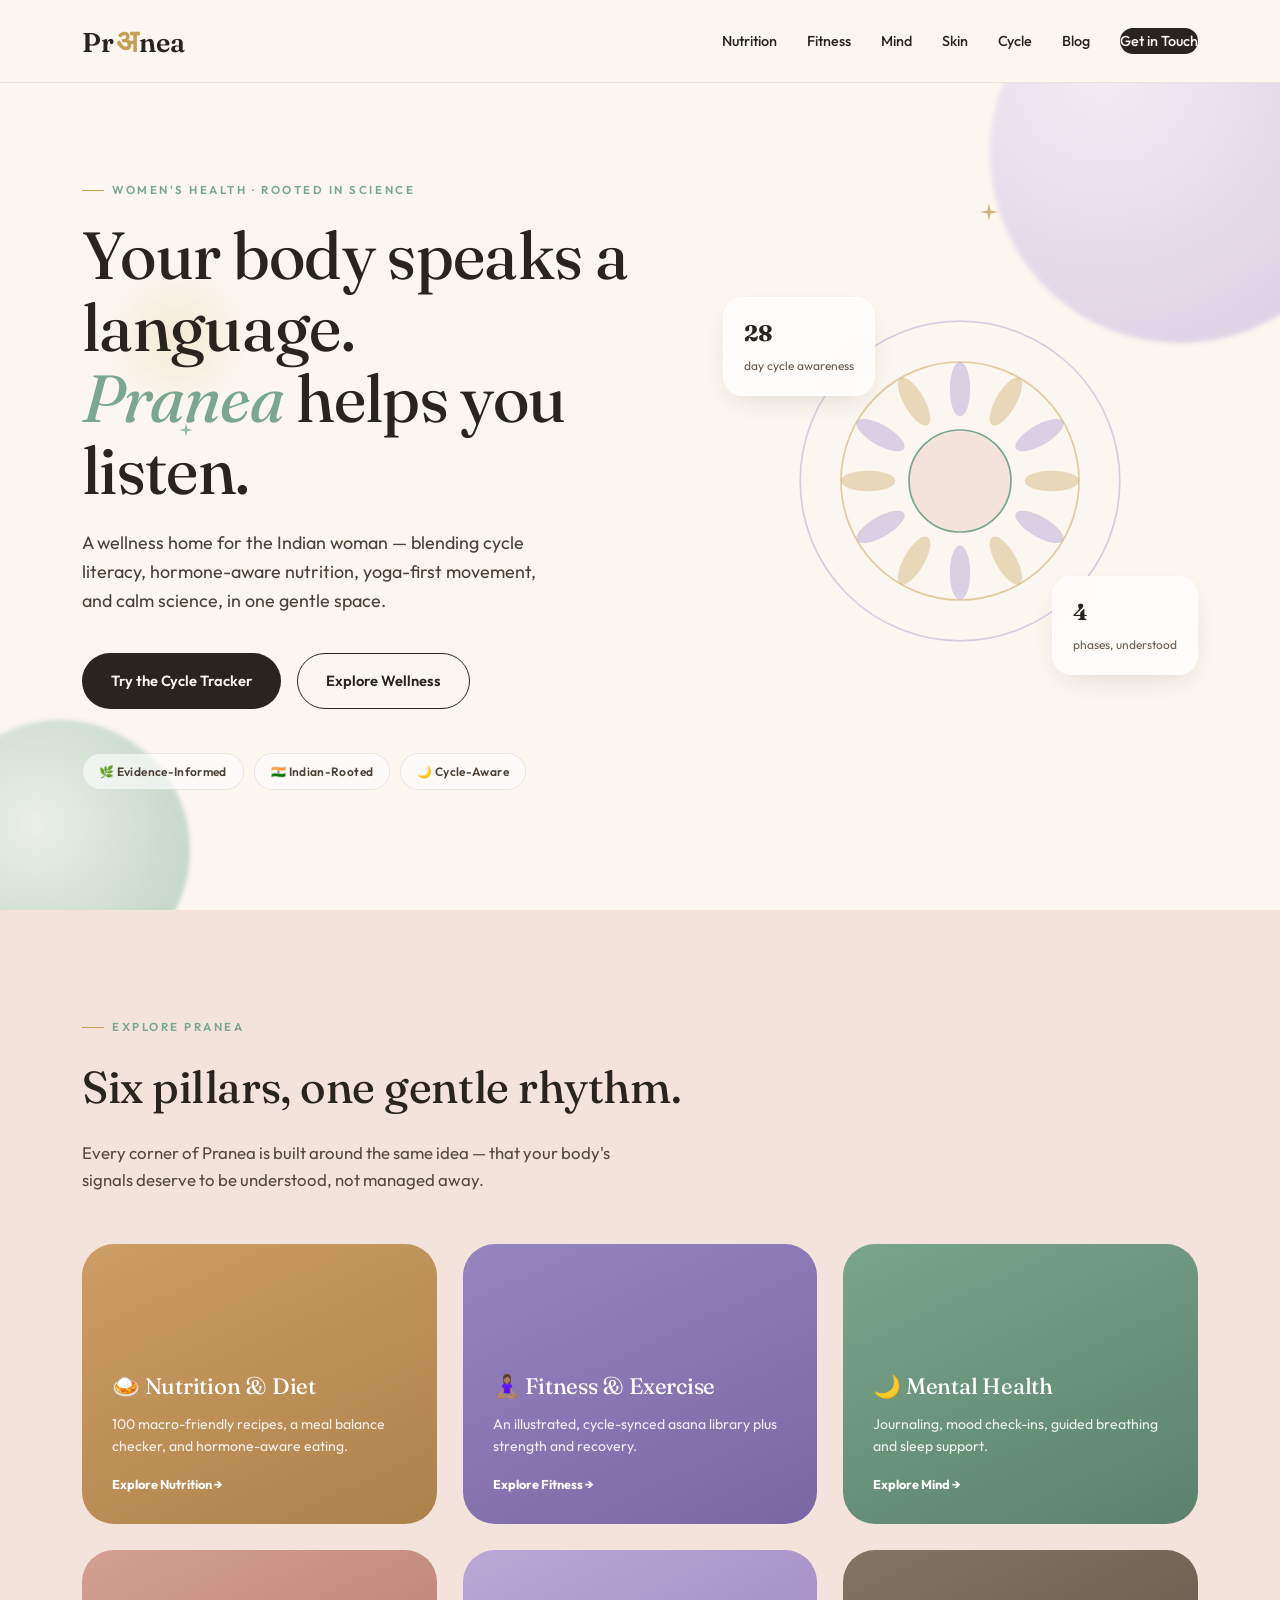
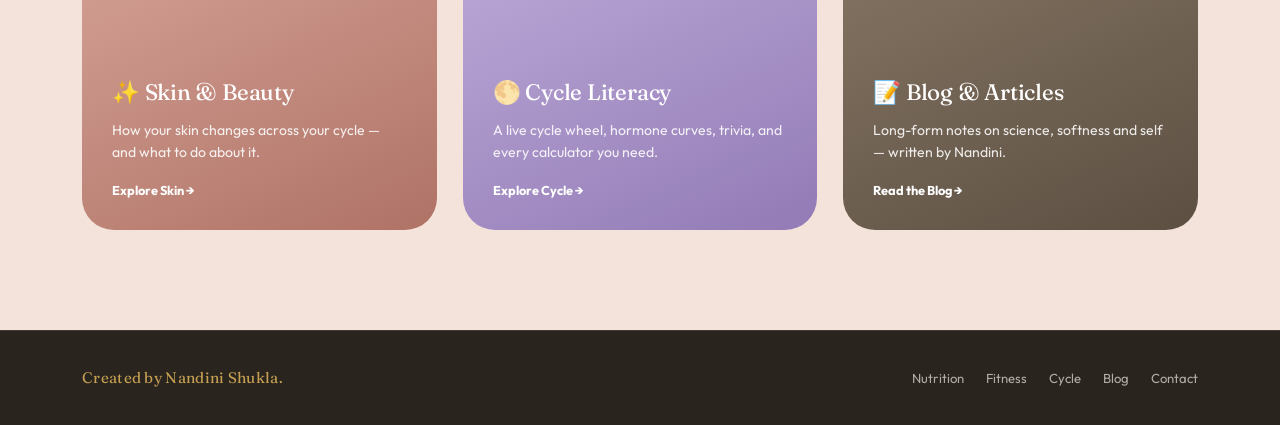
<file: index.html>
<!DOCTYPE html>
<html lang="en">
<head>
<meta charset="UTF-8">
<meta name="viewport" content="width=device-width, initial-scale=1.0">
<title>Pranea — Rooted in Science, Made for Her</title>
<meta name="description" content="Pranea is a women's health, fitness and cycle-literacy platform blending Indian wellness wisdom with biology-backed care.">
<link rel="preconnect" href="https://fonts.googleapis.com">
<link rel="preconnect" href="https://fonts.gstatic.com" crossorigin>
<link href="https://fonts.googleapis.com/css2?family=Fraunces:ital,opsz,wght@0,9..144,300;0,9..144,450;0,9..144,600;1,9..144,450&family=Outfit:wght@300;400;500;600;700&display=swap" rel="stylesheet">
<link rel="stylesheet" href="assets/style.css">
</head>
<body>

<header>
  <nav class="wrap">
    <a href="index.html" class="logo-mark" aria-label="Pranea — Home">Pr<span class="logo-dev">अ</span>nea</a>
    <ul class="nav-links" id="navLinks">
      <li><a href="nutrition.html">Nutrition</a></li>
      <li><a href="fitness.html">Fitness</a></li>
      <li><a href="mind.html">Mind</a></li>
      <li><a href="skin.html">Skin</a></li>
      <li><a href="cycle.html">Cycle</a></li>
      <li><a href="blog.html">Blog</a></li>
      <li><a href="contact.html" class="nav-cta">Get in Touch</a></li>
    </ul>
    <button class="burger" id="burgerBtn" aria-label="Toggle menu" aria-expanded="false"><span></span><span></span><span></span></button>
  </nav>
</header>

<section class="hero">
  <div class="blob b1"></div>
  <div class="blob b2"></div>
  <div class="blob b3"></div>
  <svg class="sparkle" style="top:120px; right:22%;" width="18" height="18" viewBox="0 0 24 24"><path d="M12 0 L14 10 L24 12 L14 14 L12 24 L10 14 L0 12 L10 10 Z" fill="#C6A052"/></svg>
  <svg class="sparkle" style="top:340px; left:14%; animation-delay:1.2s;" width="14" height="14" viewBox="0 0 24 24"><path d="M12 0 L14 10 L24 12 L14 14 L12 24 L10 14 L0 12 L10 10 Z" fill="#79A88F"/></svg>

  <div class="wrap hero-grid">
    <div>
      <span class="eyebrow">Women's Health · Rooted in Science</span>
      <h1>Your body speaks a language.<br><em>Pranea</em> helps you listen.</h1>
      <p class="lede">A wellness home for the Indian woman — blending cycle literacy, hormone-aware nutrition, yoga-first movement, and calm science, in one gentle space.</p>
      <div class="hero-ctas">
        <a href="cycle.html" class="btn btn-primary">Try the Cycle Tracker</a>
        <a href="nutrition.html" class="btn btn-ghost">Explore Wellness</a>
      </div>
      <div class="hero-chips">
        <span class="chip">🌿 Evidence-Informed</span>
        <span class="chip">🇮🇳 Indian-Rooted</span>
        <span class="chip">🌙 Cycle-Aware</span>
      </div>
    </div>
    <div class="hero-art">
      <svg class="mandala" viewBox="0 0 200 200" aria-hidden="true">
        <circle cx="100" cy="100" r="94" fill="none" stroke="#B6A3D6" stroke-width="1" opacity="0.5"/>
        <circle cx="100" cy="100" r="70" fill="none" stroke="#C6A052" stroke-width="1" opacity="0.5"/>
        <g opacity="0.85"><g id="petals"></g></g>
        <circle cx="100" cy="100" r="30" fill="#F4E3DA" stroke="#79A88F" stroke-width="1"/>
      </svg>
      <div class="hero-art-card c1"><strong>28</strong><span>day cycle awareness</span></div>
      <div class="hero-art-card c2"><strong>4</strong><span>phases, understood</span></div>
    </div>
  </div>
</section>

<section class="bg-blush">
  <div class="wrap">
    <div class="section-head reveal">
      <span class="eyebrow">Explore Pranea</span>
      <h2>Six pillars, one gentle rhythm.</h2>
      <p>Every corner of Pranea is built around the same idea — that your body's signals deserve to be understood, not managed away.</p>
    </div>
    <div class="grid grid-3">
      <a href="nutrition.html" class="pillar-card p1 reveal">
        <h3>🍛 Nutrition &amp; Diet</h3>
        <p>100 macro-friendly recipes, a meal balance checker, and hormone-aware eating.</p>
        <span class="pillar-link">Explore Nutrition →</span>
      </a>
      <a href="fitness.html" class="pillar-card p2 reveal">
        <h3>🧘🏽‍♀️ Fitness &amp; Exercise</h3>
        <p>An illustrated, cycle-synced asana library plus strength and recovery.</p>
        <span class="pillar-link">Explore Fitness →</span>
      </a>
      <a href="mind.html" class="pillar-card p3 reveal">
        <h3>🌙 Mental Health</h3>
        <p>Journaling, mood check-ins, guided breathing and sleep support.</p>
        <span class="pillar-link">Explore Mind →</span>
      </a>
      <a href="skin.html" class="pillar-card p4 reveal">
        <h3>✨ Skin &amp; Beauty</h3>
        <p>How your skin changes across your cycle — and what to do about it.</p>
        <span class="pillar-link">Explore Skin →</span>
      </a>
      <a href="cycle.html" class="pillar-card p5 reveal">
        <h3>🌕 Cycle Literacy</h3>
        <p>A live cycle wheel, hormone curves, trivia, and every calculator you need.</p>
        <span class="pillar-link">Explore Cycle →</span>
      </a>
      <a href="blog.html" class="pillar-card p6 reveal">
        <h3>📝 Blog &amp; Articles</h3>
        <p>Long-form notes on science, softness and self — written by Nandini.</p>
        <span class="pillar-link">Read the Blog →</span>
      </a>
    </div>
  </div>
</section>

<footer>
  <div class="wrap footer-wrap">
    <span class="footer-credit">Created by Nandini Shukla.</span>
    <ul class="footer-links">
      <li><a href="nutrition.html">Nutrition</a></li>
      <li><a href="fitness.html">Fitness</a></li>
      <li><a href="cycle.html">Cycle</a></li>
      <li><a href="blog.html">Blog</a></li>
      <li><a href="contact.html">Contact</a></li>
    </ul>
  </div>
</footer>

<script src="assets/main.js"></script>
</body>
</html>
</file>
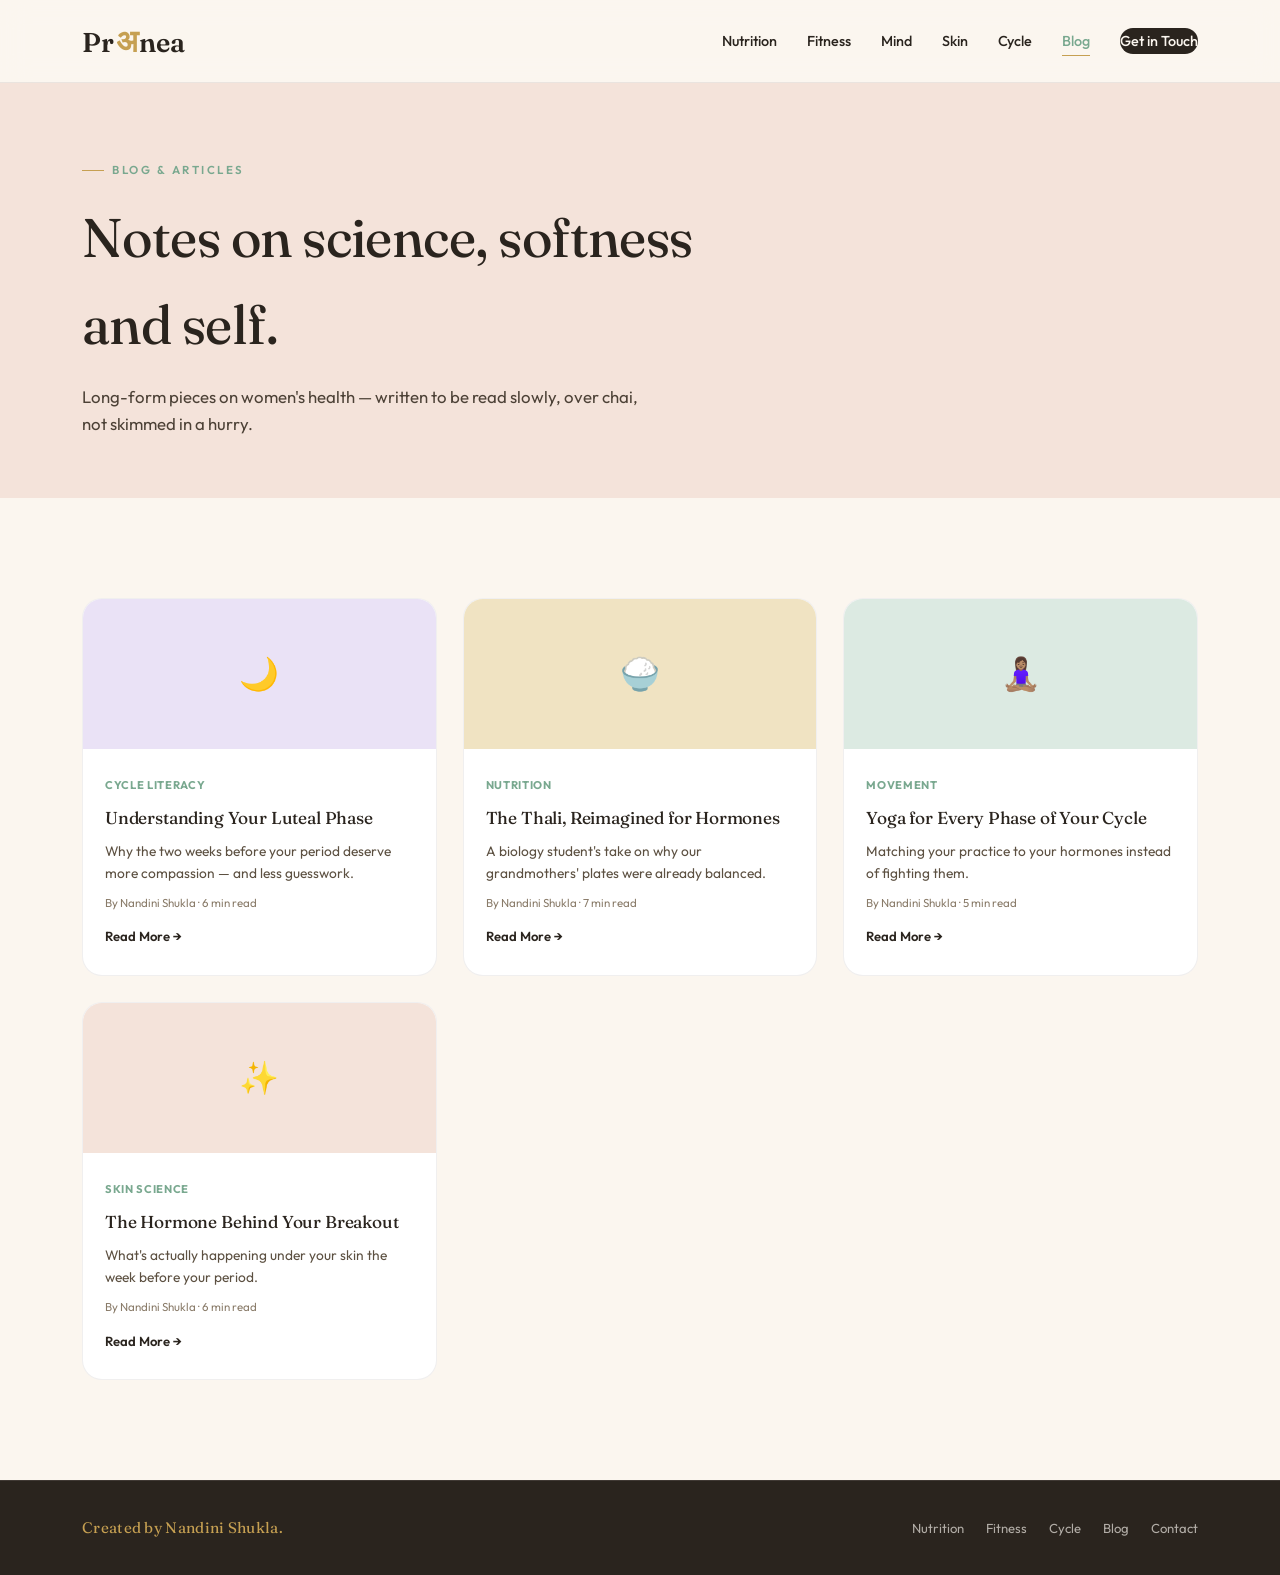
<file: blog.html>
<!DOCTYPE html>
<html lang="en">
<head>
<meta charset="UTF-8">
<meta name="viewport" content="width=device-width, initial-scale=1.0">
<title>Blog &amp; Articles — Pranea</title>
<meta name="description" content="Long-form notes on cycle science, Indian nutrition, movement and skin — written by Nandini Shukla.">
<link rel="preconnect" href="https://fonts.googleapis.com">
<link rel="preconnect" href="https://fonts.gstatic.com" crossorigin>
<link href="https://fonts.googleapis.com/css2?family=Fraunces:ital,opsz,wght@0,9..144,300;0,9..144,450;0,9..144,600;1,9..144,450&family=Outfit:wght@300;400;500;600;700&display=swap" rel="stylesheet">
<link rel="stylesheet" href="assets/style.css">
</head>
<body>

<header>
  <nav class="wrap">
    <a href="index.html" class="logo-mark" aria-label="Pranea — Home">Pr<span class="logo-dev">अ</span>nea</a>
    <ul class="nav-links" id="navLinks">
      <li><a href="nutrition.html">Nutrition</a></li>
      <li><a href="fitness.html">Fitness</a></li>
      <li><a href="mind.html">Mind</a></li>
      <li><a href="skin.html">Skin</a></li>
      <li><a href="cycle.html">Cycle</a></li>
      <li><a href="blog.html" class="active">Blog</a></li>
      <li><a href="contact.html" class="nav-cta">Get in Touch</a></li>
    </ul>
    <button class="burger" id="burgerBtn" aria-label="Toggle menu" aria-expanded="false"><span></span><span></span><span></span></button>
  </nav>
</header>

<section class="page-header bg-blush">
  <div class="wrap">
    <span class="eyebrow">Blog &amp; Articles</span>
    <h1>Notes on science, softness and self.</h1>
    <p class="lede">Long-form pieces on women's health — written to be read slowly, over chai, not skimmed in a hurry.</p>
  </div>
</section>

<section class="bg-ivory">
  <div class="wrap">
    <div class="grid blog-grid">
      <a href="blog/luteal-phase.html" class="blog-card reveal">
        <div class="blog-thumb" style="background:var(--lavender-soft);">🌙</div>
        <div class="blog-body">
          <span class="blog-tag">Cycle Literacy</span>
          <h3>Understanding Your Luteal Phase</h3>
          <p>Why the two weeks before your period deserve more compassion — and less guesswork.</p>
          <div class="blog-meta">By Nandini Shukla · 6 min read</div>
          <span class="blog-read">Read More →</span>
        </div>
      </a>
      <a href="blog/thali-reimagined.html" class="blog-card reveal">
        <div class="blog-thumb" style="background:var(--gold-soft);">🍚</div>
        <div class="blog-body">
          <span class="blog-tag">Nutrition</span>
          <h3>The Thali, Reimagined for Hormones</h3>
          <p>A biology student's take on why our grandmothers' plates were already balanced.</p>
          <div class="blog-meta">By Nandini Shukla · 7 min read</div>
          <span class="blog-read">Read More →</span>
        </div>
      </a>
      <a href="blog/yoga-for-your-cycle.html" class="blog-card reveal">
        <div class="blog-thumb" style="background:var(--emerald-soft);">🧘🏽‍♀️</div>
        <div class="blog-body">
          <span class="blog-tag">Movement</span>
          <h3>Yoga for Every Phase of Your Cycle</h3>
          <p>Matching your practice to your hormones instead of fighting them.</p>
          <div class="blog-meta">By Nandini Shukla · 5 min read</div>
          <span class="blog-read">Read More →</span>
        </div>
      </a>
      <a href="blog/skin-science-cycle.html" class="blog-card reveal">
        <div class="blog-thumb" style="background:var(--blush);">✨</div>
        <div class="blog-body">
          <span class="blog-tag">Skin Science</span>
          <h3>The Hormone Behind Your Breakout</h3>
          <p>What's actually happening under your skin the week before your period.</p>
          <div class="blog-meta">By Nandini Shukla · 6 min read</div>
          <span class="blog-read">Read More →</span>
        </div>
      </a>
    </div>
  </div>
</section>

<footer>
  <div class="wrap footer-wrap">
    <span class="footer-credit">Created by Nandini Shukla.</span>
    <ul class="footer-links">
      <li><a href="nutrition.html">Nutrition</a></li>
      <li><a href="fitness.html">Fitness</a></li>
      <li><a href="cycle.html">Cycle</a></li>
      <li><a href="blog.html">Blog</a></li>
      <li><a href="contact.html">Contact</a></li>
    </ul>
  </div>
</footer>

<script src="assets/main.js"></script>
</body>
</html>
</file>
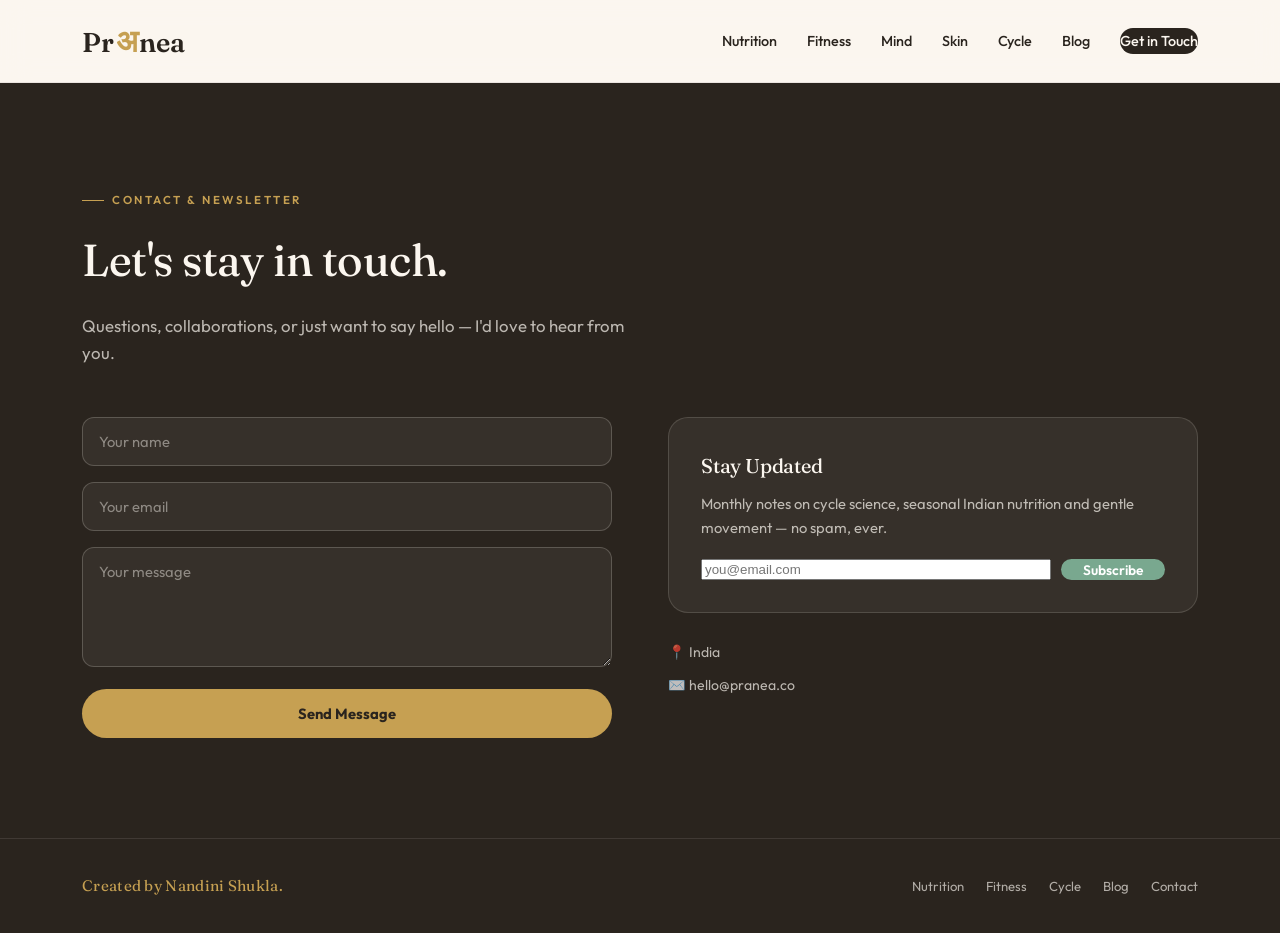
<file: contact.html>
<!DOCTYPE html>
<html lang="en">
<head>
<meta charset="UTF-8">
<meta name="viewport" content="width=device-width, initial-scale=1.0">
<title>Contact &amp; Newsletter — Pranea</title>
<meta name="description" content="Get in touch with Pranea, or subscribe for monthly notes on cycle science, seasonal nutrition and gentle movement.">
<link rel="preconnect" href="https://fonts.googleapis.com">
<link rel="preconnect" href="https://fonts.gstatic.com" crossorigin>
<link href="https://fonts.googleapis.com/css2?family=Fraunces:ital,opsz,wght@0,9..144,300;0,9..144,450;0,9..144,600;1,9..144,450&family=Outfit:wght@300;400;500;600;700&display=swap" rel="stylesheet">
<link rel="stylesheet" href="assets/style.css">
</head>
<body>

<header>
  <nav class="wrap">
    <a href="index.html" class="logo-mark" aria-label="Pranea — Home">Pr<span class="logo-dev">अ</span>nea</a>
    <ul class="nav-links" id="navLinks">
      <li><a href="nutrition.html">Nutrition</a></li>
      <li><a href="fitness.html">Fitness</a></li>
      <li><a href="mind.html">Mind</a></li>
      <li><a href="skin.html">Skin</a></li>
      <li><a href="cycle.html">Cycle</a></li>
      <li><a href="blog.html">Blog</a></li>
      <li><a href="contact.html" class="nav-cta active">Get in Touch</a></li>
    </ul>
    <button class="burger" id="burgerBtn" aria-label="Toggle menu" aria-expanded="false"><span></span><span></span><span></span></button>
  </nav>
</header>

<section class="contact-dark">
  <div class="wrap">
    <div class="section-head reveal">
      <span class="eyebrow">Contact &amp; Newsletter</span>
      <h2>Let's stay in touch.</h2>
      <p>Questions, collaborations, or just want to say hello — I'd love to hear from you.</p>
    </div>
    <div class="contact-layout">
      <form class="contact-form reveal" id="contactForm">
        <input type="text" placeholder="Your name" required>
        <input type="email" placeholder="Your email" required>
        <textarea placeholder="Your message" required></textarea>
        <button type="submit">Send Message</button>
        <span class="form-note" id="contactNote">Thank you — your message has been noted. I'll get back to you soon. 🌸</span>
      </form>

      <div class="reveal">
        <div class="newsletter-card">
          <h3>Stay Updated</h3>
          <p>Monthly notes on cycle science, seasonal Indian nutrition and gentle movement — no spam, ever.</p>
          <form class="newsletter-row" id="newsletterForm">
            <input type="email" placeholder="you@email.com" required>
            <button type="submit">Subscribe</button>
          </form>
          <span class="form-note" id="newsletterNote">You're in! Thank you for subscribing. ✨</span>
        </div>
        <div class="contact-info">
          <span>📍 India</span>
          <span>✉️ hello@pranea.co</span>
        </div>
      </div>
    </div>
  </div>
</section>

<footer>
  <div class="wrap footer-wrap">
    <span class="footer-credit">Created by Nandini Shukla.</span>
    <ul class="footer-links">
      <li><a href="nutrition.html">Nutrition</a></li>
      <li><a href="fitness.html">Fitness</a></li>
      <li><a href="cycle.html">Cycle</a></li>
      <li><a href="blog.html">Blog</a></li>
      <li><a href="contact.html">Contact</a></li>
    </ul>
  </div>
</footer>

<script src="assets/main.js"></script>
</body>
</html>
</file>
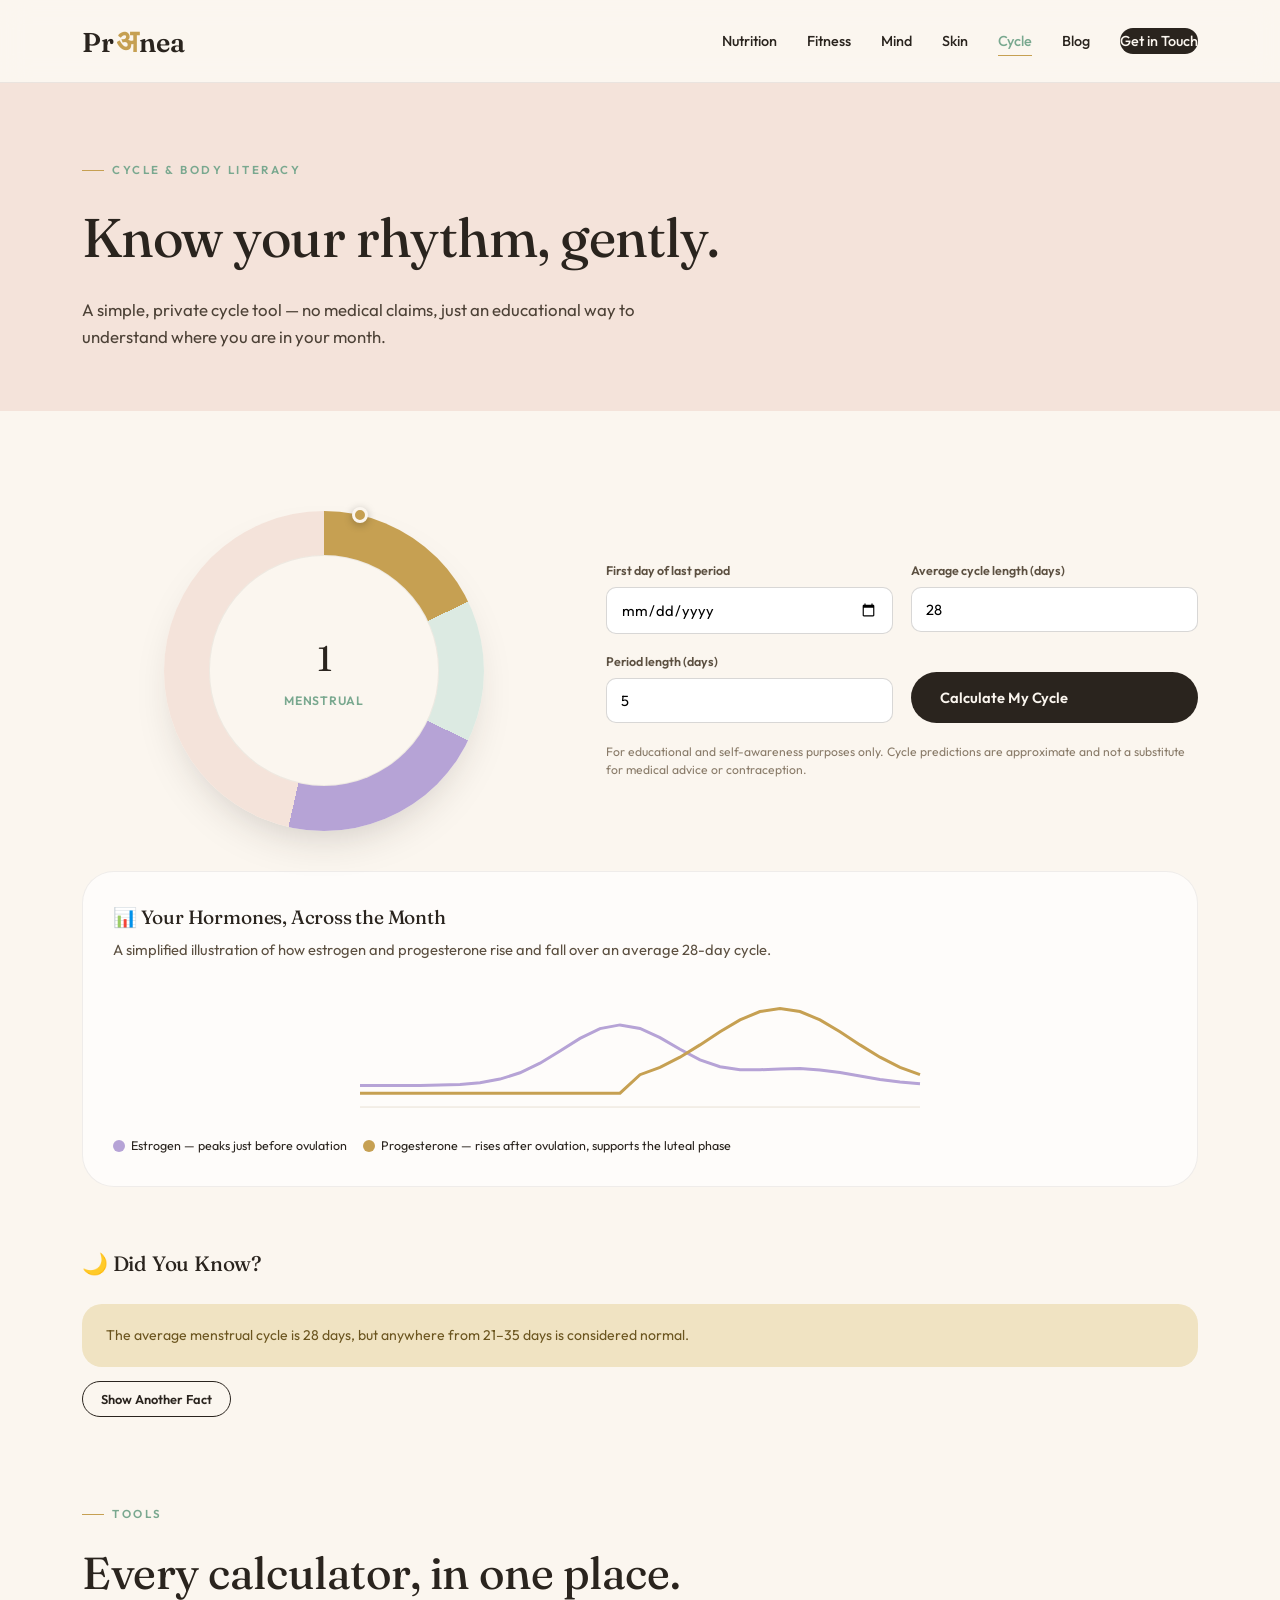
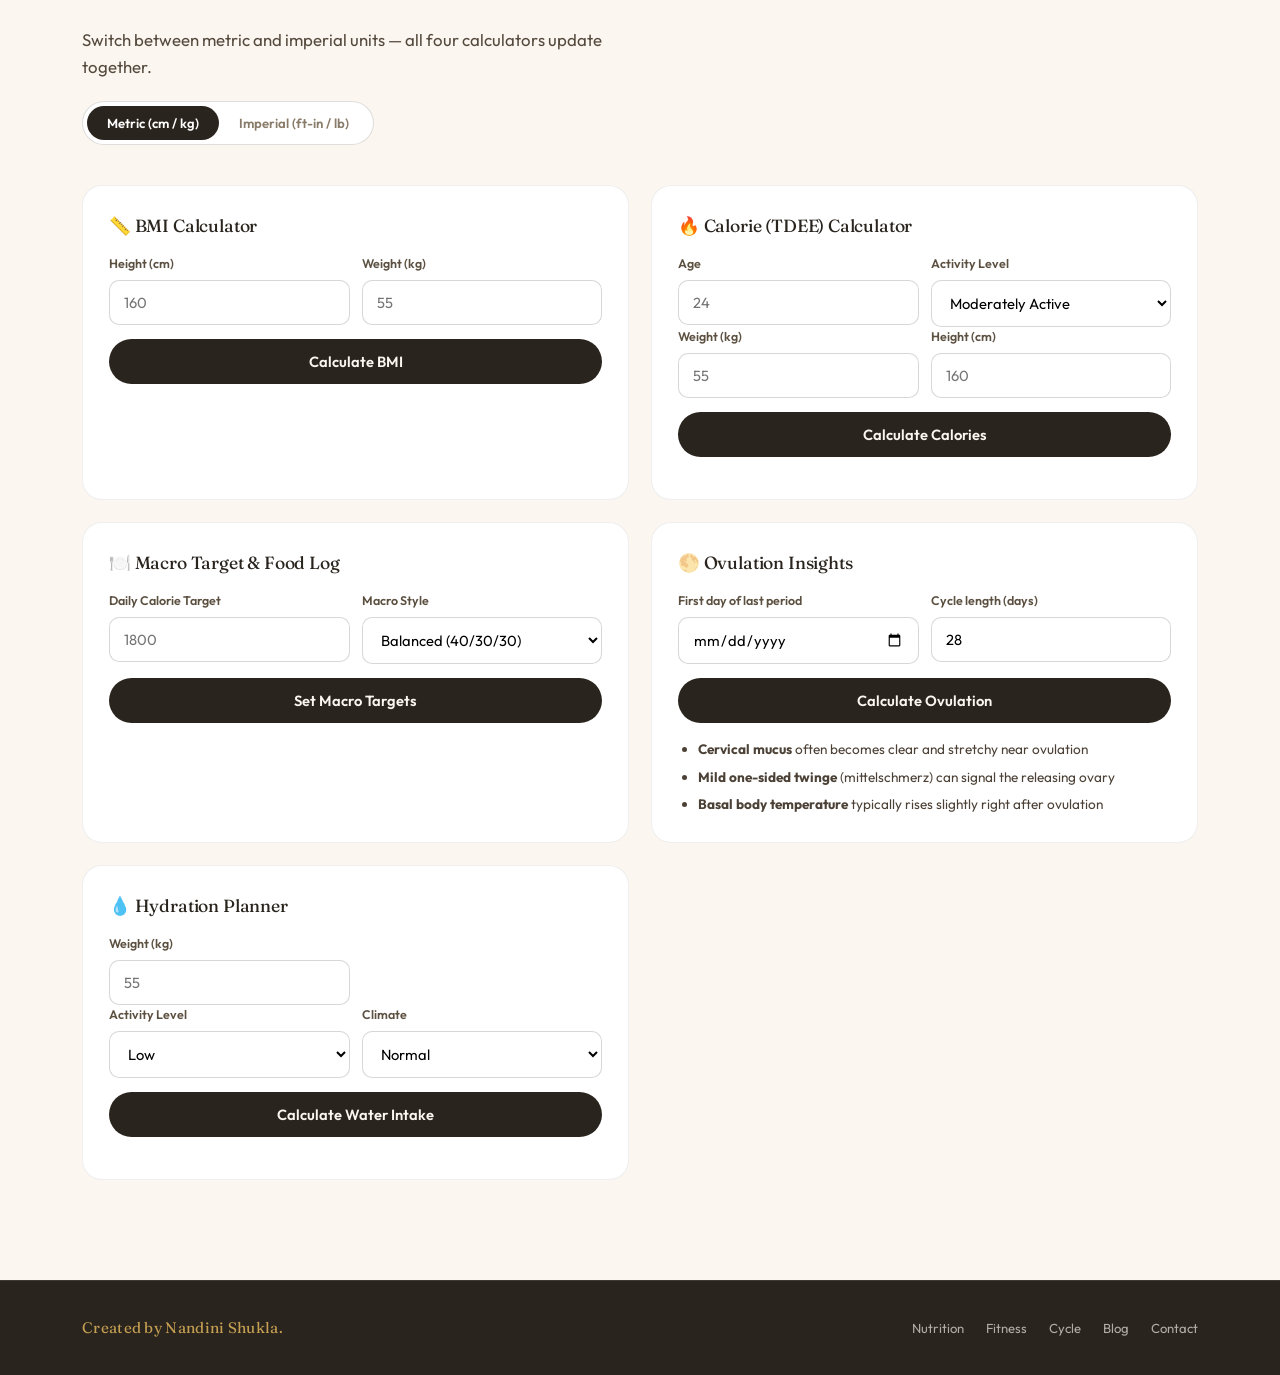
<file: cycle.html>
<!DOCTYPE html>
<html lang="en">
<head>
<meta charset="UTF-8">
<meta name="viewport" content="width=device-width, initial-scale=1.0">
<title>Cycle &amp; Body Literacy — Pranea</title>
<meta name="description" content="A live cycle wheel, hormone curves, fun facts, and every calculator you need — period tracker, BMI, TDEE, macros, ovulation and hydration.">
<link rel="preconnect" href="https://fonts.googleapis.com">
<link rel="preconnect" href="https://fonts.gstatic.com" crossorigin>
<link href="https://fonts.googleapis.com/css2?family=Fraunces:ital,opsz,wght@0,9..144,300;0,9..144,450;0,9..144,600;1,9..144,450&family=Outfit:wght@300;400;500;600;700&display=swap" rel="stylesheet">
<link rel="stylesheet" href="assets/style.css">
</head>
<body>

<header>
  <nav class="wrap">
    <a href="index.html" class="logo-mark" aria-label="Pranea — Home">Pr<span class="logo-dev">अ</span>nea</a>
    <ul class="nav-links" id="navLinks">
      <li><a href="nutrition.html">Nutrition</a></li>
      <li><a href="fitness.html">Fitness</a></li>
      <li><a href="mind.html">Mind</a></li>
      <li><a href="skin.html">Skin</a></li>
      <li><a href="cycle.html" class="active">Cycle</a></li>
      <li><a href="blog.html">Blog</a></li>
      <li><a href="contact.html" class="nav-cta">Get in Touch</a></li>
    </ul>
    <button class="burger" id="burgerBtn" aria-label="Toggle menu" aria-expanded="false"><span></span><span></span><span></span></button>
  </nav>
</header>

<section class="page-header bg-blush">
  <div class="wrap">
    <span class="eyebrow">Cycle &amp; Body Literacy</span>
    <h1>Know your rhythm, gently.</h1>
    <p class="lede">A simple, private cycle tool — no medical claims, just an educational way to understand where you are in your month.</p>
  </div>
</section>

<section class="bg-ivory">
  <div class="wrap">

    <div class="module reveal">
      <div class="hormone-layout" style="grid-template-columns:0.9fr 1.1fr;">
        <div class="wheel-wrap">
          <div class="wheel" id="cycleWheel">
            <div class="wheel-marker" id="wheelMarker"></div>
            <div class="wheel-inner"><div class="day-num" id="dayNum">1</div><div class="phase-name" id="phaseName">Menstrual</div></div>
          </div>
        </div>
        <div>
          <div class="cycle-form">
            <div class="field"><label for="lastPeriod">First day of last period</label><input type="date" id="lastPeriod"></div>
            <div class="field"><label for="cycleLength">Average cycle length (days)</label><input type="number" id="cycleLength" value="28" min="20" max="45"></div>
            <div class="field"><label for="periodLength">Period length (days)</label><input type="number" id="periodLength" value="5" min="2" max="10"></div>
            <div class="field" style="justify-content:flex-end;"><button class="btn btn-primary" id="calcCycleBtn" type="button">Calculate My Cycle</button></div>
          </div>
          <div class="cycle-results" id="cycleResults" style="display:none;">
            <div class="result-pill"><div class="label">Current Day</div><div class="value" id="resDay">—</div></div>
            <div class="result-pill"><div class="label">Current Phase</div><div class="value" id="resPhase">—</div></div>
            <div class="result-pill"><div class="label">Next Period (est.)</div><div class="value" id="resNext">—</div></div>
            <div class="result-pill"><div class="label">Fertile Window (est.)</div><div class="value" id="resFertile">—</div></div>
          </div>
          <p class="disclaimer">For educational and self-awareness purposes only. Cycle predictions are approximate and not a substitute for medical advice or contraception.</p>
        </div>
      </div>

      <div class="hormone-chart">
        <h4>📊 Your Hormones, Across the Month</h4>
        <p class="sub-line">A simplified illustration of how estrogen and progesterone rise and fall over an average 28-day cycle.</p>
        <div id="hormoneChart"></div>
        <div class="hormone-legend">
          <span><i style="background:#B6A3D6;"></i> Estrogen — peaks just before ovulation</span>
          <span><i style="background:#C6A052;"></i> Progesterone — rises after ovulation, supports the luteal phase</span>
        </div>
      </div>

      <div class="trivia-strip">
        <h3>🌙 Did You Know?</h3>
        <div class="fun-fact" id="triviaText"></div>
        <button class="btn btn-ghost btn-sm" id="triviaBtn" type="button" style="margin-top:14px;">Show Another Fact</button>
      </div>
    </div>

    <div class="module reveal" style="margin-top:80px;">
      <div class="section-head" style="margin-bottom:20px;">
        <span class="eyebrow">Tools</span>
        <h2>Every calculator, in one place.</h2>
        <p>Switch between metric and imperial units — all four calculators update together.</p>
      </div>
      <div class="unit-toggle" id="calcUnitToggle">
        <button class="active" data-unit="metric">Metric (cm / kg)</button>
        <button data-unit="imperial">Imperial (ft-in / lb)</button>
      </div>

      <div class="calc-grid">
        <div class="calc-card">
          <h4>📏 BMI Calculator</h4>
          <div class="calc-form met-fields">
            <div class="field"><label for="bmiHeightCm">Height (cm)</label><input type="number" id="bmiHeightCm" placeholder="160"></div>
            <div class="field"><label for="bmiWeightKg">Weight (kg)</label><input type="number" id="bmiWeightKg" placeholder="55"></div>
          </div>
          <div class="calc-form imp-fields" style="display:none;">
            <div class="field"><label for="bmiHeightFt">Height (ft)</label><input type="number" id="bmiHeightFt" placeholder="5"></div>
            <div class="field"><label for="bmiHeightIn">Height (in)</label><input type="number" id="bmiHeightIn" placeholder="4"></div>
            <div class="field" style="grid-column:1 / -1;"><label for="bmiWeightLb">Weight (lb)</label><input type="number" id="bmiWeightLb" placeholder="121"></div>
          </div>
          <button class="btn btn-primary calc-btn" id="bmiBtn" type="button">Calculate BMI</button>
          <div class="calc-result" id="bmiResult"></div>
        </div>

        <div class="calc-card">
          <h4>🔥 Calorie (TDEE) Calculator</h4>
          <div class="calc-form">
            <div class="field"><label for="tdeeAge">Age</label><input type="number" id="tdeeAge" placeholder="24"></div>
            <div class="field">
              <label for="tdeeActivity">Activity Level</label>
              <select id="tdeeActivity"><option value="1.2">Sedentary</option><option value="1.375">Lightly Active</option><option value="1.55" selected>Moderately Active</option><option value="1.725">Very Active</option></select>
            </div>
          </div>
          <div class="calc-form met-fields">
            <div class="field"><label for="tdeeWeightKg">Weight (kg)</label><input type="number" id="tdeeWeightKg" placeholder="55"></div>
            <div class="field"><label for="tdeeHeightCm">Height (cm)</label><input type="number" id="tdeeHeightCm" placeholder="160"></div>
          </div>
          <div class="calc-form imp-fields" style="display:none;">
            <div class="field"><label for="tdeeWeightLb">Weight (lb)</label><input type="number" id="tdeeWeightLb" placeholder="121"></div>
            <div class="field"><label for="tdeeHeightFt">Height (ft)</label><input type="number" id="tdeeHeightFt" placeholder="5"></div>
            <div class="field"><label for="tdeeHeightIn">Height (in)</label><input type="number" id="tdeeHeightIn" placeholder="4"></div>
          </div>
          <button class="btn btn-primary calc-btn" id="tdeeBtn" type="button">Calculate Calories</button>
          <div class="calc-result" id="tdeeResult"></div>
        </div>

        <div class="calc-card">
          <h4>🍽️ Macro Target &amp; Food Log</h4>
          <div class="calc-form">
            <div class="field"><label for="macroCal">Daily Calorie Target</label><input type="number" id="macroCal" placeholder="1800"></div>
            <div class="field">
              <label for="macroGoal">Macro Style</label>
              <select id="macroGoal"><option value="balanced">Balanced (40/30/30)</option><option value="highprotein">High Protein (35/40/25)</option><option value="lowcarb">Low Carb (20/40/40)</option></select>
            </div>
          </div>
          <button class="btn btn-primary calc-btn" id="macroBtn" type="button">Set Macro Targets</button>
          <div class="calc-result" id="macroResult"></div>
          <div class="macro-log" id="macroLog" style="display:none;">
            <p class="sub-line" style="margin-top:18px;">Quick-add today's food to see it against your target:</p>
            <div class="quick-add" id="quickAdd"></div>
            <div class="macro-bars" id="macroBars"></div>
            <button class="btn btn-ghost" id="resetLogBtn" type="button" style="margin-top:12px;">Reset Today's Log</button>
          </div>
        </div>

        <div class="calc-card">
          <h4>🌕 Ovulation Insights</h4>
          <div class="calc-form">
            <div class="field"><label for="ovLast">First day of last period</label><input type="date" id="ovLast"></div>
            <div class="field"><label for="ovCycle">Cycle length (days)</label><input type="number" id="ovCycle" value="28"></div>
          </div>
          <button class="btn btn-primary calc-btn" id="ovBtn" type="button">Calculate Ovulation</button>
          <div class="calc-result" id="ovResult"></div>
          <ul class="routine-list" style="margin-top:14px; padding-left:20px;">
            <li style="font-size:0.85rem; color:#4c4136; list-style:disc; margin-bottom:6px;"><strong>Cervical mucus</strong> often becomes clear and stretchy near ovulation</li>
            <li style="font-size:0.85rem; color:#4c4136; list-style:disc; margin-bottom:6px;"><strong>Mild one-sided twinge</strong> (mittelschmerz) can signal the releasing ovary</li>
            <li style="font-size:0.85rem; color:#4c4136; list-style:disc;"><strong>Basal body temperature</strong> typically rises slightly right after ovulation</li>
          </ul>
        </div>

        <div class="calc-card">
          <h4>💧 Hydration Planner</h4>
          <div class="calc-form met-fields">
            <div class="field"><label for="weightInputKg">Weight (kg)</label><input type="number" id="weightInputKg" placeholder="55"></div>
          </div>
          <div class="calc-form imp-fields" style="display:none;">
            <div class="field"><label for="weightInputLb">Weight (lb)</label><input type="number" id="weightInputLb" placeholder="121"></div>
          </div>
          <div class="calc-form">
            <div class="field"><label for="activityInput">Activity Level</label><select id="activityInput"><option value="0">Low</option><option value="0.35">Moderate (30 min)</option><option value="0.7">High (60+ min)</option></select></div>
            <div class="field"><label for="climateInput">Climate</label><select id="climateInput"><option value="0">Normal</option><option value="0.5">Hot / Humid</option></select></div>
          </div>
          <button class="btn btn-primary calc-btn" id="hydrationBtn" type="button">Calculate Water Intake</button>
          <div class="calc-result hydration-result" id="hydrationResult"></div>
        </div>

      </div>
    </div>

  </div>
</section>

<footer>
  <div class="wrap footer-wrap">
    <span class="footer-credit">Created by Nandini Shukla.</span>
    <ul class="footer-links">
      <li><a href="nutrition.html">Nutrition</a></li>
      <li><a href="fitness.html">Fitness</a></li>
      <li><a href="cycle.html">Cycle</a></li>
      <li><a href="blog.html">Blog</a></li>
      <li><a href="contact.html">Contact</a></li>
    </ul>
  </div>
</footer>

<script src="assets/main.js"></script>
</body>
</html>
</file>
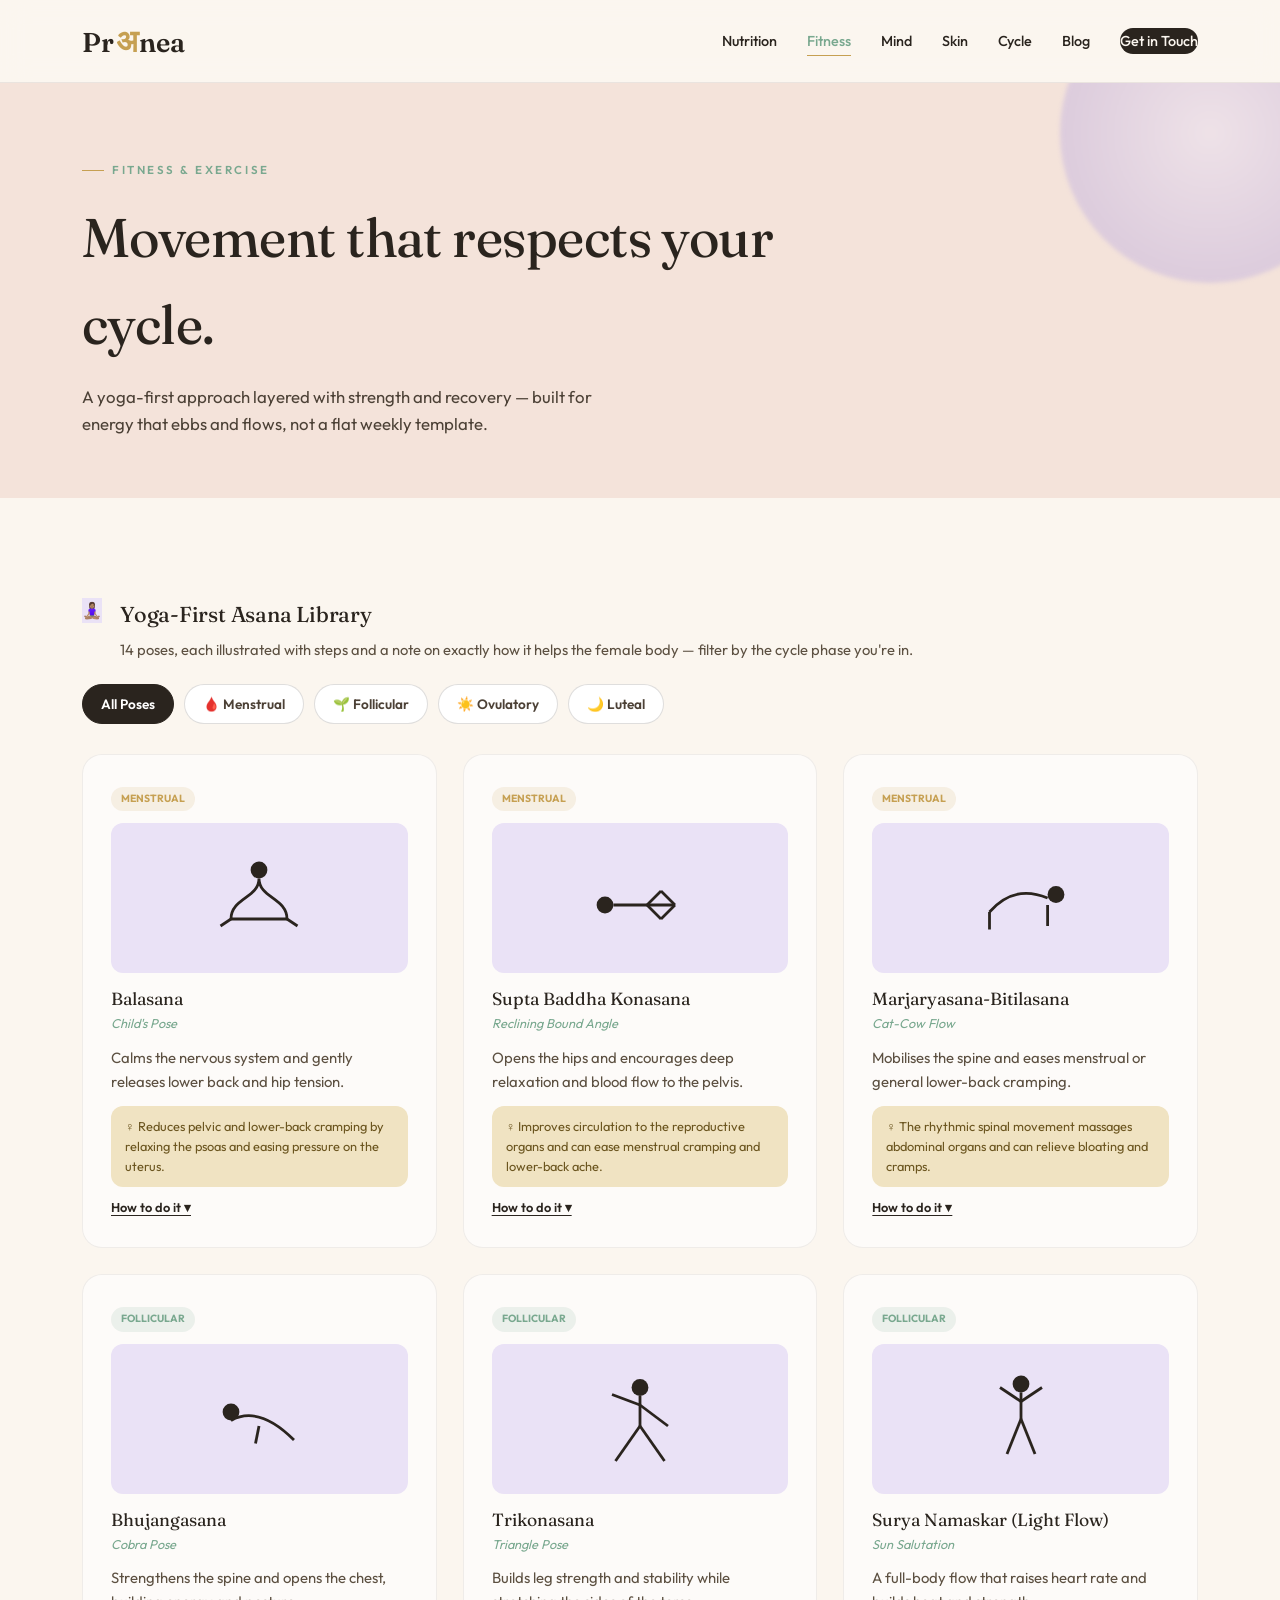
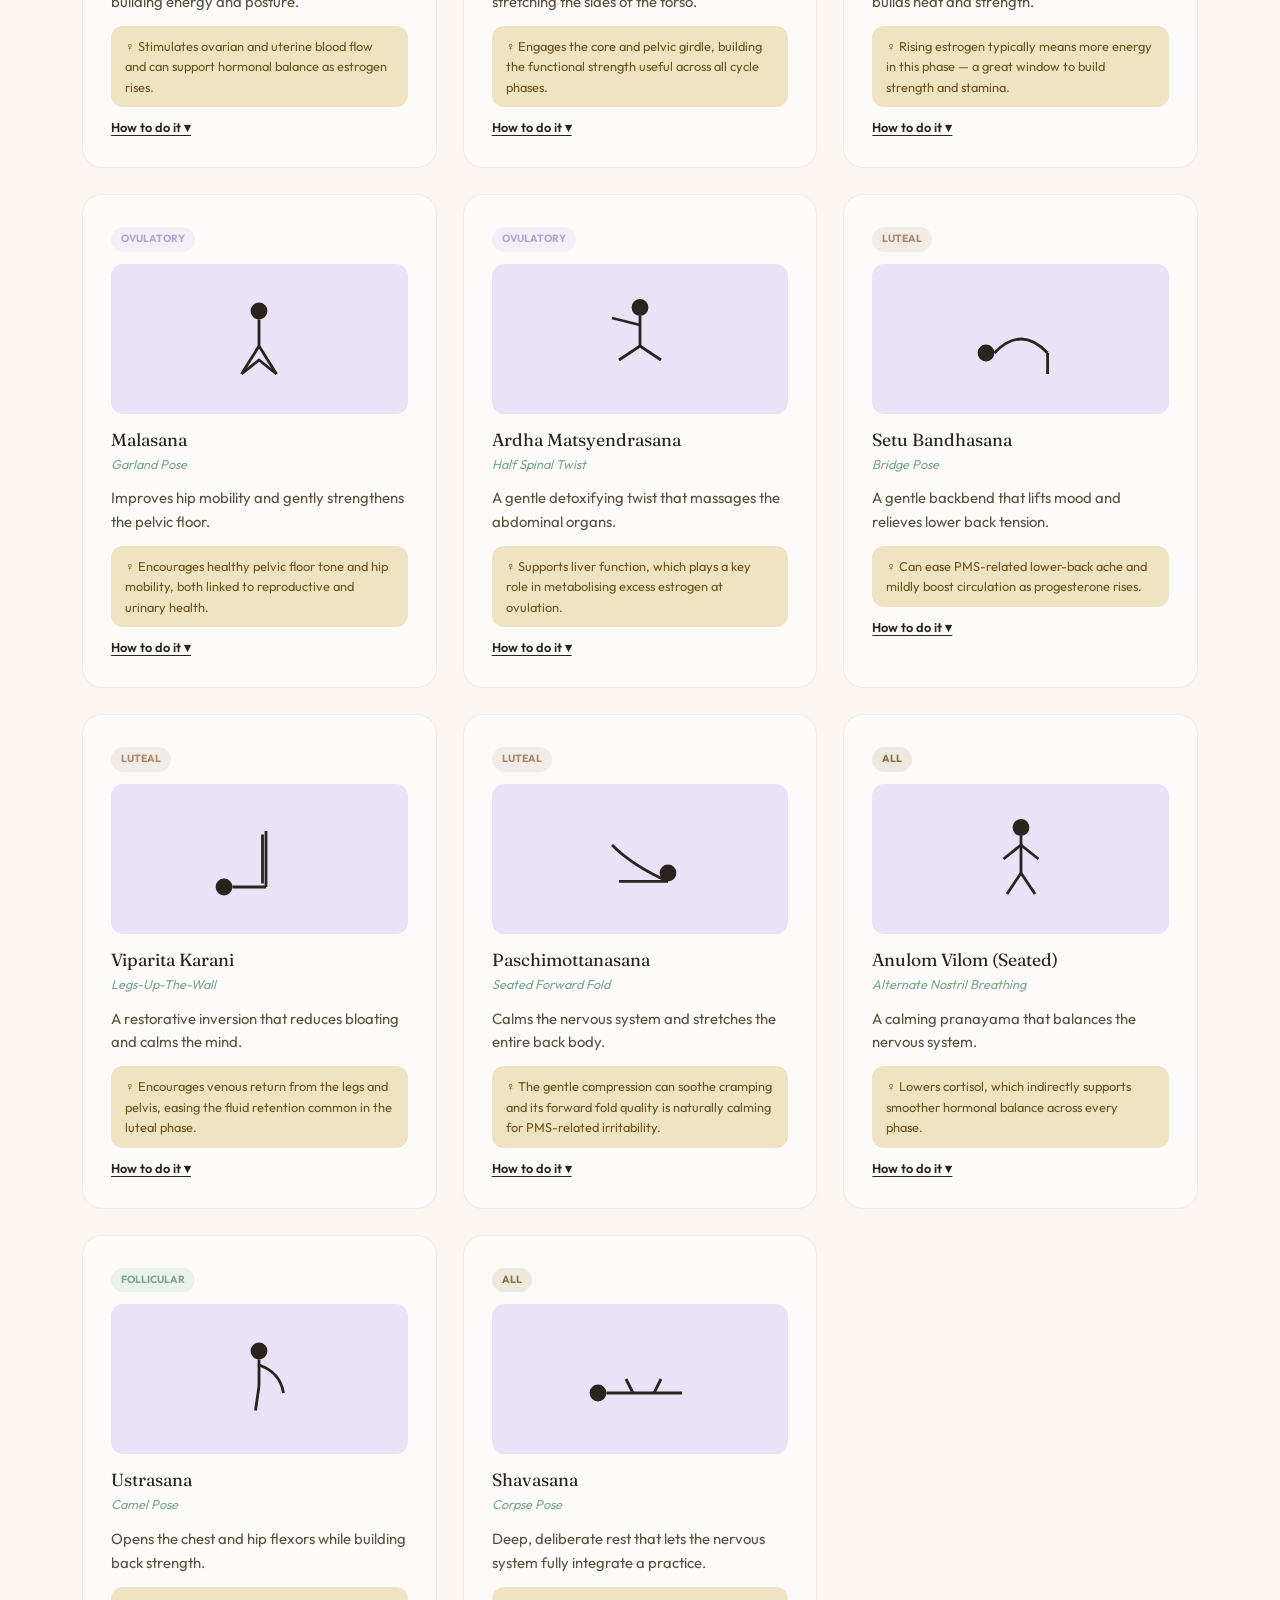
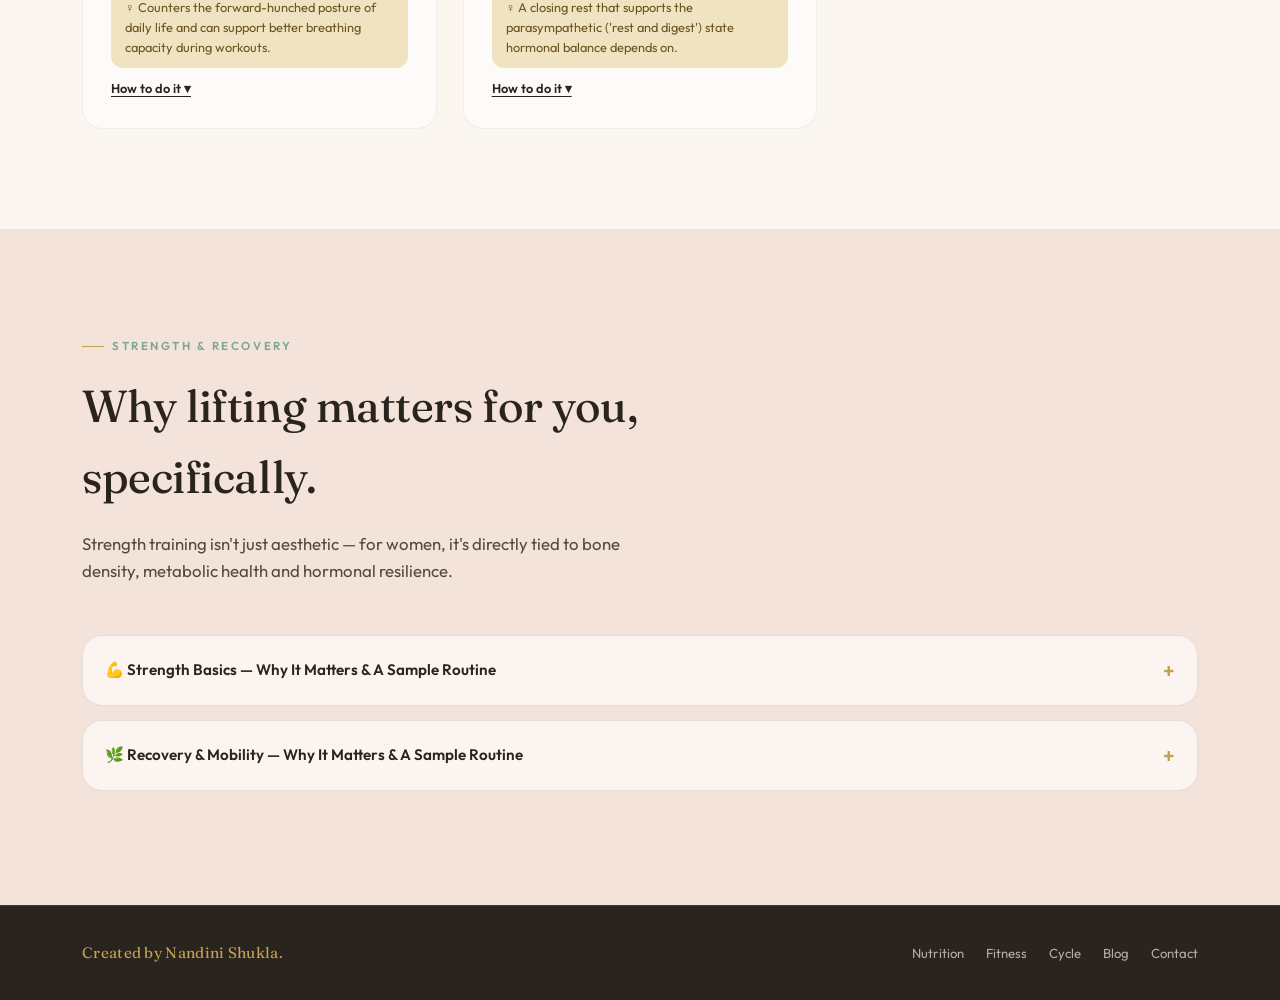
<file: fitness.html>
<!DOCTYPE html>
<html lang="en">
<head>
<meta charset="UTF-8">
<meta name="viewport" content="width=device-width, initial-scale=1.0">
<title>Fitness &amp; Exercise — Pranea</title>
<meta name="description" content="A yoga-first, illustrated asana library synced to your cycle, plus strength and recovery routines built for the female body.">
<link rel="preconnect" href="https://fonts.googleapis.com">
<link rel="preconnect" href="https://fonts.gstatic.com" crossorigin>
<link href="https://fonts.googleapis.com/css2?family=Fraunces:ital,opsz,wght@0,9..144,300;0,9..144,450;0,9..144,600;1,9..144,450&family=Outfit:wght@300;400;500;600;700&display=swap" rel="stylesheet">
<link rel="stylesheet" href="assets/style.css">
</head>
<body>

<header>
  <nav class="wrap">
    <a href="index.html" class="logo-mark" aria-label="Pranea — Home">Pr<span class="logo-dev">अ</span>nea</a>
    <ul class="nav-links" id="navLinks">
      <li><a href="nutrition.html">Nutrition</a></li>
      <li><a href="fitness.html" class="active">Fitness</a></li>
      <li><a href="mind.html">Mind</a></li>
      <li><a href="skin.html">Skin</a></li>
      <li><a href="cycle.html">Cycle</a></li>
      <li><a href="blog.html">Blog</a></li>
      <li><a href="contact.html" class="nav-cta">Get in Touch</a></li>
    </ul>
    <button class="burger" id="burgerBtn" aria-label="Toggle menu" aria-expanded="false"><span></span><span></span><span></span></button>
  </nav>
</header>

<section class="page-header bg-blush">
  <div class="blob b1" style="top:-100px; right:-80px; width:300px; height:300px; background:radial-gradient(circle,var(--lavender-soft),var(--lavender));"></div>
  <div class="wrap">
    <span class="eyebrow">Fitness &amp; Exercise</span>
    <h1>Movement that respects your cycle.</h1>
    <p class="lede">A yoga-first approach layered with strength and recovery — built for energy that ebbs and flows, not a flat weekly template.</p>
  </div>
</section>

<section class="bg-ivory">
  <div class="wrap">
    <div class="module reveal" style="padding-top:0;">
      <div class="module-head" style="margin-bottom:22px;">
        <div class="icon i-lav">🧘🏽‍♀️</div>
        <div><h3>Yoga-First Asana Library</h3><p>14 poses, each illustrated with steps and a note on exactly how it helps the female body — filter by the cycle phase you're in.</p></div>
      </div>
      <div class="phase-tabs" id="asanaTabs">
        <button class="phase-tab active" data-phase="All" style="--tab-color:#2A241E;">All Poses</button>
        <button class="phase-tab" data-phase="Menstrual" style="--tab-color:#C6A052;">🩸 Menstrual</button>
        <button class="phase-tab" data-phase="Follicular" style="--tab-color:#79A88F;">🌱 Follicular</button>
        <button class="phase-tab" data-phase="Ovulatory" style="--tab-color:#B6A3D6;">☀️ Ovulatory</button>
        <button class="phase-tab" data-phase="Luteal" style="--tab-color:#a9876b;">🌙 Luteal</button>
      </div>
      <div class="grid grid-3" id="asanaGrid" style="margin-top:30px;"></div>
    </div>
  </div>
</section>

<section class="bg-blush">
  <div class="wrap">
    <div class="section-head reveal">
      <span class="eyebrow">Strength &amp; Recovery</span>
      <h2>Why lifting matters for you, specifically.</h2>
      <p>Strength training isn't just aesthetic — for women, it's directly tied to bone density, metabolic health and hormonal resilience.</p>
    </div>

    <div class="info-accordion reveal">
      <div class="info-accordion-head"><span>💪 Strength Basics — Why It Matters &amp; A Sample Routine</span><span class="plus">+</span></div>
      <div class="info-accordion-body">
        <p><strong>Why it matters for women:</strong> Estrogen plays a protective role in bone density — resistance training builds bone mass while estrogen is available, creating a buffer for the years ahead. It also improves insulin sensitivity, which can ease PCOS-related symptoms, and builds the muscular support your pelvic floor and lower back rely on through every phase.</p>
        <p><strong>15-Minute Beginner Circuit · 2–3x / week</strong></p>
        <ul>
          <li><strong>Bodyweight Squats</strong> — 3 sets × 12 reps — builds lower-body and pelvic-floor strength</li>
          <li><strong>Wall or Knee Push-Ups</strong> — 3 sets × 8–10 reps — upper-body and core strength</li>
          <li><strong>Glute Bridges</strong> — 3 sets × 15 reps — strengthens glutes and lower back</li>
          <li><strong>Standing Resistance-Band Rows</strong> — 3 sets × 12 reps — supports posture</li>
          <li><strong>Dead Bug</strong> — 3 sets × 10 reps/side — deep core stability</li>
        </ul>
        <p><strong>Progressing further (intermediate):</strong> Add light dumbbells to squats and rows, introduce a Romanian deadlift for the hamstrings and glutes, and build up to a full push-up. Aim to increase reps or resistance every 2–3 weeks, not every session.</p>
        <p style="font-size:0.8rem; color:#8a7c6a;">Best done in the follicular or ovulatory phase, when energy and strength typically peak — you can still train in luteal or menstrual weeks, just expect to lift a little lighter.</p>
      </div>
    </div>

    <div class="info-accordion reveal">
      <div class="info-accordion-head"><span>🌿 Recovery &amp; Mobility — Why It Matters &amp; A Sample Routine</span><span class="plus">+</span></div>
      <div class="info-accordion-body">
        <p><strong>Why it matters for women:</strong> Recovery isn't laziness — it's when muscle actually rebuilds and your nervous system resets. This matters even more across a cycle, since the luteal and menstrual phases naturally lower your tolerance for high-intensity training. Respecting that rhythm reduces injury risk and burnout.</p>
        <p><strong>10-Minute Mobility Reset · Daily or as needed</strong></p>
        <ul>
          <li><strong>Neck &amp; Shoulder Rolls</strong> — 1 minute — releases desk-day tension</li>
          <li><strong>Cat-Cow Flow</strong> — 8 rounds — mobilises the spine, eases cramps</li>
          <li><strong>Seated Forward Fold</strong> — hold 60 seconds — calms the nervous system</li>
          <li><strong>Figure-4 Hip Stretch</strong> — 45 seconds/side — releases hip and glute tightness</li>
          <li><strong>Legs-Up-the-Wall</strong> — 5 minutes — reduces bloating and lower-body swelling</li>
        </ul>
        <p><strong>Signs you need a recovery day:</strong> unusually sore muscles beyond 48 hours, poor sleep, irritability, or a resting heart rate noticeably higher than usual. All are signals to swap strength training for mobility work.</p>
        <p style="font-size:0.8rem; color:#8a7c6a;">Ideal during menstrual or luteal phases, or any low-energy day — this is maintenance, not a step backward.</p>
      </div>
    </div>
  </div>
</section>

<footer>
  <div class="wrap footer-wrap">
    <span class="footer-credit">Created by Nandini Shukla.</span>
    <ul class="footer-links">
      <li><a href="nutrition.html">Nutrition</a></li>
      <li><a href="fitness.html">Fitness</a></li>
      <li><a href="cycle.html">Cycle</a></li>
      <li><a href="blog.html">Blog</a></li>
      <li><a href="contact.html">Contact</a></li>
    </ul>
  </div>
</footer>

<script src="assets/main.js"></script>
</body>
</html>
</file>
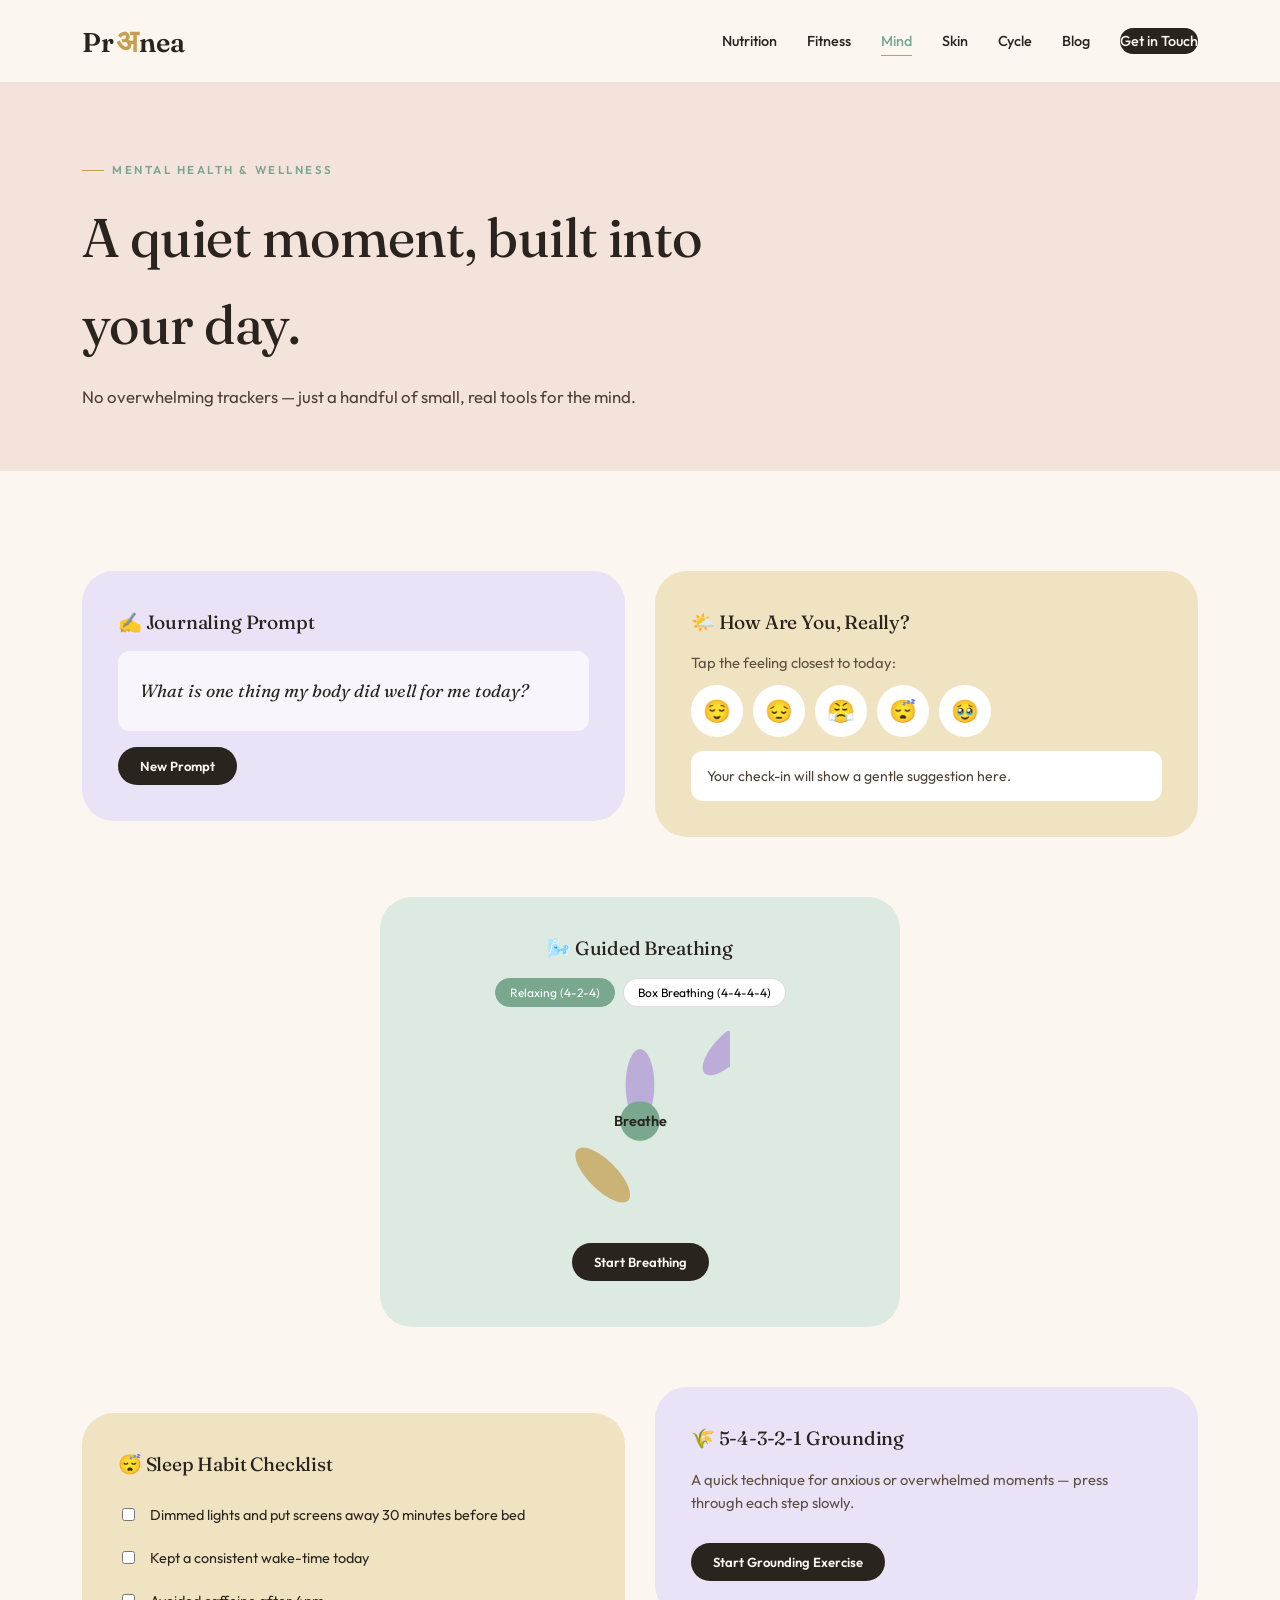
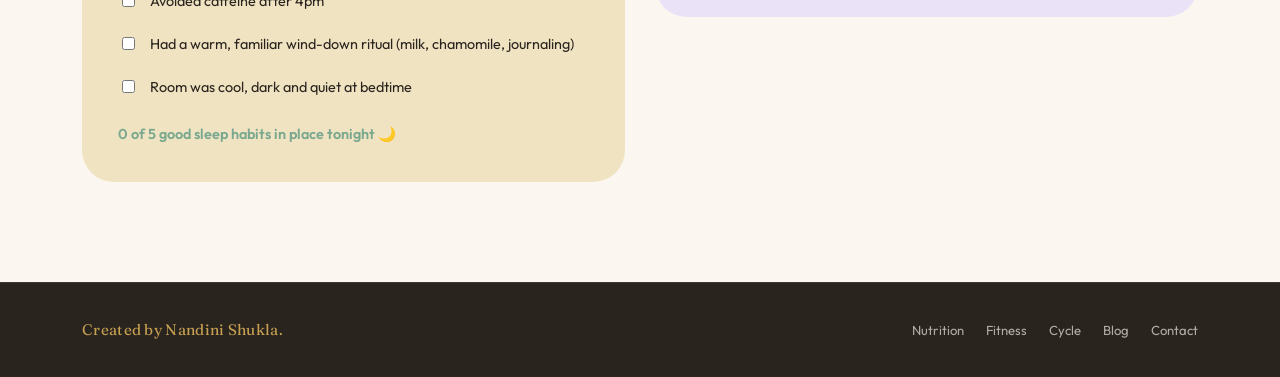
<file: mind.html>
<!DOCTYPE html>
<html lang="en">
<head>
<meta charset="UTF-8">
<meta name="viewport" content="width=device-width, initial-scale=1.0">
<title>Mental Health &amp; Wellness — Pranea</title>
<meta name="description" content="A quiet moment built into your day — journaling prompts, mood check-ins, guided breathing, sleep support and grounding techniques.">
<link rel="preconnect" href="https://fonts.googleapis.com">
<link rel="preconnect" href="https://fonts.gstatic.com" crossorigin>
<link href="https://fonts.googleapis.com/css2?family=Fraunces:ital,opsz,wght@0,9..144,300;0,9..144,450;0,9..144,600;1,9..144,450&family=Outfit:wght@300;400;500;600;700&display=swap" rel="stylesheet">
<link rel="stylesheet" href="assets/style.css">
</head>
<body>

<header>
  <nav class="wrap">
    <a href="index.html" class="logo-mark" aria-label="Pranea — Home">Pr<span class="logo-dev">अ</span>nea</a>
    <ul class="nav-links" id="navLinks">
      <li><a href="nutrition.html">Nutrition</a></li>
      <li><a href="fitness.html">Fitness</a></li>
      <li><a href="mind.html" class="active">Mind</a></li>
      <li><a href="skin.html">Skin</a></li>
      <li><a href="cycle.html">Cycle</a></li>
      <li><a href="blog.html">Blog</a></li>
      <li><a href="contact.html" class="nav-cta">Get in Touch</a></li>
    </ul>
    <button class="burger" id="burgerBtn" aria-label="Toggle menu" aria-expanded="false"><span></span><span></span><span></span></button>
  </nav>
</header>

<section class="page-header bg-blush">
  <div class="wrap">
    <span class="eyebrow">Mental Health &amp; Wellness</span>
    <h1>A quiet moment, built into your day.</h1>
    <p class="lede">No overwhelming trackers — just a handful of small, real tools for the mind.</p>
  </div>
</section>

<section class="bg-ivory">
  <div class="wrap">

    <div class="module reveal">
      <div class="mind-grid">
        <div class="mind-card">
          <h3>✍️ Journaling Prompt</h3>
          <div class="prompt-box" id="promptBox">What is one thing my body did well for me today?</div>
          <button class="prompt-btn" id="promptBtn">New Prompt</button>
        </div>
        <div class="mind-card" style="background:var(--gold-soft);">
          <h3>🌤️ How Are You, Really?</h3>
          <p class="sub-line">Tap the feeling closest to today:</p>
          <div class="mood-row" id="moodRow">
            <button class="mood-btn">😌</button>
            <button class="mood-btn">😔</button>
            <button class="mood-btn">😤</button>
            <button class="mood-btn">😴</button>
            <button class="mood-btn">🥹</button>
          </div>
          <div class="mood-suggestion" id="moodSuggestion">Your check-in will show a gentle suggestion here.</div>
        </div>
      </div>
    </div>

    <div class="module reveal">
      <div class="mind-card" style="background:var(--emerald-soft); max-width:520px; margin:0 auto;">
        <h3 style="text-align:center;">🌬️ Guided Breathing</h3>
        <div class="breathe-mode-row">
          <button class="mode-btn active" data-mode="relax">Relaxing (4-2-4)</button>
          <button class="mode-btn" data-mode="box">Box Breathing (4-4-4-4)</button>
        </div>
        <div class="breathe-wrap">
          <div class="breathe-svg-wrap">
            <svg viewBox="0 0 200 200" width="180" height="180">
              <g>
                <ellipse class="lotus-petal" cx="100" cy="60" rx="16" ry="40" fill="#B6A3D6" opacity="0.85"/>
                <ellipse class="lotus-petal" cx="100" cy="60" rx="16" ry="40" fill="#B6A3D6" opacity="0.85" transform="rotate(45 100 100)"/>
                <ellipse class="lotus-petal" cx="100" cy="60" rx="16" ry="40" fill="#C6A052" opacity="0.75" transform="rotate(90 100 100)"/>
                <ellipse class="lotus-petal" cx="100" cy="60" rx="16" ry="40" fill="#B6A3D6" opacity="0.85" transform="rotate(135 100 100)"/>
                <ellipse class="lotus-petal" cx="100" cy="60" rx="16" ry="40" fill="#B6A3D6" opacity="0.85" transform="rotate(180 100 100)"/>
                <ellipse class="lotus-petal" cx="100" cy="60" rx="16" ry="40" fill="#C6A052" opacity="0.75" transform="rotate(225 100 100)"/>
                <ellipse class="lotus-petal" cx="100" cy="60" rx="16" ry="40" fill="#B6A3D6" opacity="0.85" transform="rotate(270 100 100)"/>
                <ellipse class="lotus-petal" cx="100" cy="60" rx="16" ry="40" fill="#C6A052" opacity="0.75" transform="rotate(315 100 100)"/>
                <circle cx="100" cy="100" r="22" fill="#79A88F"/>
              </g>
            </svg>
            <div class="breathe-label" id="breatheLabel">Breathe</div>
          </div>
          <button class="prompt-btn" id="breatheBtn">Start Breathing</button>
        </div>
      </div>
    </div>

    <div class="module reveal">
      <div class="mind-grid">
        <div class="mind-card sleep-quiz" style="background:var(--gold-soft);">
          <h3>😴 Sleep Habit Checklist</h3>
          <ul class="sleep-list" id="sleepList">
            <li><input type="checkbox"><span>Dimmed lights and put screens away 30 minutes before bed</span></li>
            <li><input type="checkbox"><span>Kept a consistent wake-time today</span></li>
            <li><input type="checkbox"><span>Avoided caffeine after 4pm</span></li>
            <li><input type="checkbox"><span>Had a warm, familiar wind-down ritual (milk, chamomile, journaling)</span></li>
            <li><input type="checkbox"><span>Room was cool, dark and quiet at bedtime</span></li>
          </ul>
          <p class="sleep-score" id="sleepScore"></p>
        </div>
        <div class="mind-card" style="background:var(--lavender-soft);">
          <h3>🌾 5-4-3-2-1 Grounding</h3>
          <p class="sub-line">A quick technique for anxious or overwhelmed moments — press through each step slowly.</p>
          <div class="grounding-steps">
            <div class="grounding-step">👀 Name <strong>5 things</strong> you can see around you right now.</div>
            <div class="grounding-step">✋ Name <strong>4 things</strong> you can physically feel or touch.</div>
            <div class="grounding-step">👂 Name <strong>3 things</strong> you can hear.</div>
            <div class="grounding-step">👃 Name <strong>2 things</strong> you can smell.</div>
            <div class="grounding-step">👅 Name <strong>1 thing</strong> you can taste.</div>
          </div>
          <button class="prompt-btn" id="groundingBtn" style="margin-top:14px;">Start Grounding Exercise</button>
        </div>
      </div>
    </div>

  </div>
</section>

<footer>
  <div class="wrap footer-wrap">
    <span class="footer-credit">Created by Nandini Shukla.</span>
    <ul class="footer-links">
      <li><a href="nutrition.html">Nutrition</a></li>
      <li><a href="fitness.html">Fitness</a></li>
      <li><a href="cycle.html">Cycle</a></li>
      <li><a href="blog.html">Blog</a></li>
      <li><a href="contact.html">Contact</a></li>
    </ul>
  </div>
</footer>

<script src="assets/main.js"></script>
</body>
</html>
</file>
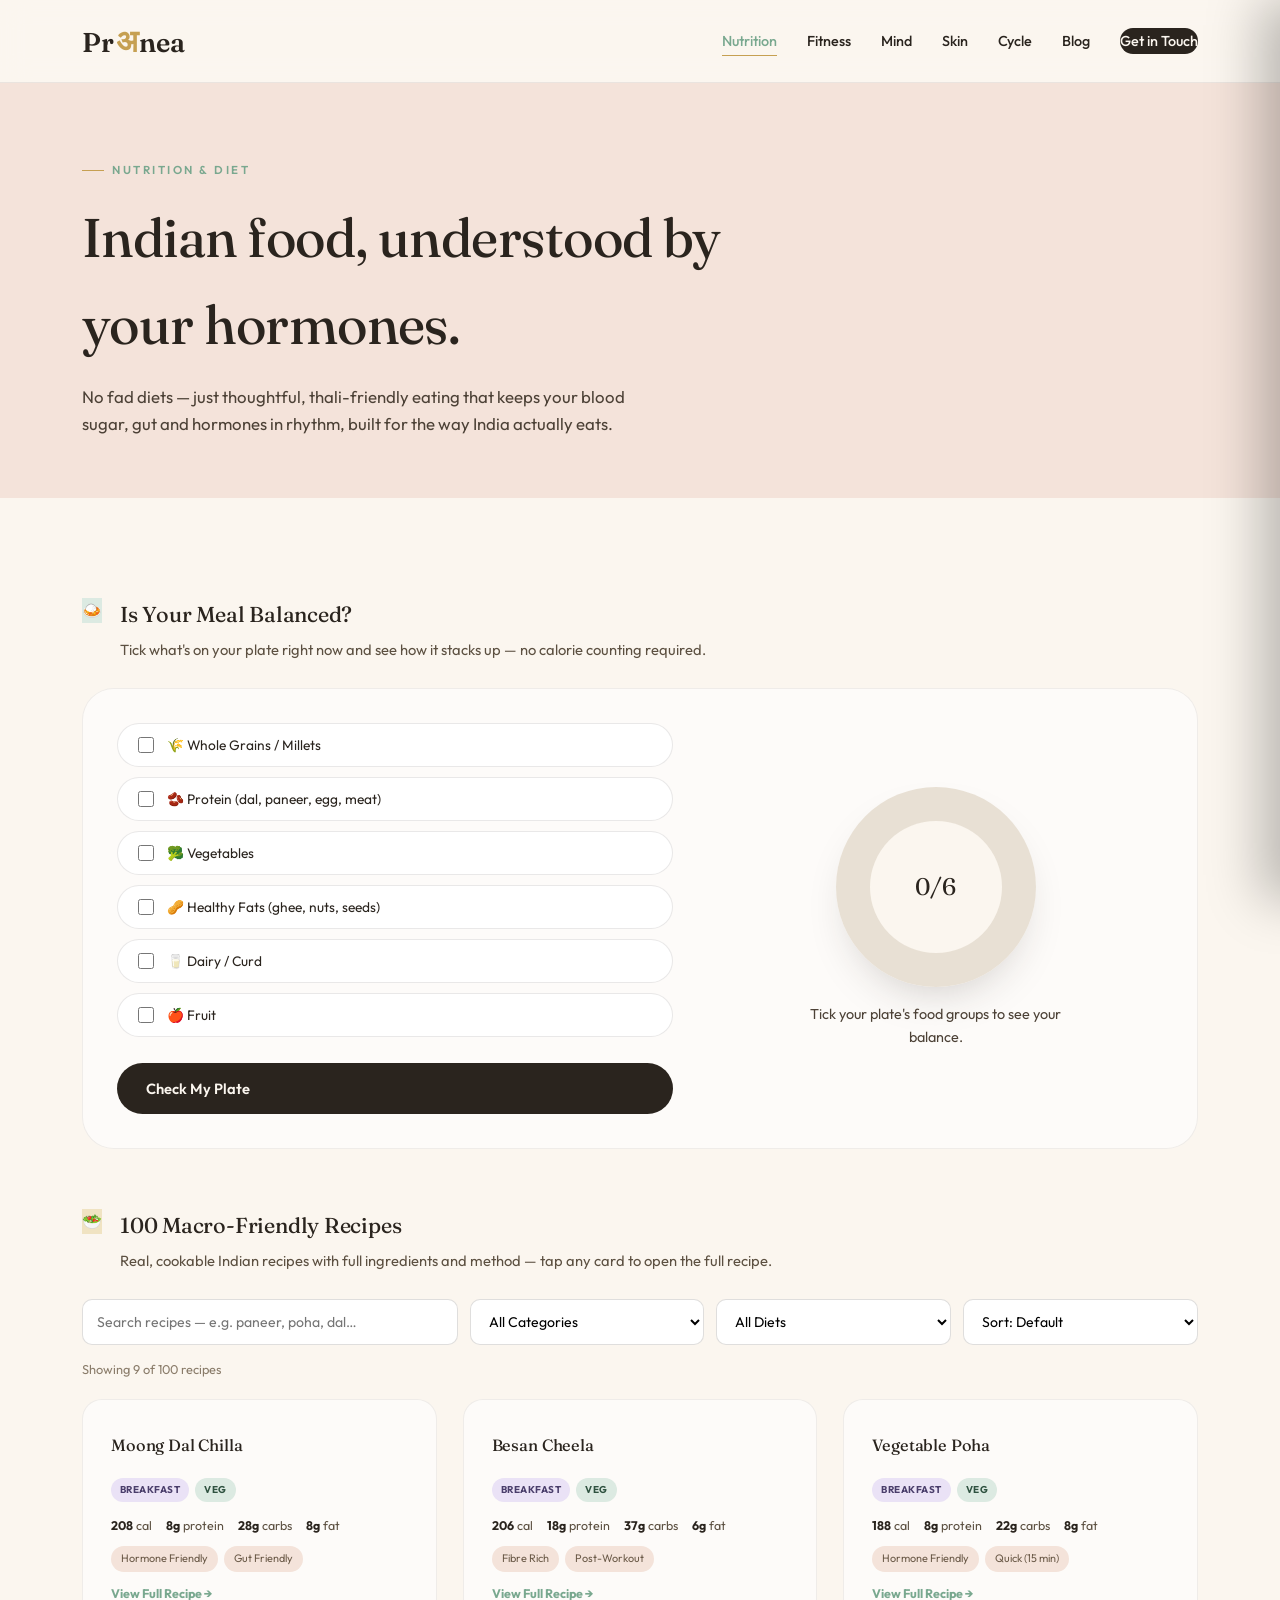
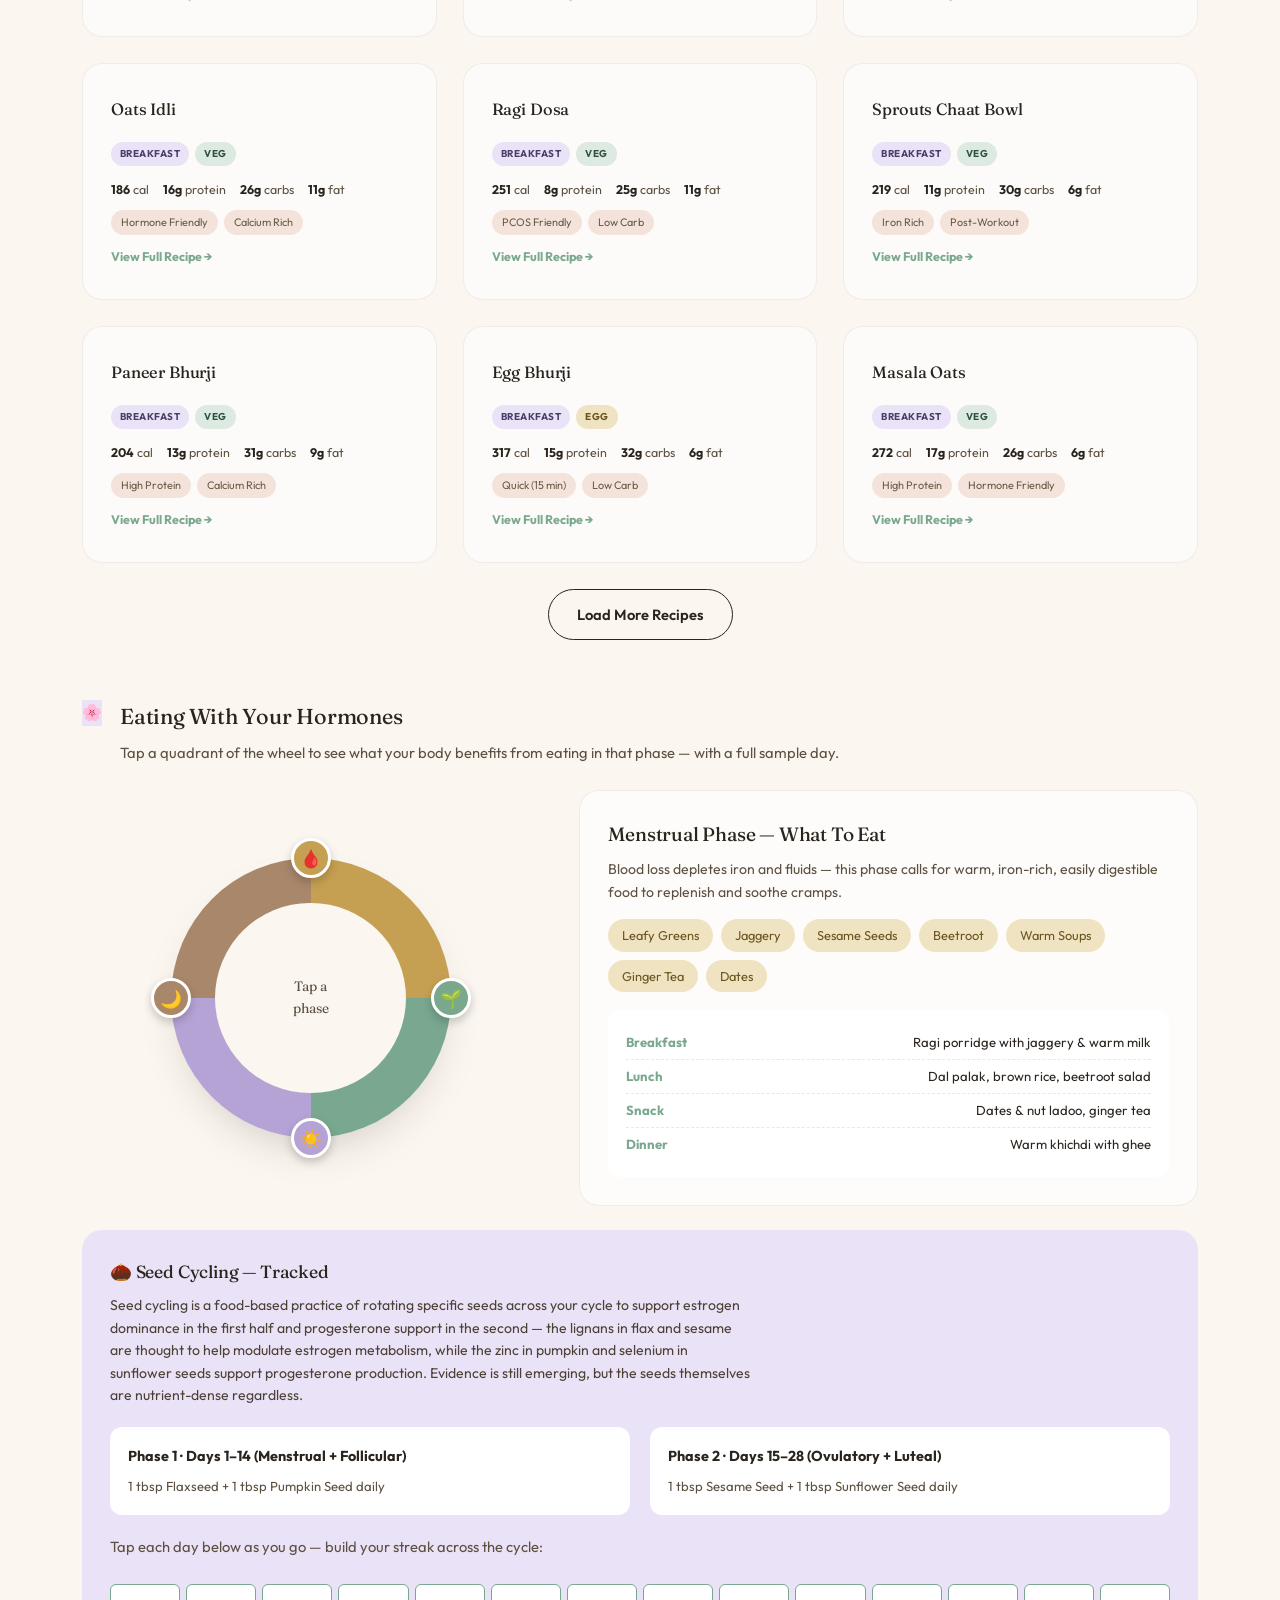
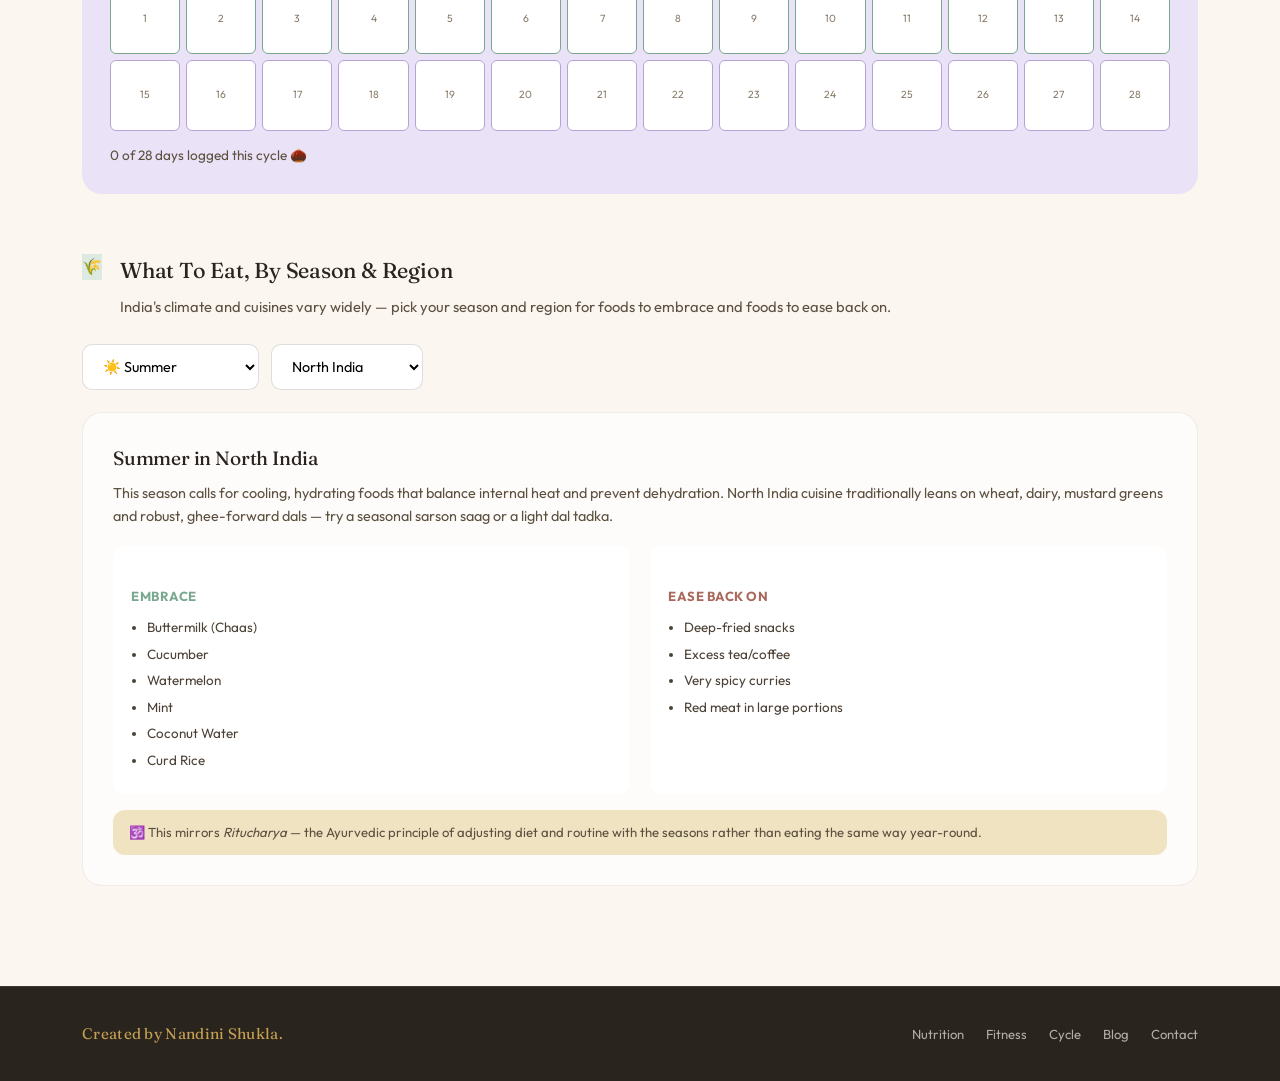
<file: nutrition.html>
<!DOCTYPE html>
<html lang="en">
<head>
<meta charset="UTF-8">
<meta name="viewport" content="width=device-width, initial-scale=1.0">
<title>Nutrition &amp; Diet — Pranea</title>
<meta name="description" content="Indian food, understood by your hormones — 100 macro-friendly recipes, a meal balance checker, hormone-phase eating and seasonal staples.">
<link rel="preconnect" href="https://fonts.googleapis.com">
<link rel="preconnect" href="https://fonts.gstatic.com" crossorigin>
<link href="https://fonts.googleapis.com/css2?family=Fraunces:ital,opsz,wght@0,9..144,300;0,9..144,450;0,9..144,600;1,9..144,450&family=Outfit:wght@300;400;500;600;700&display=swap" rel="stylesheet">
<link rel="stylesheet" href="assets/style.css">
</head>
<body>

<header>
  <nav class="wrap">
    <a href="index.html" class="logo-mark" aria-label="Pranea — Home">Pr<span class="logo-dev">अ</span>nea</a>
    <ul class="nav-links" id="navLinks">
      <li><a href="nutrition.html" class="active">Nutrition</a></li>
      <li><a href="fitness.html">Fitness</a></li>
      <li><a href="mind.html">Mind</a></li>
      <li><a href="skin.html">Skin</a></li>
      <li><a href="cycle.html">Cycle</a></li>
      <li><a href="blog.html">Blog</a></li>
      <li><a href="contact.html" class="nav-cta">Get in Touch</a></li>
    </ul>
    <button class="burger" id="burgerBtn" aria-label="Toggle menu" aria-expanded="false"><span></span><span></span><span></span></button>
  </nav>
</header>

<section class="page-header bg-blush">
  <div class="blob b3"></div>
  <div class="wrap">
    <span class="eyebrow">Nutrition &amp; Diet</span>
    <h1>Indian food, understood by your hormones.</h1>
    <p class="lede">No fad diets — just thoughtful, thali-friendly eating that keeps your blood sugar, gut and hormones in rhythm, built for the way India actually eats.</p>
  </div>
</section>

<section class="bg-ivory">
  <div class="wrap">

    <!-- ---- 1. Meal Balance Checker ---- -->
    <div class="module reveal">
      <div class="module-head">
        <div class="icon i-em">🍛</div>
        <div><h3>Is Your Meal Balanced?</h3><p>Tick what's on your plate right now and see how it stacks up — no calorie counting required.</p></div>
      </div>
      <div class="balance-layout">
        <div class="balance-checks" id="balanceChecks">
          <label class="check-pill"><input type="checkbox" value="Whole Grains / Millets" data-color="#C6A052"><span>🌾 Whole Grains / Millets</span></label>
          <label class="check-pill"><input type="checkbox" value="Protein (Dal, Paneer, Egg, Meat)" data-color="#79A88F"><span>🫘 Protein (dal, paneer, egg, meat)</span></label>
          <label class="check-pill"><input type="checkbox" value="Vegetables" data-color="#B6A3D6"><span>🥦 Vegetables</span></label>
          <label class="check-pill"><input type="checkbox" value="Healthy Fats" data-color="#8c6f37"><span>🥜 Healthy Fats (ghee, nuts, seeds)</span></label>
          <label class="check-pill"><input type="checkbox" value="Dairy / Curd" data-color="#EAE2F6"><span>🥛 Dairy / Curd</span></label>
          <label class="check-pill"><input type="checkbox" value="Fruit" data-color="#F0E3C2"><span>🍎 Fruit</span></label>
          <button class="btn btn-primary" id="checkPlateBtn" type="button" style="margin-top:16px;">Check My Plate</button>
        </div>
        <div class="balance-visual">
          <div class="plate" id="plateVisual"><div class="plate-inner"><span id="plateScore">0/6</span></div></div>
          <p class="plate-feedback" id="plateFeedback">Tick your plate's food groups to see your balance.</p>
        </div>
      </div>
    </div>

    <!-- ---- 2. Recipe Explorer ---- -->
    <div class="module reveal">
      <div class="module-head">
        <div class="icon i-gold">🥗</div>
        <div><h3>100 Macro-Friendly Recipes</h3><p>Real, cookable Indian recipes with full ingredients and method — tap any card to open the full recipe.</p></div>
      </div>
      <div class="recipe-controls">
        <input type="text" id="recipeSearch" placeholder="Search recipes — e.g. paneer, poha, dal…">
        <select id="recipeCat">
          <option value="All">All Categories</option><option value="Breakfast">Breakfast</option><option value="Mains">Mains</option><option value="Snacks">Snacks</option><option value="Drinks">Drinks</option><option value="Sweets">Sweets</option>
        </select>
        <select id="recipeDiet">
          <option value="All">All Diets</option><option value="Veg">Veg</option><option value="Egg">Egg</option><option value="Non-Veg">Non-Veg</option>
        </select>
        <select id="recipeSort">
          <option value="default">Sort: Default</option><option value="protein">Sort: Highest Protein</option><option value="cal-asc">Sort: Lowest Calories</option>
        </select>
      </div>
      <p class="recipe-count" id="recipeCount">Showing 0 of 0 recipes</p>
      <div class="grid grid-3" id="recipeGrid"></div>
      <div style="text-align:center; margin-top:26px;"><button class="btn btn-ghost" id="loadMoreBtn" type="button">Load More Recipes</button></div>
    </div>

    <!-- ---- 3. Hormone-Friendly Eating ---- -->
    <div class="module reveal">
      <div class="module-head">
        <div class="icon i-lav">🌸</div>
        <div><h3>Eating With Your Hormones</h3><p>Tap a quadrant of the wheel to see what your body benefits from eating in that phase — with a full sample day.</p></div>
      </div>
      <div class="hormone-layout">
        <div class="hormone-wheel" id="hormoneWheel" style="background:conic-gradient(from 0deg,#C6A052 0deg 90deg,#79A88F 90deg 180deg,#B6A3D6 180deg 270deg,#a9876b 270deg 360deg);">
          <div class="hormone-wheel-inner"><span style="font-family:var(--serif); font-size:0.85rem; color:#5c5041;">Tap a<br>phase</span></div>
          <button class="hw-btn active" data-phase="Menstrual" style="top:0; left:50%; transform:translate(-50%,-50%); background:#C6A052;">🩸</button>
          <button class="hw-btn" data-phase="Follicular" style="top:50%; left:100%; transform:translate(-50%,-50%); background:#79A88F;">🌱</button>
          <button class="hw-btn" data-phase="Ovulatory" style="top:100%; left:50%; transform:translate(-50%,-50%); background:#B6A3D6;">☀️</button>
          <button class="hw-btn" data-phase="Luteal" style="top:50%; left:0; transform:translate(-50%,-50%); background:#a9876b;">🌙</button>
        </div>
        <div class="phase-panel" id="phasePanel"></div>
      </div>

      <div class="seed-cycling">
        <h4>🌰 Seed Cycling — Tracked</h4>
        <p class="seed-science">Seed cycling is a food-based practice of rotating specific seeds across your cycle to support estrogen dominance in the first half and progesterone support in the second — the lignans in flax and sesame are thought to help modulate estrogen metabolism, while the zinc in pumpkin and selenium in sunflower seeds support progesterone production. Evidence is still emerging, but the seeds themselves are nutrient-dense regardless.</p>
        <div class="seed-cols">
          <div class="seed-col"><strong>Phase 1 · Days 1–14 (Menstrual + Follicular)</strong><span>1 tbsp Flaxseed + 1 tbsp Pumpkin Seed daily</span></div>
          <div class="seed-col"><strong>Phase 2 · Days 15–28 (Ovulatory + Luteal)</strong><span>1 tbsp Sesame Seed + 1 tbsp Sunflower Seed daily</span></div>
        </div>
        <p class="sub-line" style="margin-top:20px;">Tap each day below as you go — build your streak across the cycle:</p>
        <div class="seed-cal" id="seedCal"></div>
        <p class="seed-streak" id="seedStreak"></p>
      </div>
    </div>

    <!-- ---- 4. Seasonal Staples ---- -->
    <div class="module reveal">
      <div class="module-head">
        <div class="icon i-em">🌾</div>
        <div><h3>What To Eat, By Season &amp; Region</h3><p>India's climate and cuisines vary widely — pick your season and region for foods to embrace and foods to ease back on.</p></div>
      </div>
      <div class="season-controls">
        <select id="seasonSelect"><option value="Summer">☀️ Summer</option><option value="Monsoon">🌧️ Monsoon</option><option value="Winter">❄️ Winter</option><option value="Spring/Autumn">🍃 Spring / Autumn</option></select>
        <select id="regionSelect"><option value="North India">North India</option><option value="South India">South India</option><option value="East India">East India</option><option value="West India">West India</option><option value="Northeast India">Northeast India</option></select>
      </div>
      <div class="season-result" id="seasonResult"></div>
    </div>

  </div>
</section>

<div class="recipe-overlay" id="recipeOverlay"></div>
<div class="recipe-detail" id="recipeDetail"></div>

<footer>
  <div class="wrap footer-wrap">
    <span class="footer-credit">Created by Nandini Shukla.</span>
    <ul class="footer-links">
      <li><a href="nutrition.html">Nutrition</a></li>
      <li><a href="fitness.html">Fitness</a></li>
      <li><a href="cycle.html">Cycle</a></li>
      <li><a href="blog.html">Blog</a></li>
      <li><a href="contact.html">Contact</a></li>
    </ul>
  </div>
</footer>

<script src="assets/recipes.js"></script>
<script src="assets/main.js"></script>
</body>
</html>
</file>
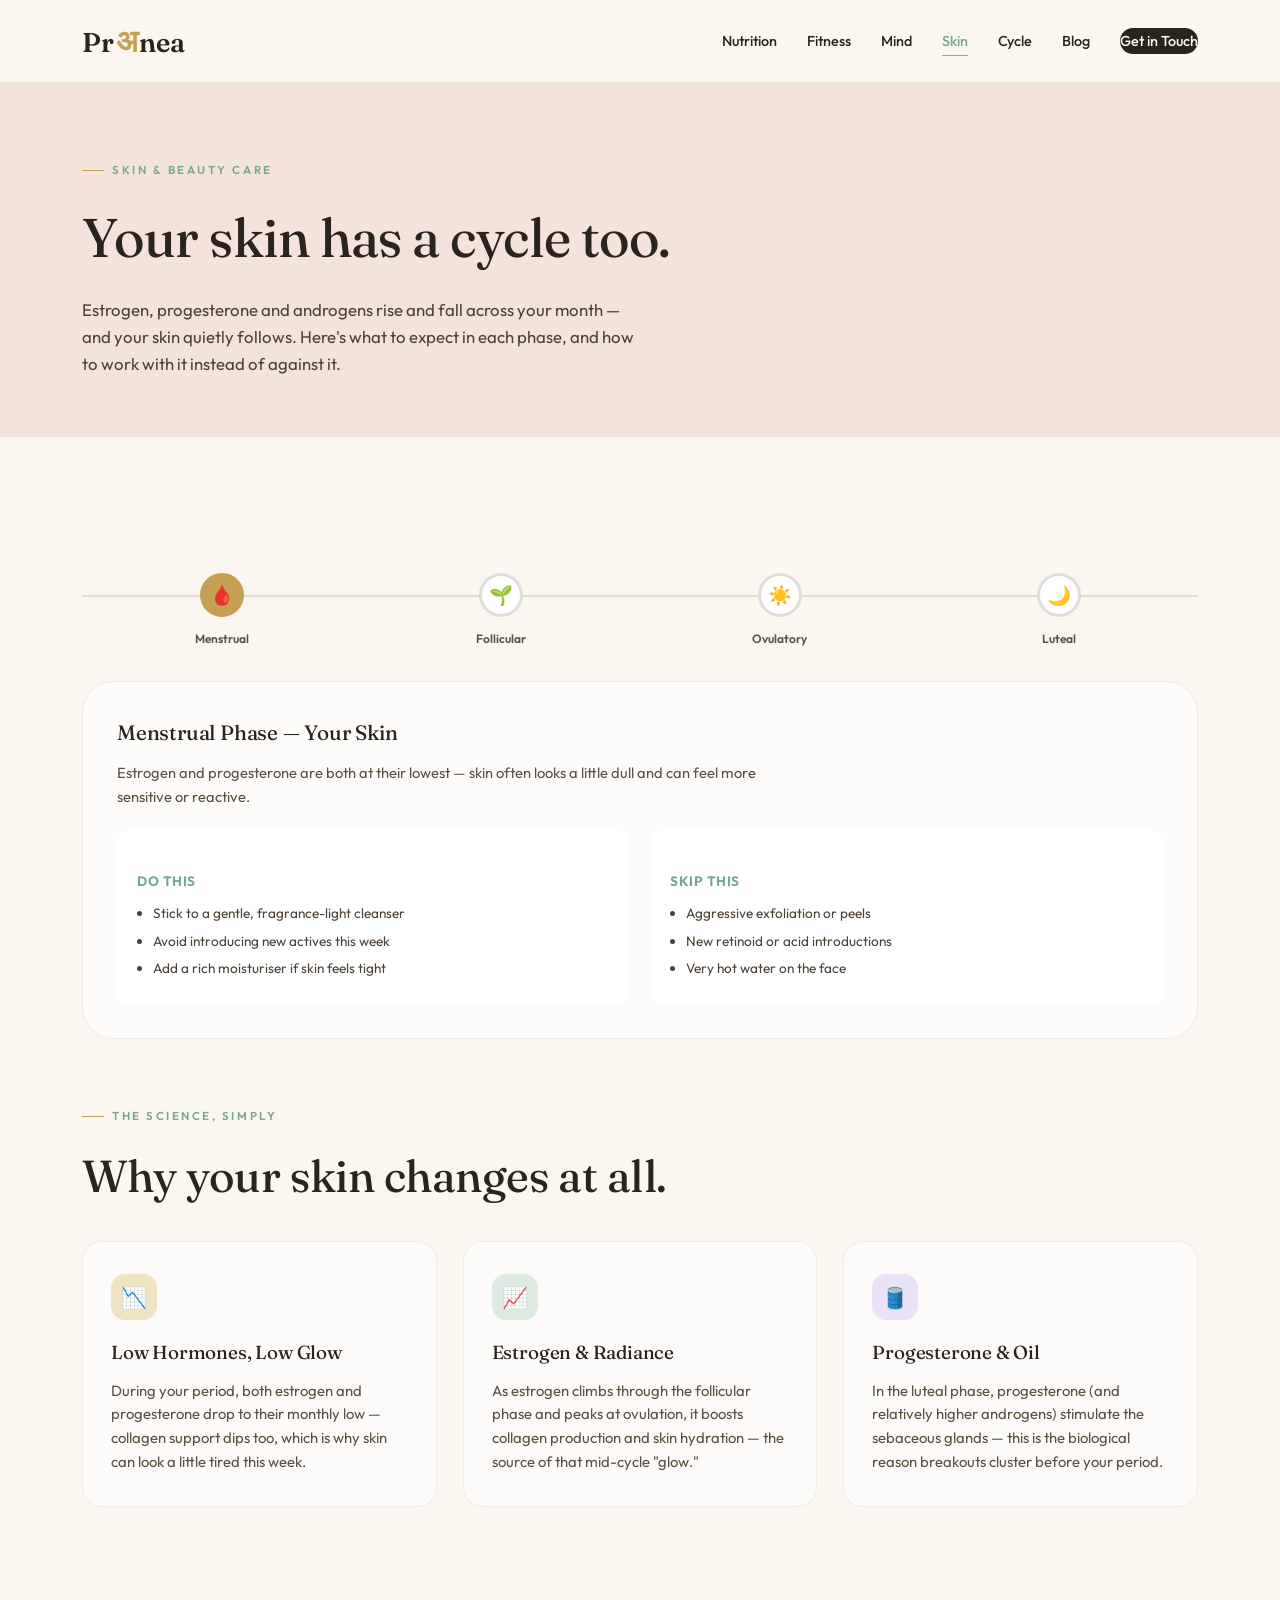
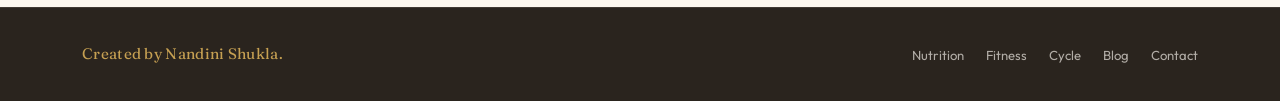
<file: skin.html>
<!DOCTYPE html>
<html lang="en">
<head>
<meta charset="UTF-8">
<meta name="viewport" content="width=device-width, initial-scale=1.0">
<title>Skin &amp; Beauty Care — Pranea</title>
<meta name="description" content="How your skin changes across your menstrual cycle — what to expect and what to do in each phase, backed by hormone science.">
<link rel="preconnect" href="https://fonts.googleapis.com">
<link rel="preconnect" href="https://fonts.gstatic.com" crossorigin>
<link href="https://fonts.googleapis.com/css2?family=Fraunces:ital,opsz,wght@0,9..144,300;0,9..144,450;0,9..144,600;1,9..144,450&family=Outfit:wght@300;400;500;600;700&display=swap" rel="stylesheet">
<link rel="stylesheet" href="assets/style.css">
</head>
<body>

<header>
  <nav class="wrap">
    <a href="index.html" class="logo-mark" aria-label="Pranea — Home">Pr<span class="logo-dev">अ</span>nea</a>
    <ul class="nav-links" id="navLinks">
      <li><a href="nutrition.html">Nutrition</a></li>
      <li><a href="fitness.html">Fitness</a></li>
      <li><a href="mind.html">Mind</a></li>
      <li><a href="skin.html" class="active">Skin</a></li>
      <li><a href="cycle.html">Cycle</a></li>
      <li><a href="blog.html">Blog</a></li>
      <li><a href="contact.html" class="nav-cta">Get in Touch</a></li>
    </ul>
    <button class="burger" id="burgerBtn" aria-label="Toggle menu" aria-expanded="false"><span></span><span></span><span></span></button>
  </nav>
</header>

<section class="page-header bg-blush">
  <div class="wrap">
    <span class="eyebrow">Skin &amp; Beauty Care</span>
    <h1>Your skin has a cycle too.</h1>
    <p class="lede">Estrogen, progesterone and androgens rise and fall across your month — and your skin quietly follows. Here's what to expect in each phase, and how to work with it instead of against it.</p>
  </div>
</section>

<section class="bg-ivory">
  <div class="wrap">
    <div class="module reveal">
      <div class="skin-timeline" id="skinTimeline">
        <div class="skin-tl-node active" data-phase="Menstrual"><div class="skin-tl-dot" style="--tab-color:#C6A052; border-color:#C6A052; background:#C6A052;">🩸</div><span>Menstrual</span></div>
        <div class="skin-tl-node" data-phase="Follicular"><div class="skin-tl-dot">🌱</div><span>Follicular</span></div>
        <div class="skin-tl-node" data-phase="Ovulatory"><div class="skin-tl-dot">☀️</div><span>Ovulatory</span></div>
        <div class="skin-tl-node" data-phase="Luteal"><div class="skin-tl-dot">🌙</div><span>Luteal</span></div>
      </div>
      <div class="skin-panel" id="skinPanel"></div>
    </div>

    <div class="module reveal">
      <div class="section-head" style="margin-bottom:30px;">
        <span class="eyebrow">The Science, Simply</span>
        <h2>Why your skin changes at all.</h2>
      </div>
      <div class="grid grid-3">
        <div class="card">
          <div class="icon i-gold">📉</div>
          <h3>Low Hormones, Low Glow</h3>
          <p>During your period, both estrogen and progesterone drop to their monthly low — collagen support dips too, which is why skin can look a little tired this week.</p>
        </div>
        <div class="card">
          <div class="icon i-em">📈</div>
          <h3>Estrogen &amp; Radiance</h3>
          <p>As estrogen climbs through the follicular phase and peaks at ovulation, it boosts collagen production and skin hydration — the source of that mid-cycle "glow."</p>
        </div>
        <div class="card">
          <div class="icon i-lav">🛢️</div>
          <h3>Progesterone &amp; Oil</h3>
          <p>In the luteal phase, progesterone (and relatively higher androgens) stimulate the sebaceous glands — this is the biological reason breakouts cluster before your period.</p>
        </div>
      </div>
    </div>
  </div>
</section>

<footer>
  <div class="wrap footer-wrap">
    <span class="footer-credit">Created by Nandini Shukla.</span>
    <ul class="footer-links">
      <li><a href="nutrition.html">Nutrition</a></li>
      <li><a href="fitness.html">Fitness</a></li>
      <li><a href="cycle.html">Cycle</a></li>
      <li><a href="blog.html">Blog</a></li>
      <li><a href="contact.html">Contact</a></li>
    </ul>
  </div>
</footer>

<script src="assets/main.js"></script>
</body>
</html>
</file>
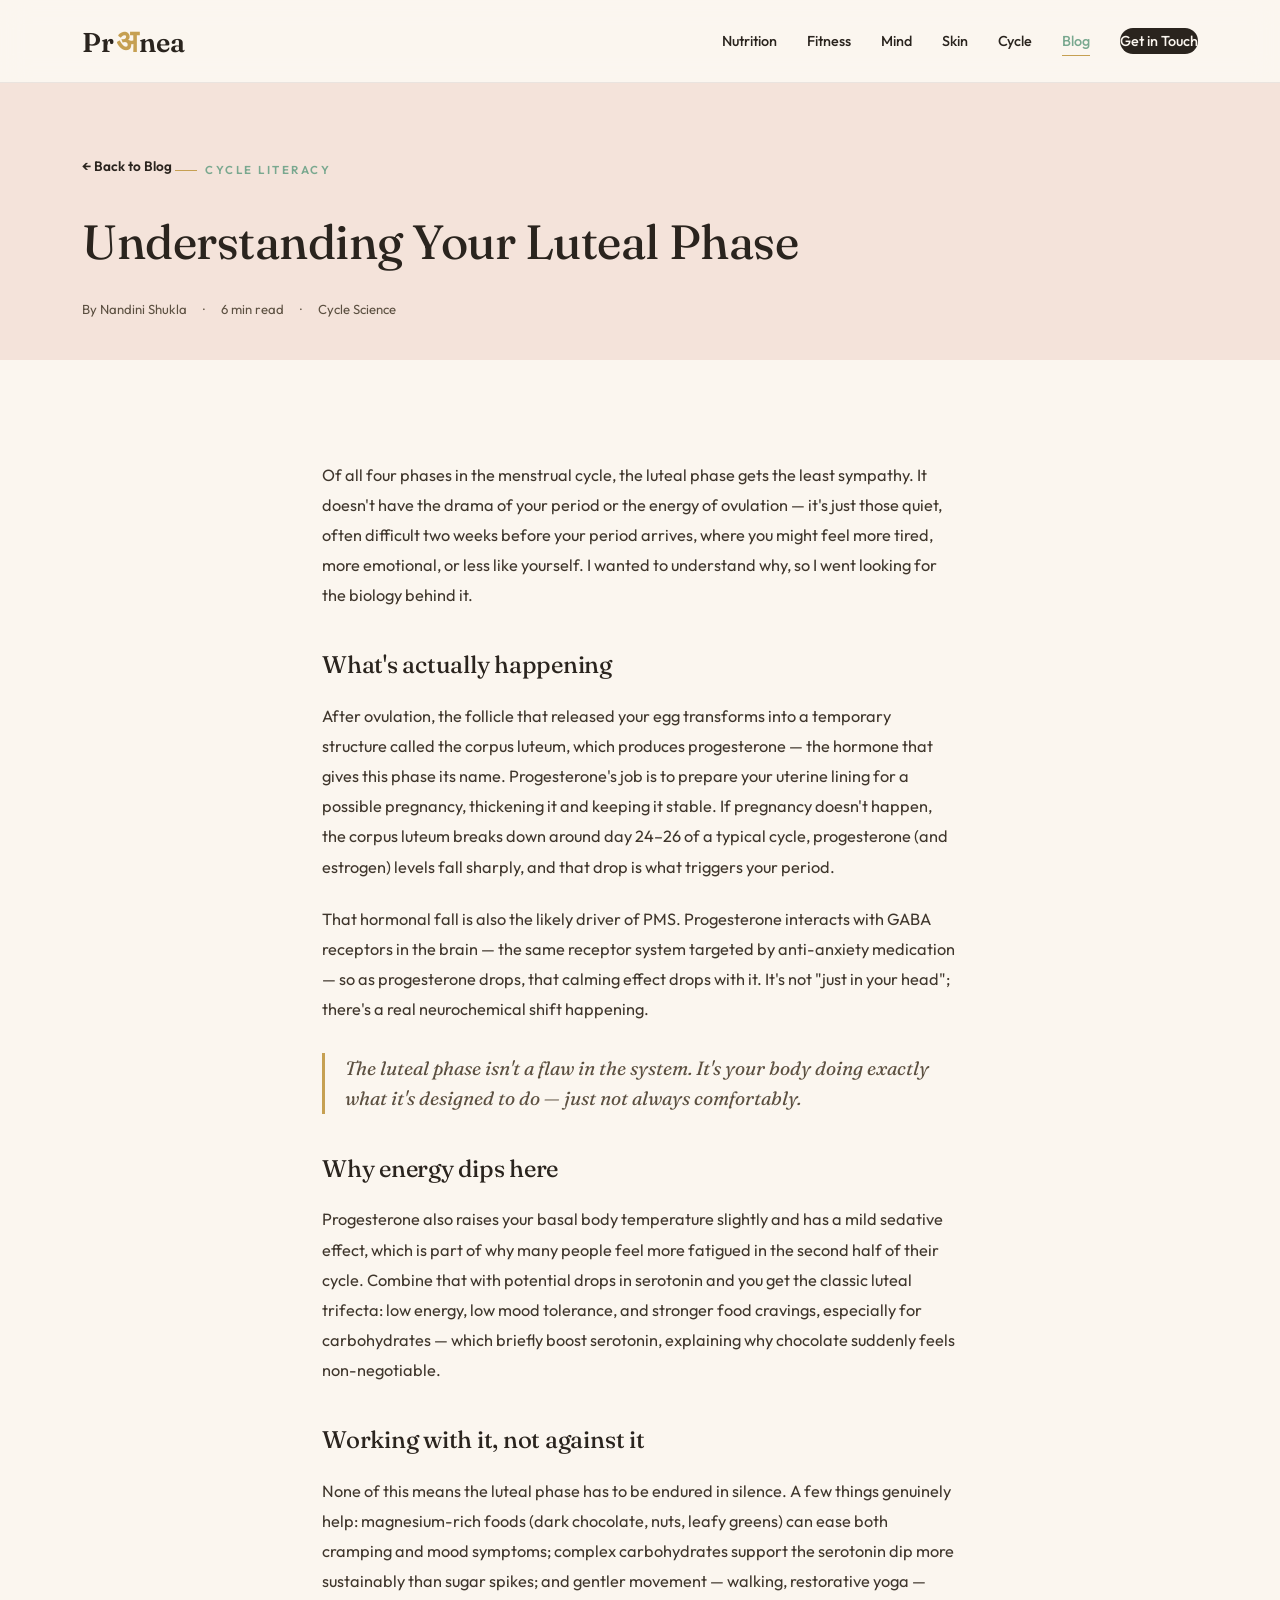
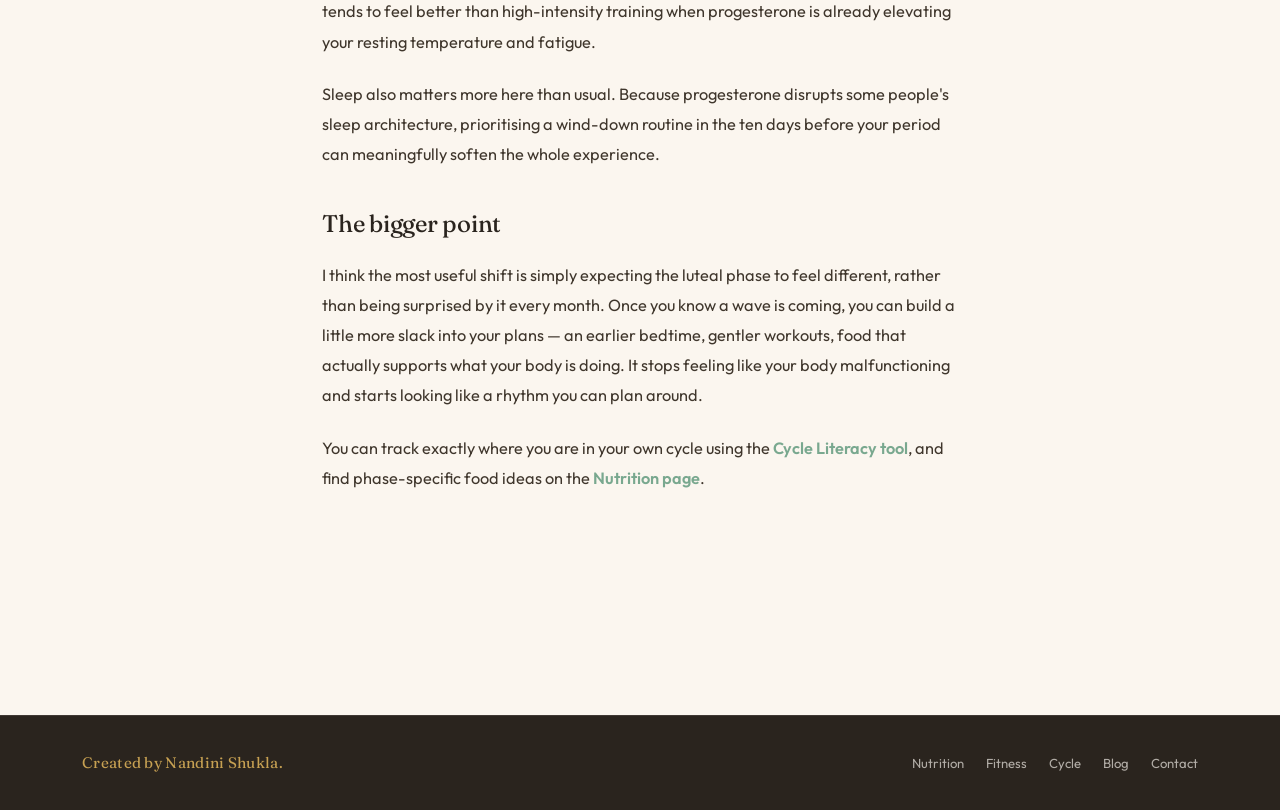
<file: blog/luteal-phase.html>
<!DOCTYPE html>
<html lang="en">
<head>
<meta charset="UTF-8">
<meta name="viewport" content="width=device-width, initial-scale=1.0">
<title>Understanding Your Luteal Phase — Pranea Blog</title>
<link rel="preconnect" href="https://fonts.googleapis.com">
<link rel="preconnect" href="https://fonts.gstatic.com" crossorigin>
<link href="https://fonts.googleapis.com/css2?family=Fraunces:ital,opsz,wght@0,9..144,300;0,9..144,450;0,9..144,600;1,9..144,450&family=Outfit:wght@300;400;500;600;700&display=swap" rel="stylesheet">
<link rel="stylesheet" href="../assets/style.css">
</head>
<body>

<header>
  <nav class="wrap">
    <a href="../index.html" class="logo-mark" aria-label="Pranea — Home">Pr<span class="logo-dev">अ</span>nea</a>
    <ul class="nav-links" id="navLinks">
      <li><a href="../nutrition.html">Nutrition</a></li>
      <li><a href="../fitness.html">Fitness</a></li>
      <li><a href="../mind.html">Mind</a></li>
      <li><a href="../skin.html">Skin</a></li>
      <li><a href="../cycle.html">Cycle</a></li>
      <li><a href="../blog.html" class="active">Blog</a></li>
      <li><a href="../contact.html" class="nav-cta">Get in Touch</a></li>
    </ul>
    <button class="burger" id="burgerBtn" aria-label="Toggle menu" aria-expanded="false"><span></span><span></span><span></span></button>
  </nav>
</header>

<section class="article-hero bg-blush">
  <div class="wrap">
    <a href="../blog.html" class="back-link">← Back to Blog</a>
    <span class="eyebrow">Cycle Literacy</span>
    <h1>Understanding Your Luteal Phase</h1>
    <div class="article-meta"><span>By Nandini Shukla</span><span>·</span><span>6 min read</span><span>·</span><span>Cycle Science</span></div>
  </div>
</section>

<section class="bg-ivory">
  <div class="wrap article-body">
    <p>Of all four phases in the menstrual cycle, the luteal phase gets the least sympathy. It doesn't have the drama of your period or the energy of ovulation — it's just those quiet, often difficult two weeks before your period arrives, where you might feel more tired, more emotional, or less like yourself. I wanted to understand why, so I went looking for the biology behind it.</p>

    <h2>What's actually happening</h2>
    <p>After ovulation, the follicle that released your egg transforms into a temporary structure called the corpus luteum, which produces progesterone — the hormone that gives this phase its name. Progesterone's job is to prepare your uterine lining for a possible pregnancy, thickening it and keeping it stable. If pregnancy doesn't happen, the corpus luteum breaks down around day 24–26 of a typical cycle, progesterone (and estrogen) levels fall sharply, and that drop is what triggers your period.</p>

    <p>That hormonal fall is also the likely driver of PMS. Progesterone interacts with GABA receptors in the brain — the same receptor system targeted by anti-anxiety medication — so as progesterone drops, that calming effect drops with it. It's not "just in your head"; there's a real neurochemical shift happening.</p>

    <blockquote>The luteal phase isn't a flaw in the system. It's your body doing exactly what it's designed to do — just not always comfortably.</blockquote>

    <h2>Why energy dips here</h2>
    <p>Progesterone also raises your basal body temperature slightly and has a mild sedative effect, which is part of why many people feel more fatigued in the second half of their cycle. Combine that with potential drops in serotonin and you get the classic luteal trifecta: low energy, low mood tolerance, and stronger food cravings, especially for carbohydrates — which briefly boost serotonin, explaining why chocolate suddenly feels non-negotiable.</p>

    <h2>Working with it, not against it</h2>
    <p>None of this means the luteal phase has to be endured in silence. A few things genuinely help: magnesium-rich foods (dark chocolate, nuts, leafy greens) can ease both cramping and mood symptoms; complex carbohydrates support the serotonin dip more sustainably than sugar spikes; and gentler movement — walking, restorative yoga — tends to feel better than high-intensity training when progesterone is already elevating your resting temperature and fatigue.</p>

    <p>Sleep also matters more here than usual. Because progesterone disrupts some people's sleep architecture, prioritising a wind-down routine in the ten days before your period can meaningfully soften the whole experience.</p>

    <h2>The bigger point</h2>
    <p>I think the most useful shift is simply expecting the luteal phase to feel different, rather than being surprised by it every month. Once you know a wave is coming, you can build a little more slack into your plans — an earlier bedtime, gentler workouts, food that actually supports what your body is doing. It stops feeling like your body malfunctioning and starts looking like a rhythm you can plan around.</p>

    <p>You can track exactly where you are in your own cycle using the <a href="../cycle.html" style="color:var(--emerald); font-weight:600;">Cycle Literacy tool</a>, and find phase-specific food ideas on the <a href="../nutrition.html" style="color:var(--emerald); font-weight:600;">Nutrition page</a>.</p>
  </div>
</section>

<footer>
  <div class="wrap footer-wrap">
    <span class="footer-credit">Created by Nandini Shukla.</span>
    <ul class="footer-links">
      <li><a href="../nutrition.html">Nutrition</a></li>
      <li><a href="../fitness.html">Fitness</a></li>
      <li><a href="../cycle.html">Cycle</a></li>
      <li><a href="../blog.html">Blog</a></li>
      <li><a href="../contact.html">Contact</a></li>
    </ul>
  </div>
</footer>

<script src="../assets/main.js"></script>
</body>
</html>
</file>
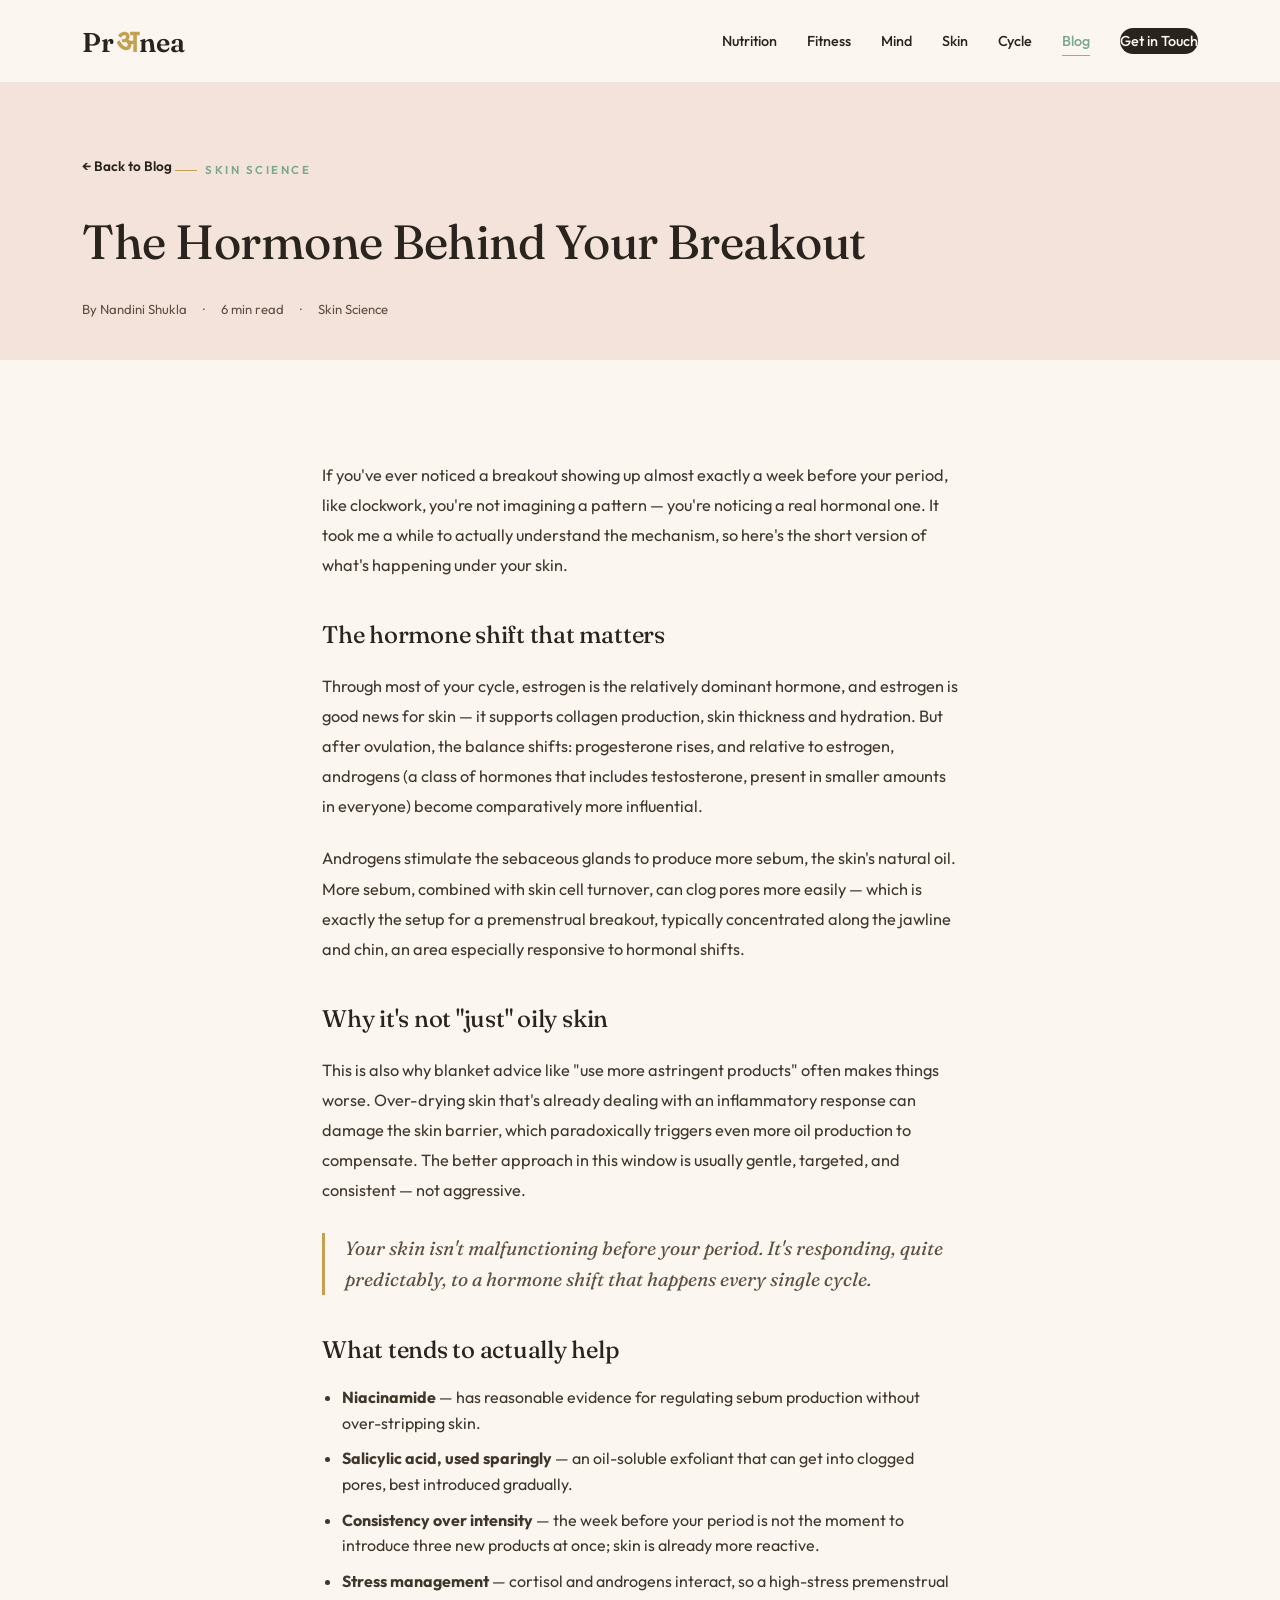
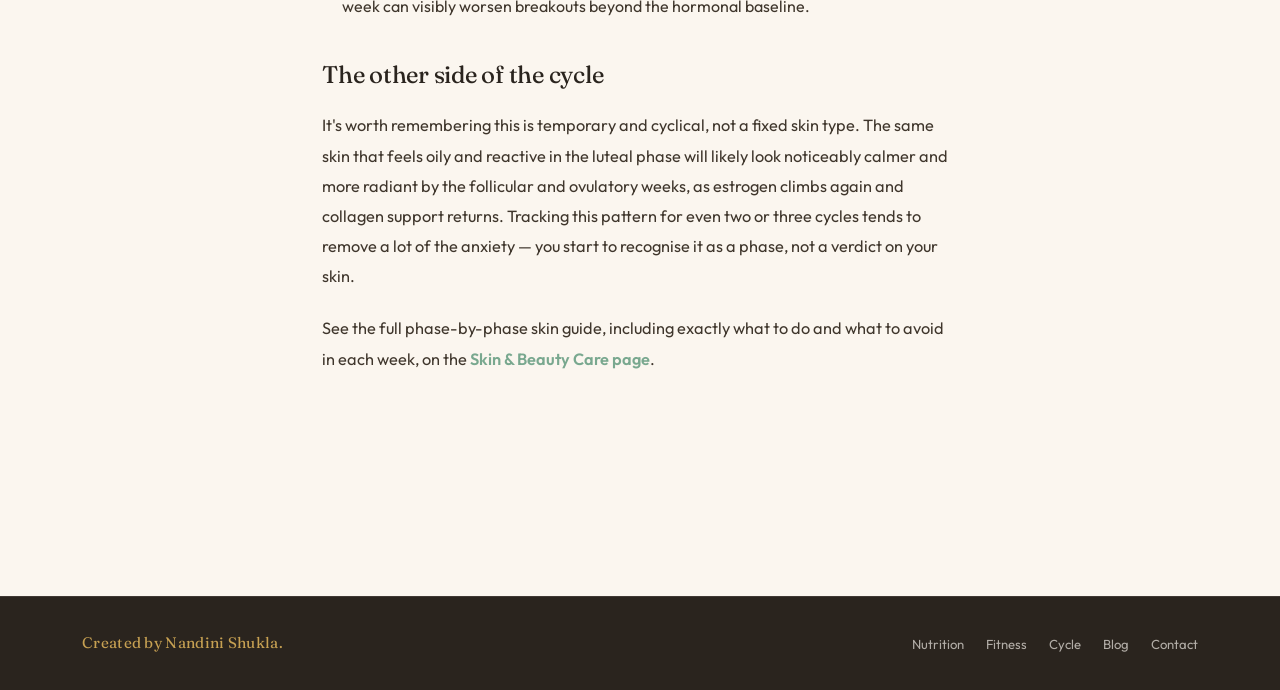
<file: blog/skin-science-cycle.html>
<!DOCTYPE html>
<html lang="en">
<head>
<meta charset="UTF-8">
<meta name="viewport" content="width=device-width, initial-scale=1.0">
<title>The Hormone Behind Your Breakout — Pranea Blog</title>
<link rel="preconnect" href="https://fonts.googleapis.com">
<link rel="preconnect" href="https://fonts.gstatic.com" crossorigin>
<link href="https://fonts.googleapis.com/css2?family=Fraunces:ital,opsz,wght@0,9..144,300;0,9..144,450;0,9..144,600;1,9..144,450&family=Outfit:wght@300;400;500;600;700&display=swap" rel="stylesheet">
<link rel="stylesheet" href="../assets/style.css">
</head>
<body>

<header>
  <nav class="wrap">
    <a href="../index.html" class="logo-mark" aria-label="Pranea — Home">Pr<span class="logo-dev">अ</span>nea</a>
    <ul class="nav-links" id="navLinks">
      <li><a href="../nutrition.html">Nutrition</a></li>
      <li><a href="../fitness.html">Fitness</a></li>
      <li><a href="../mind.html">Mind</a></li>
      <li><a href="../skin.html">Skin</a></li>
      <li><a href="../cycle.html">Cycle</a></li>
      <li><a href="../blog.html" class="active">Blog</a></li>
      <li><a href="../contact.html" class="nav-cta">Get in Touch</a></li>
    </ul>
    <button class="burger" id="burgerBtn" aria-label="Toggle menu" aria-expanded="false"><span></span><span></span><span></span></button>
  </nav>
</header>

<section class="article-hero bg-blush">
  <div class="wrap">
    <a href="../blog.html" class="back-link">← Back to Blog</a>
    <span class="eyebrow">Skin Science</span>
    <h1>The Hormone Behind Your Breakout</h1>
    <div class="article-meta"><span>By Nandini Shukla</span><span>·</span><span>6 min read</span><span>·</span><span>Skin Science</span></div>
  </div>
</section>

<section class="bg-ivory">
  <div class="wrap article-body">
    <p>If you've ever noticed a breakout showing up almost exactly a week before your period, like clockwork, you're not imagining a pattern — you're noticing a real hormonal one. It took me a while to actually understand the mechanism, so here's the short version of what's happening under your skin.</p>

    <h2>The hormone shift that matters</h2>
    <p>Through most of your cycle, estrogen is the relatively dominant hormone, and estrogen is good news for skin — it supports collagen production, skin thickness and hydration. But after ovulation, the balance shifts: progesterone rises, and relative to estrogen, androgens (a class of hormones that includes testosterone, present in smaller amounts in everyone) become comparatively more influential.</p>

    <p>Androgens stimulate the sebaceous glands to produce more sebum, the skin's natural oil. More sebum, combined with skin cell turnover, can clog pores more easily — which is exactly the setup for a premenstrual breakout, typically concentrated along the jawline and chin, an area especially responsive to hormonal shifts.</p>

    <h2>Why it's not "just" oily skin</h2>
    <p>This is also why blanket advice like "use more astringent products" often makes things worse. Over-drying skin that's already dealing with an inflammatory response can damage the skin barrier, which paradoxically triggers even more oil production to compensate. The better approach in this window is usually gentle, targeted, and consistent — not aggressive.</p>

    <blockquote>Your skin isn't malfunctioning before your period. It's responding, quite predictably, to a hormone shift that happens every single cycle.</blockquote>

    <h2>What tends to actually help</h2>
    <ul style="padding-left:20px; margin-bottom:22px;">
      <li style="list-style:disc; margin-bottom:10px; color:#3f362c;"><strong>Niacinamide</strong> — has reasonable evidence for regulating sebum production without over-stripping skin.</li>
      <li style="list-style:disc; margin-bottom:10px; color:#3f362c;"><strong>Salicylic acid, used sparingly</strong> — an oil-soluble exfoliant that can get into clogged pores, best introduced gradually.</li>
      <li style="list-style:disc; margin-bottom:10px; color:#3f362c;"><strong>Consistency over intensity</strong> — the week before your period is not the moment to introduce three new products at once; skin is already more reactive.</li>
      <li style="list-style:disc; color:#3f362c;"><strong>Stress management</strong> — cortisol and androgens interact, so a high-stress premenstrual week can visibly worsen breakouts beyond the hormonal baseline.</li>
    </ul>

    <h2>The other side of the cycle</h2>
    <p>It's worth remembering this is temporary and cyclical, not a fixed skin type. The same skin that feels oily and reactive in the luteal phase will likely look noticeably calmer and more radiant by the follicular and ovulatory weeks, as estrogen climbs again and collagen support returns. Tracking this pattern for even two or three cycles tends to remove a lot of the anxiety — you start to recognise it as a phase, not a verdict on your skin.</p>

    <p>See the full phase-by-phase skin guide, including exactly what to do and what to avoid in each week, on the <a href="../skin.html" style="color:var(--emerald); font-weight:600;">Skin &amp; Beauty Care page</a>.</p>
  </div>
</section>

<footer>
  <div class="wrap footer-wrap">
    <span class="footer-credit">Created by Nandini Shukla.</span>
    <ul class="footer-links">
      <li><a href="../nutrition.html">Nutrition</a></li>
      <li><a href="../fitness.html">Fitness</a></li>
      <li><a href="../cycle.html">Cycle</a></li>
      <li><a href="../blog.html">Blog</a></li>
      <li><a href="../contact.html">Contact</a></li>
    </ul>
  </div>
</footer>

<script src="../assets/main.js"></script>
</body>
</html>
</file>
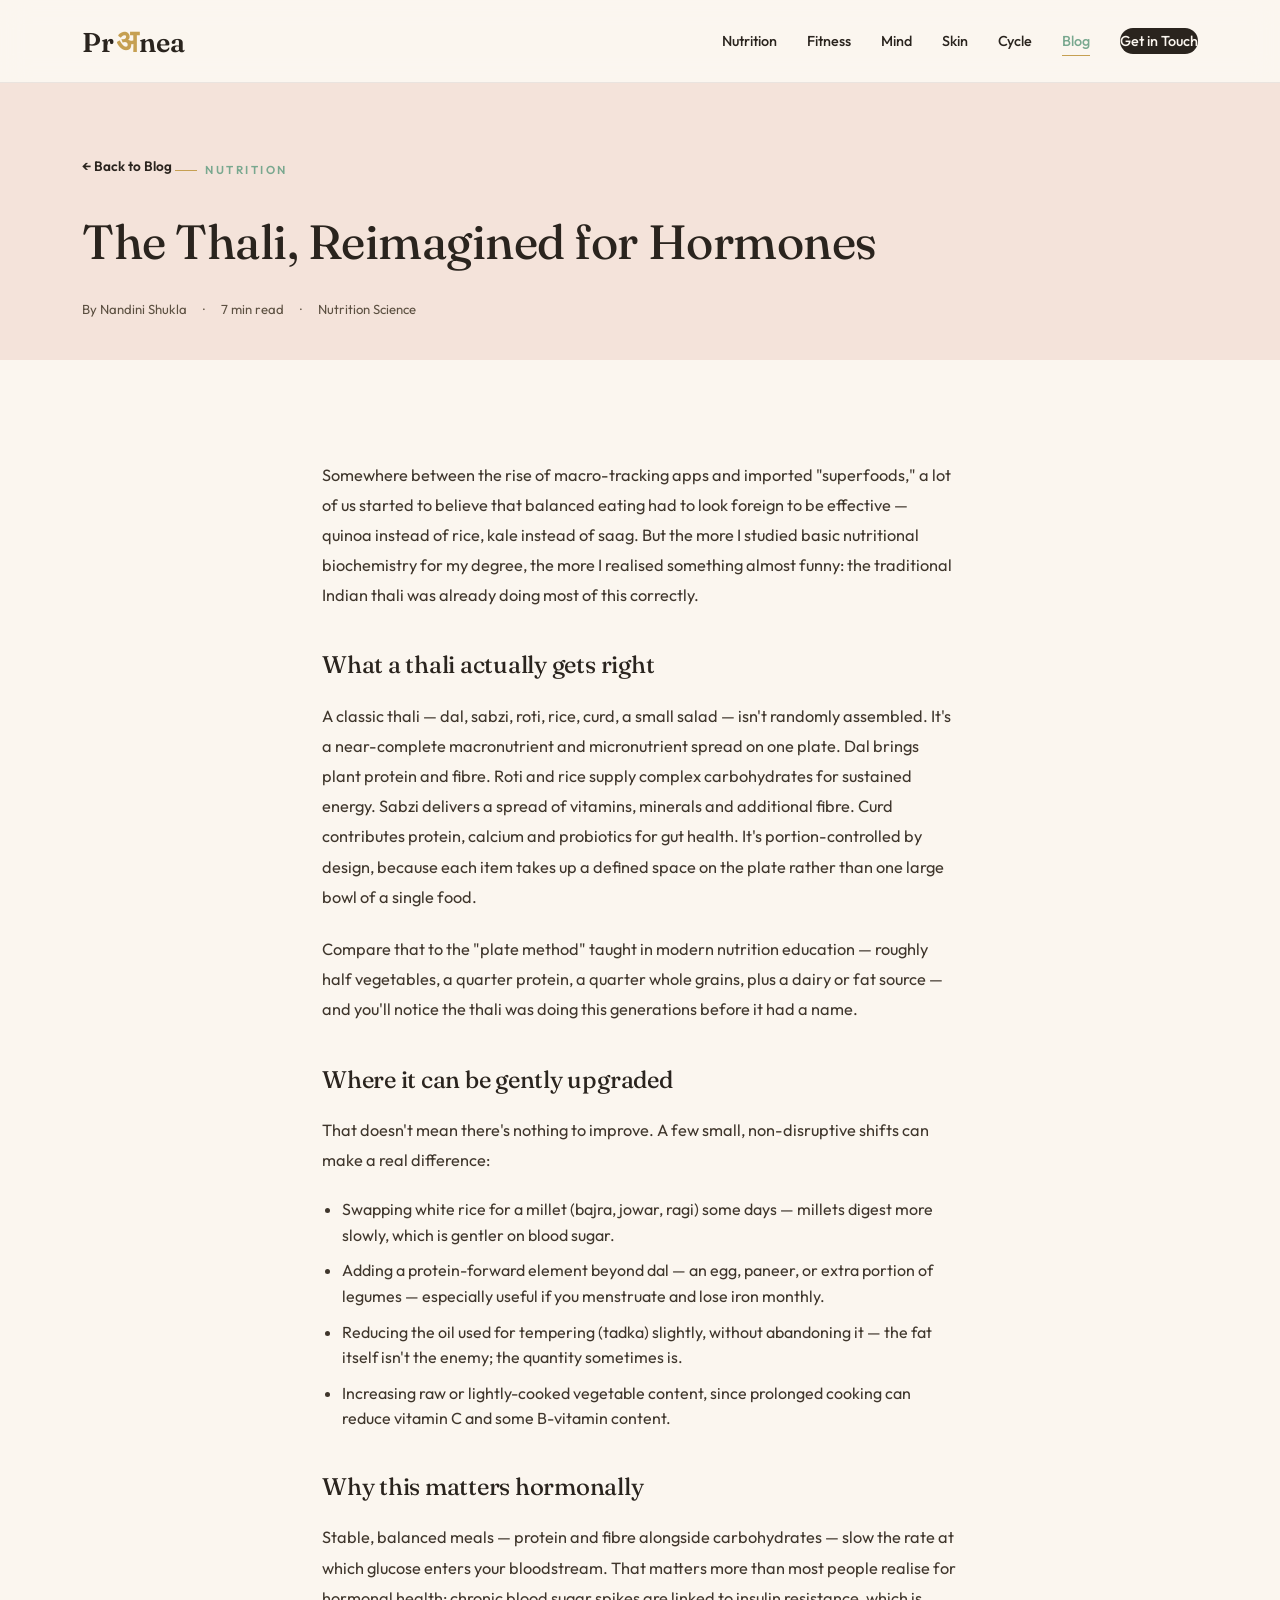
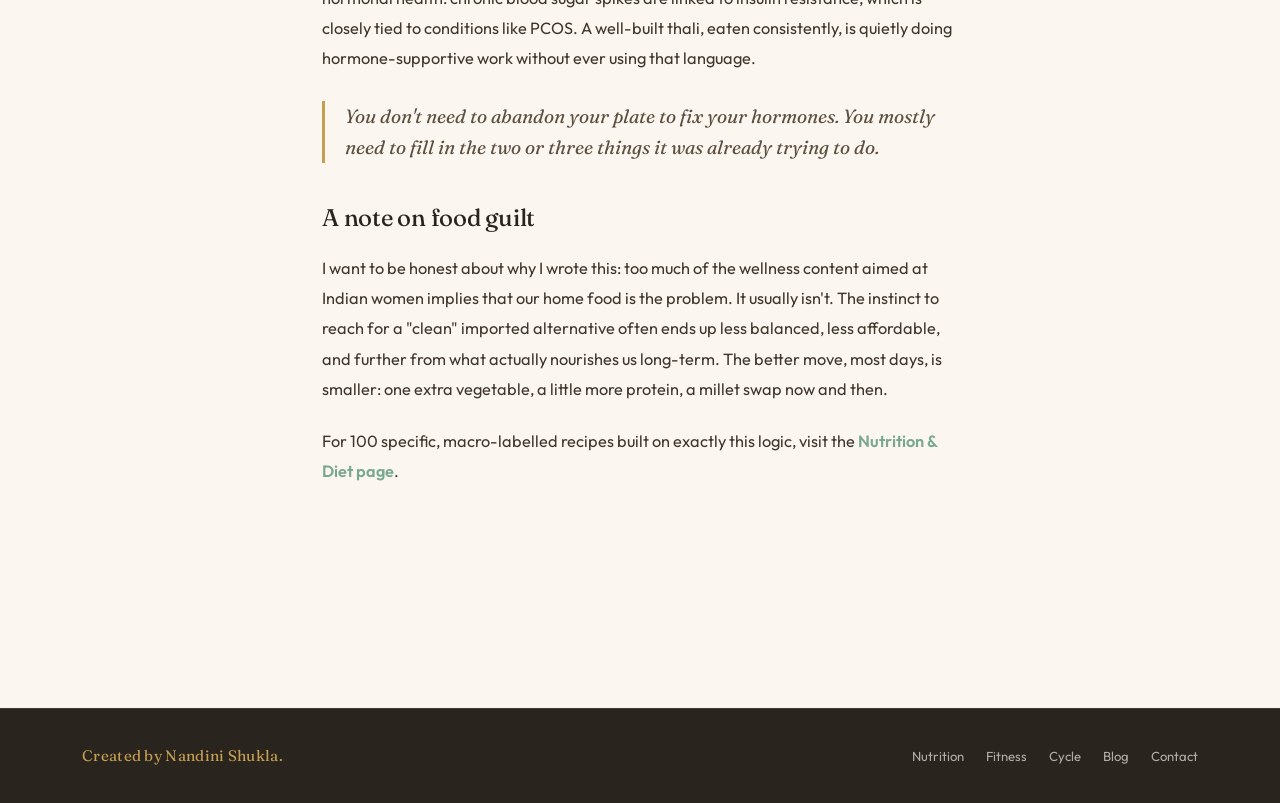
<file: blog/thali-reimagined.html>
<!DOCTYPE html>
<html lang="en">
<head>
<meta charset="UTF-8">
<meta name="viewport" content="width=device-width, initial-scale=1.0">
<title>The Thali, Reimagined for Hormones — Pranea Blog</title>
<link rel="preconnect" href="https://fonts.googleapis.com">
<link rel="preconnect" href="https://fonts.gstatic.com" crossorigin>
<link href="https://fonts.googleapis.com/css2?family=Fraunces:ital,opsz,wght@0,9..144,300;0,9..144,450;0,9..144,600;1,9..144,450&family=Outfit:wght@300;400;500;600;700&display=swap" rel="stylesheet">
<link rel="stylesheet" href="../assets/style.css">
</head>
<body>

<header>
  <nav class="wrap">
    <a href="../index.html" class="logo-mark" aria-label="Pranea — Home">Pr<span class="logo-dev">अ</span>nea</a>
    <ul class="nav-links" id="navLinks">
      <li><a href="../nutrition.html">Nutrition</a></li>
      <li><a href="../fitness.html">Fitness</a></li>
      <li><a href="../mind.html">Mind</a></li>
      <li><a href="../skin.html">Skin</a></li>
      <li><a href="../cycle.html">Cycle</a></li>
      <li><a href="../blog.html" class="active">Blog</a></li>
      <li><a href="../contact.html" class="nav-cta">Get in Touch</a></li>
    </ul>
    <button class="burger" id="burgerBtn" aria-label="Toggle menu" aria-expanded="false"><span></span><span></span><span></span></button>
  </nav>
</header>

<section class="article-hero bg-blush">
  <div class="wrap">
    <a href="../blog.html" class="back-link">← Back to Blog</a>
    <span class="eyebrow">Nutrition</span>
    <h1>The Thali, Reimagined for Hormones</h1>
    <div class="article-meta"><span>By Nandini Shukla</span><span>·</span><span>7 min read</span><span>·</span><span>Nutrition Science</span></div>
  </div>
</section>

<section class="bg-ivory">
  <div class="wrap article-body">
    <p>Somewhere between the rise of macro-tracking apps and imported "superfoods," a lot of us started to believe that balanced eating had to look foreign to be effective — quinoa instead of rice, kale instead of saag. But the more I studied basic nutritional biochemistry for my degree, the more I realised something almost funny: the traditional Indian thali was already doing most of this correctly.</p>

    <h2>What a thali actually gets right</h2>
    <p>A classic thali — dal, sabzi, roti, rice, curd, a small salad — isn't randomly assembled. It's a near-complete macronutrient and micronutrient spread on one plate. Dal brings plant protein and fibre. Roti and rice supply complex carbohydrates for sustained energy. Sabzi delivers a spread of vitamins, minerals and additional fibre. Curd contributes protein, calcium and probiotics for gut health. It's portion-controlled by design, because each item takes up a defined space on the plate rather than one large bowl of a single food.</p>

    <p>Compare that to the "plate method" taught in modern nutrition education — roughly half vegetables, a quarter protein, a quarter whole grains, plus a dairy or fat source — and you'll notice the thali was doing this generations before it had a name.</p>

    <h2>Where it can be gently upgraded</h2>
    <p>That doesn't mean there's nothing to improve. A few small, non-disruptive shifts can make a real difference:</p>
    <ul style="padding-left:20px; margin-bottom:22px;">
      <li style="list-style:disc; margin-bottom:10px; color:#3f362c;">Swapping white rice for a millet (bajra, jowar, ragi) some days — millets digest more slowly, which is gentler on blood sugar.</li>
      <li style="list-style:disc; margin-bottom:10px; color:#3f362c;">Adding a protein-forward element beyond dal — an egg, paneer, or extra portion of legumes — especially useful if you menstruate and lose iron monthly.</li>
      <li style="list-style:disc; margin-bottom:10px; color:#3f362c;">Reducing the oil used for tempering (tadka) slightly, without abandoning it — the fat itself isn't the enemy; the quantity sometimes is.</li>
      <li style="list-style:disc; color:#3f362c;">Increasing raw or lightly-cooked vegetable content, since prolonged cooking can reduce vitamin C and some B-vitamin content.</li>
    </ul>

    <h2>Why this matters hormonally</h2>
    <p>Stable, balanced meals — protein and fibre alongside carbohydrates — slow the rate at which glucose enters your bloodstream. That matters more than most people realise for hormonal health: chronic blood sugar spikes are linked to insulin resistance, which is closely tied to conditions like PCOS. A well-built thali, eaten consistently, is quietly doing hormone-supportive work without ever using that language.</p>

    <blockquote>You don't need to abandon your plate to fix your hormones. You mostly need to fill in the two or three things it was already trying to do.</blockquote>

    <h2>A note on food guilt</h2>
    <p>I want to be honest about why I wrote this: too much of the wellness content aimed at Indian women implies that our home food is the problem. It usually isn't. The instinct to reach for a "clean" imported alternative often ends up less balanced, less affordable, and further from what actually nourishes us long-term. The better move, most days, is smaller: one extra vegetable, a little more protein, a millet swap now and then.</p>

    <p>For 100 specific, macro-labelled recipes built on exactly this logic, visit the <a href="../nutrition.html" style="color:var(--emerald); font-weight:600;">Nutrition &amp; Diet page</a>.</p>
  </div>
</section>

<footer>
  <div class="wrap footer-wrap">
    <span class="footer-credit">Created by Nandini Shukla.</span>
    <ul class="footer-links">
      <li><a href="../nutrition.html">Nutrition</a></li>
      <li><a href="../fitness.html">Fitness</a></li>
      <li><a href="../cycle.html">Cycle</a></li>
      <li><a href="../blog.html">Blog</a></li>
      <li><a href="../contact.html">Contact</a></li>
    </ul>
  </div>
</footer>

<script src="../assets/main.js"></script>
</body>
</html>
</file>
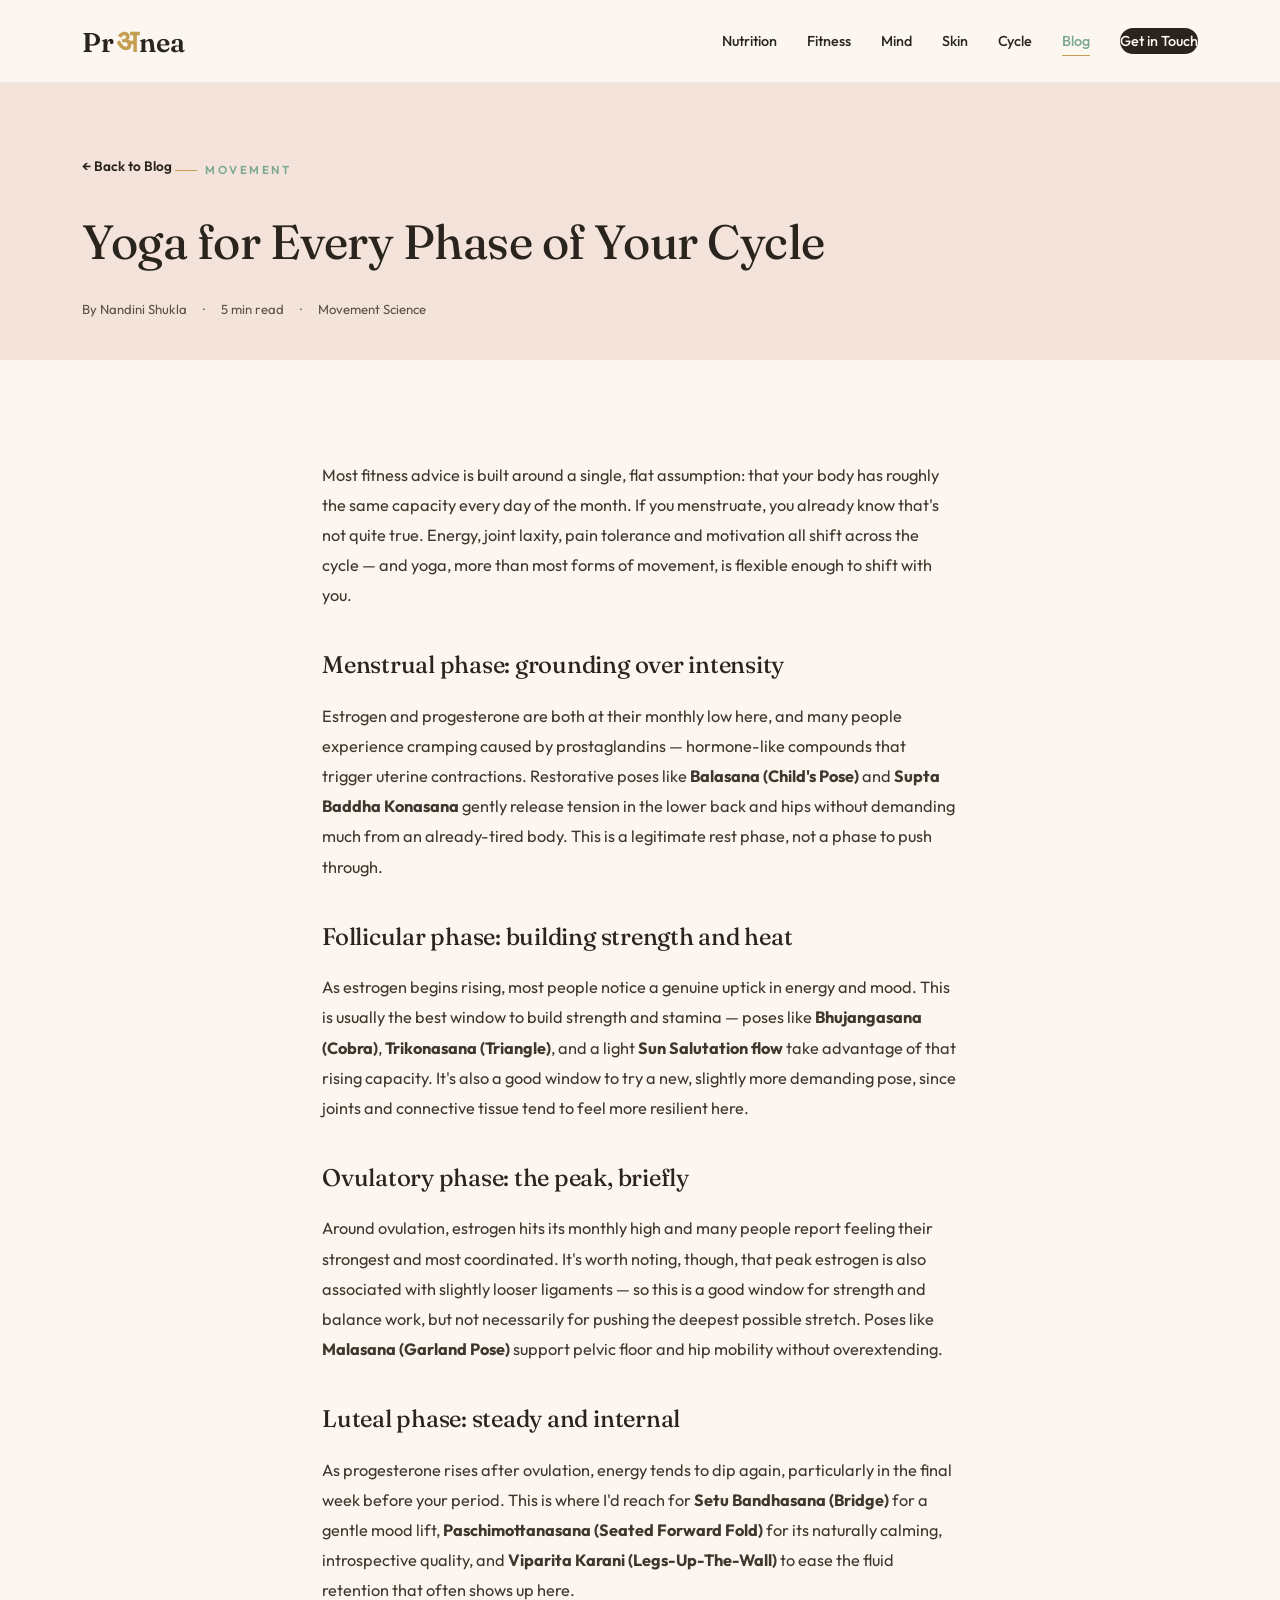
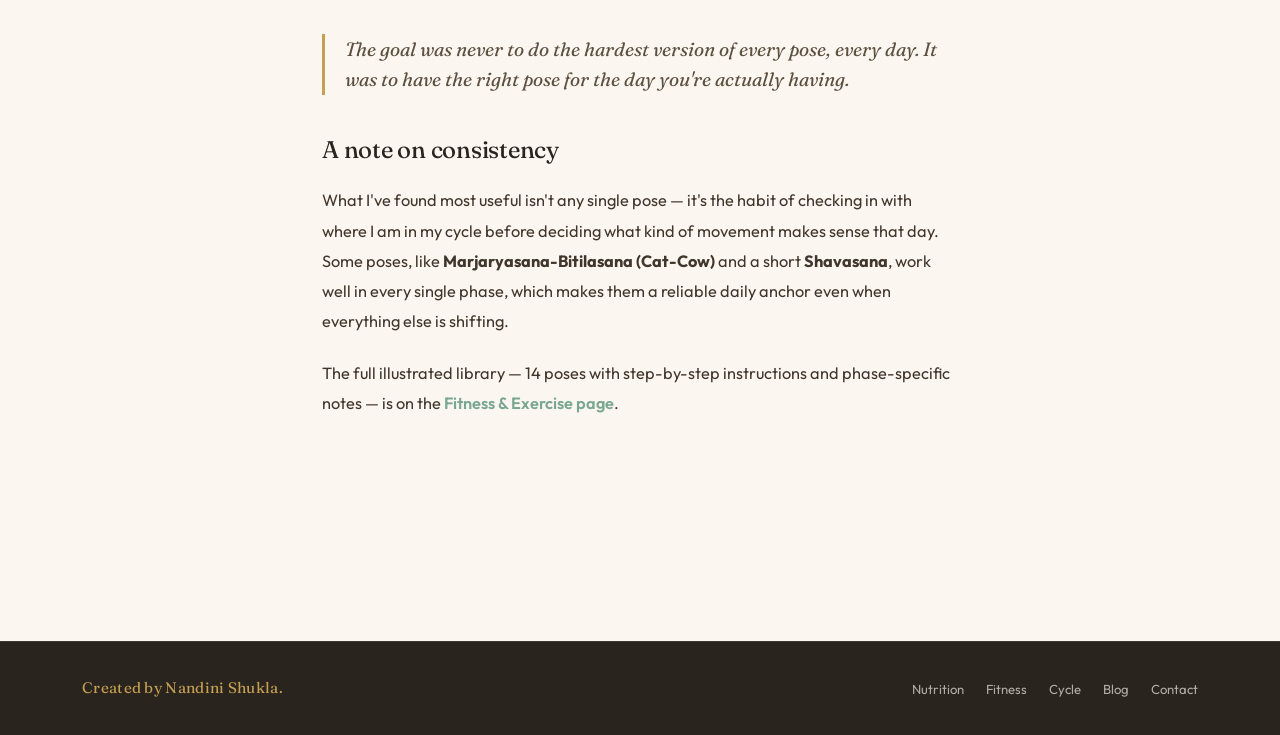
<file: blog/yoga-for-your-cycle.html>
<!DOCTYPE html>
<html lang="en">
<head>
<meta charset="UTF-8">
<meta name="viewport" content="width=device-width, initial-scale=1.0">
<title>Yoga for Every Phase of Your Cycle — Pranea Blog</title>
<link rel="preconnect" href="https://fonts.googleapis.com">
<link rel="preconnect" href="https://fonts.gstatic.com" crossorigin>
<link href="https://fonts.googleapis.com/css2?family=Fraunces:ital,opsz,wght@0,9..144,300;0,9..144,450;0,9..144,600;1,9..144,450&family=Outfit:wght@300;400;500;600;700&display=swap" rel="stylesheet">
<link rel="stylesheet" href="../assets/style.css">
</head>
<body>

<header>
  <nav class="wrap">
    <a href="../index.html" class="logo-mark" aria-label="Pranea — Home">Pr<span class="logo-dev">अ</span>nea</a>
    <ul class="nav-links" id="navLinks">
      <li><a href="../nutrition.html">Nutrition</a></li>
      <li><a href="../fitness.html">Fitness</a></li>
      <li><a href="../mind.html">Mind</a></li>
      <li><a href="../skin.html">Skin</a></li>
      <li><a href="../cycle.html">Cycle</a></li>
      <li><a href="../blog.html" class="active">Blog</a></li>
      <li><a href="../contact.html" class="nav-cta">Get in Touch</a></li>
    </ul>
    <button class="burger" id="burgerBtn" aria-label="Toggle menu" aria-expanded="false"><span></span><span></span><span></span></button>
  </nav>
</header>

<section class="article-hero bg-blush">
  <div class="wrap">
    <a href="../blog.html" class="back-link">← Back to Blog</a>
    <span class="eyebrow">Movement</span>
    <h1>Yoga for Every Phase of Your Cycle</h1>
    <div class="article-meta"><span>By Nandini Shukla</span><span>·</span><span>5 min read</span><span>·</span><span>Movement Science</span></div>
  </div>
</section>

<section class="bg-ivory">
  <div class="wrap article-body">
    <p>Most fitness advice is built around a single, flat assumption: that your body has roughly the same capacity every day of the month. If you menstruate, you already know that's not quite true. Energy, joint laxity, pain tolerance and motivation all shift across the cycle — and yoga, more than most forms of movement, is flexible enough to shift with you.</p>

    <h2>Menstrual phase: grounding over intensity</h2>
    <p>Estrogen and progesterone are both at their monthly low here, and many people experience cramping caused by prostaglandins — hormone-like compounds that trigger uterine contractions. Restorative poses like <strong>Balasana (Child's Pose)</strong> and <strong>Supta Baddha Konasana</strong> gently release tension in the lower back and hips without demanding much from an already-tired body. This is a legitimate rest phase, not a phase to push through.</p>

    <h2>Follicular phase: building strength and heat</h2>
    <p>As estrogen begins rising, most people notice a genuine uptick in energy and mood. This is usually the best window to build strength and stamina — poses like <strong>Bhujangasana (Cobra)</strong>, <strong>Trikonasana (Triangle)</strong>, and a light <strong>Sun Salutation flow</strong> take advantage of that rising capacity. It's also a good window to try a new, slightly more demanding pose, since joints and connective tissue tend to feel more resilient here.</p>

    <h2>Ovulatory phase: the peak, briefly</h2>
    <p>Around ovulation, estrogen hits its monthly high and many people report feeling their strongest and most coordinated. It's worth noting, though, that peak estrogen is also associated with slightly looser ligaments — so this is a good window for strength and balance work, but not necessarily for pushing the deepest possible stretch. Poses like <strong>Malasana (Garland Pose)</strong> support pelvic floor and hip mobility without overextending.</p>

    <h2>Luteal phase: steady and internal</h2>
    <p>As progesterone rises after ovulation, energy tends to dip again, particularly in the final week before your period. This is where I'd reach for <strong>Setu Bandhasana (Bridge)</strong> for a gentle mood lift, <strong>Paschimottanasana (Seated Forward Fold)</strong> for its naturally calming, introspective quality, and <strong>Viparita Karani (Legs-Up-The-Wall)</strong> to ease the fluid retention that often shows up here.</p>

    <blockquote>The goal was never to do the hardest version of every pose, every day. It was to have the right pose for the day you're actually having.</blockquote>

    <h2>A note on consistency</h2>
    <p>What I've found most useful isn't any single pose — it's the habit of checking in with where I am in my cycle before deciding what kind of movement makes sense that day. Some poses, like <strong>Marjaryasana-Bitilasana (Cat-Cow)</strong> and a short <strong>Shavasana</strong>, work well in every single phase, which makes them a reliable daily anchor even when everything else is shifting.</p>

    <p>The full illustrated library — 14 poses with step-by-step instructions and phase-specific notes — is on the <a href="../fitness.html" style="color:var(--emerald); font-weight:600;">Fitness &amp; Exercise page</a>.</p>
  </div>
</section>

<footer>
  <div class="wrap footer-wrap">
    <span class="footer-credit">Created by Nandini Shukla.</span>
    <ul class="footer-links">
      <li><a href="../nutrition.html">Nutrition</a></li>
      <li><a href="../fitness.html">Fitness</a></li>
      <li><a href="../cycle.html">Cycle</a></li>
      <li><a href="../blog.html">Blog</a></li>
      <li><a href="../contact.html">Contact</a></li>
    </ul>
  </div>
</footer>

<script src="../assets/main.js"></script>
</body>
</html>
</file>
<file: assets/style.css>
:root{
  --ivory:#FBF6EF;
  --blush:#F4E3DA;
  --charcoal:#2A241E;
  --lavender:#B6A3D6;
  --lavender-soft:#EAE2F6;
  --emerald:#79A88F;
  --emerald-soft:#DCEAE2;
  --gold:#C6A052;
  --gold-soft:#F0E3C2;
  --luteal:#a9876b;
  --luteal-soft:#efe6dc;
  --shadow: 0 20px 45px -20px rgba(42,36,30,0.25);
  --shadow-soft: 0 10px 30px -12px rgba(42,36,30,0.18);
  --radius-lg: 32px;
  --radius-md: 20px;
  --radius-sm: 12px;
  --serif: 'Fraunces', Georgia, serif;
  --sans: 'Outfit', 'Segoe UI', sans-serif;
}
*{box-sizing:border-box;}
html{scroll-behavior:smooth;}
body{
  margin:0; background:var(--ivory); color:var(--charcoal); font-family:var(--sans);
  line-height:1.6; -webkit-font-smoothing:antialiased; overflow-x:hidden;
}
img,svg{display:block; max-width:100%;}
a{color:inherit; text-decoration:none;}
ul,ol{list-style:none; margin:0; padding:0;}
h1,h2,h3,h4{font-family:var(--serif); font-weight:450; margin:0; letter-spacing:-0.01em;}
p{margin:0;}
button{font-family:var(--sans); cursor:pointer;}
:focus-visible{outline:2px solid var(--gold); outline-offset:3px; border-radius:4px;}

.eyebrow{ font-size:0.72rem; letter-spacing:0.22em; text-transform:uppercase; font-weight:600; color:var(--emerald); display:inline-flex; align-items:center; gap:8px; }
.eyebrow::before{ content:""; width:22px; height:1px; background:var(--gold); display:inline-block; }
.wrap{ max-width:1180px; margin:0 auto; padding:0 32px; }
section{ padding:100px 0; position:relative; }
.section-head{ max-width:640px; margin-bottom:50px; }
.section-head h2{ font-size:clamp(2rem,3.6vw,2.8rem); margin-top:14px; }
.section-head p{ margin-top:18px; font-size:1.05rem; color:#54493d; max-width:560px;}
.bg-blush{ background:var(--blush); }
.bg-ivory{ background:var(--ivory); }

.reveal{ opacity:0; transform:translateY(26px); transition:opacity .8s ease, transform .8s ease; }
.reveal.in{ opacity:1; transform:translateY(0); }
@media (prefers-reduced-motion: reduce){
  .reveal{ opacity:1; transform:none; transition:none; }
  *{ animation-duration:0.001ms !important; animation-iteration-count:1 !important; }
}
.blob{ position:absolute; border-radius:50%; filter:blur(2px); z-index:0; opacity:0.5; animation:float 14s ease-in-out infinite; }
@keyframes float{ 0%,100%{ transform:translateY(0) translateX(0);} 50%{ transform:translateY(-24px) translateX(14px);} }
.sparkle{ position:absolute; z-index:1; opacity:0.8; animation:twinkle 3.4s ease-in-out infinite; }
@keyframes twinkle{ 0%,100%{ opacity:.3; transform:scale(0.85) rotate(0deg);} 50%{ opacity:1; transform:scale(1.05) rotate(8deg);} }

/* ================= NAV ================= */
header{ position:sticky; top:0; z-index:100; background:rgba(251,246,239,0.88); backdrop-filter:blur(14px); border-bottom:1px solid rgba(42,36,30,0.08); }
nav.wrap{ display:flex; align-items:center; justify-content:space-between; height:82px; }
.logo-mark{ font-family:var(--serif); font-size:1.7rem; font-weight:600; color:var(--charcoal); display:inline-flex; align-items:baseline; gap:1px; }
.logo-dev{ color:var(--gold); font-size:1.15em; margin-left:1px; }
.nav-links{ display:flex; align-items:center; gap:30px; }
.nav-links a{ font-size:0.9rem; font-weight:500; color:var(--charcoal); position:relative; padding:4px 0; }
.nav-links a::after{ content:""; position:absolute; left:0; bottom:-2px; width:0; height:1.5px; background:var(--gold); transition:width .3s ease; }
.nav-links a:hover::after, .nav-links a.active::after{ width:100%; }
.nav-links a.active{ color:var(--emerald); }
.nav-cta{ background:var(--charcoal); color:var(--ivory) !important; padding:11px 22px; border-radius:100px; font-weight:600; font-size:0.85rem; }
.nav-cta:hover{ background:var(--gold); }
.nav-cta::after{ display:none; }
.burger{ display:none; background:none; border:none; flex-direction:column; gap:5px; padding:8px; }
.burger span{ width:24px; height:2px; background:var(--charcoal); display:block; border-radius:2px; }

/* ================= PAGE HEADER (subpages) ================= */
.page-header{ padding:70px 0 60px; position:relative; overflow:hidden; }
.page-header h1{ font-size:clamp(2.2rem,4.4vw,3.4rem); margin-top:14px; max-width:700px; }
.page-header p.lede{ font-size:1.05rem; color:#4c4136; max-width:560px; margin-top:16px; }

/* ================= BUTTONS ================= */
.btn{ display:inline-flex; align-items:center; gap:8px; padding:15px 28px; border-radius:100px; font-weight:600; font-size:0.92rem; border:1px solid transparent; transition:all .25s ease; }
.btn-primary{ background:var(--charcoal); color:var(--ivory); }
.btn-primary:hover{ background:var(--gold); transform:translateY(-2px); box-shadow:var(--shadow-soft); }
.btn-ghost{ border-color:var(--charcoal); color:var(--charcoal); background:transparent; }
.btn-ghost:hover{ background:var(--charcoal); color:var(--ivory); }
.btn-sm{ padding:9px 18px; font-size:0.8rem; }

/* ================= GRIDS / CARDS ================= */
.grid{ display:grid; gap:26px; }
.grid-2{ grid-template-columns:repeat(2, 1fr); }
.grid-3{ grid-template-columns:repeat(3, 1fr); }
.grid-4{ grid-template-columns:repeat(4, 1fr); }
.card{ background:rgba(255,255,255,0.6); border:1px solid rgba(42,36,30,0.07); border-radius:var(--radius-md); padding:32px 28px; transition:transform .3s ease, box-shadow .3s ease, border-color .3s ease; }
.card:hover{ transform:translateY(-6px); box-shadow:var(--shadow-soft); border-color:rgba(198,160,82,0.4); }
.card .icon{ width:46px; height:46px; border-radius:14px; display:flex; align-items:center; justify-content:center; margin-bottom:18px; font-size:1.3rem; }
.card h3{ font-size:1.18rem; margin-bottom:10px; }
.card p{ font-size:0.93rem; color:#5c5041; }
.icon.i-lav{ background:var(--lavender-soft); } .icon.i-em{ background:var(--emerald-soft); } .icon.i-gold{ background:var(--gold-soft); }

/* ================= HOME PREVIEW CARDS ================= */
.pillar-card{ position:relative; border-radius:var(--radius-lg); overflow:hidden; min-height:280px; display:flex; flex-direction:column; justify-content:flex-end; padding:30px; color:#fff; }
.pillar-card::before{ content:""; position:absolute; inset:0; opacity:0.92; }
.pillar-card > *{ position:relative; z-index:1; }
.pillar-card h3{ color:#fff; font-size:1.4rem; }
.pillar-card p{ color:rgba(255,255,255,0.88); font-size:0.88rem; margin-top:8px; }
.pillar-card .pillar-link{ margin-top:16px; font-size:0.8rem; font-weight:700; display:inline-flex; align-items:center; gap:6px; color:#fff; }
.pillar-card.p1::before{ background:linear-gradient(155deg,#c9975a,#a67a3e); }
.pillar-card.p2::before{ background:linear-gradient(155deg,#8f7dbf,#6f5c9e); }
.pillar-card.p3::before{ background:linear-gradient(155deg,#6fa084,#4d7963); }
.pillar-card.p4::before{ background:linear-gradient(155deg,#d19a8e,#a9695c); }
.pillar-card.p5::before{ background:linear-gradient(155deg,#b6a3d6,#8a72b3); }
.pillar-card.p6::before{ background:linear-gradient(155deg,#7a6a58,#4f4335); }

/* ================= HERO ================= */
.hero{ position:relative; padding:90px 0 120px; overflow:hidden; }
.hero .blob.b1{ width:380px; height:380px; background:radial-gradient(circle at 30% 30%, var(--lavender-soft), var(--lavender)); top:-120px; right:-90px; }
.hero .blob.b2{ width:260px; height:260px; background:radial-gradient(circle at 40% 40%, var(--emerald-soft), var(--emerald)); bottom:-70px; left:-70px; opacity:0.5; animation-delay:2s;}
.hero .blob.b3{ width:150px; height:150px; background:radial-gradient(circle, var(--gold-soft), transparent 70%); top:180px; left:8%; opacity:0.6; animation-delay:1s;}
.hero-grid{ display:grid; grid-template-columns:1.1fr 0.9fr; gap:60px; align-items:center; position:relative; z-index:2; }
.hero h1{ font-size:clamp(2.6rem, 5.2vw, 4.3rem); line-height:1.08; margin-top:20px; }
.hero h1 em{ font-style:italic; color:var(--emerald); }
.hero p.lede{ font-size:1.12rem; color:#4c4136; max-width:480px; margin-top:22px; }
.hero-ctas{ display:flex; gap:16px; margin-top:38px; flex-wrap:wrap; }
.hero-chips{ display:flex; gap:10px; flex-wrap:wrap; margin-top:44px; }
.chip{ font-size:0.75rem; font-weight:600; letter-spacing:0.03em; padding:8px 16px; border-radius:100px; background:rgba(255,255,255,0.6); border:1px solid rgba(42,36,30,0.1); color:#4c4136; }
.hero-art{ position:relative; height:440px; }
.mandala{ position:absolute; inset:0; margin:auto; width:340px; height:340px; animation:spin 60s linear infinite; }
@keyframes spin{ to{ transform:rotate(360deg);} }
.hero-art-card{ position:absolute; background:rgba(255,255,255,0.72); backdrop-filter:blur(10px); border-radius:var(--radius-md); padding:18px 20px; box-shadow:var(--shadow-soft); border:1px solid rgba(255,255,255,0.6); }
.hero-art-card.c1{ top:8%; left:0; } .hero-art-card.c2{ bottom:6%; right:0; }
.hero-art-card strong{ display:block; font-family:var(--serif); font-size:1.4rem; }
.hero-art-card span{ font-size:0.75rem; color:#6a5c4d; }

/* ================= MODULES ================= */
.module{ margin-bottom:60px; } .module:last-child{ margin-bottom:0; }
.module-head{ display:flex; gap:18px; align-items:flex-start; margin-bottom:26px; }
.module-head .icon{ margin-bottom:0; flex-shrink:0; }
.module-head h3{ font-size:1.35rem; }
.module-head p{ font-size:0.92rem; color:#5c5041; margin-top:6px; }
.sub-line{ font-size:0.92rem; color:#5c5041; }

/* ================= MEAL BALANCE ================= */
.balance-layout{ display:grid; grid-template-columns:1.1fr 0.9fr; gap:36px; align-items:center; background:rgba(255,255,255,0.6); border-radius:var(--radius-lg); padding:34px; border:1px solid rgba(42,36,30,0.07); }
.balance-checks{ display:flex; flex-direction:column; gap:10px; }
.check-pill{ display:flex; align-items:center; gap:10px; background:#fff; border:1px solid rgba(42,36,30,0.1); border-radius:100px; padding:10px 16px; font-size:0.86rem; cursor:pointer; transition:border-color .2s ease; }
.check-pill:hover{ border-color:var(--gold); }
.check-pill.small{ font-size:0.78rem; padding:8px 14px; }
.check-pill input{ accent-color:var(--gold); width:16px; height:16px; }
.balance-visual{ text-align:center; }
.plate{ width:200px; height:200px; border-radius:50%; margin:0 auto 16px; background:conic-gradient(#e8e0d4 0deg 360deg); display:flex; align-items:center; justify-content:center; box-shadow:var(--shadow); transition:background 0.5s ease; }
.plate-inner{ width:66%; height:66%; border-radius:50%; background:var(--ivory); display:flex; align-items:center; justify-content:center; font-family:var(--serif); font-size:1.5rem; }
.plate-feedback{ font-size:0.9rem; color:#4c4136; max-width:280px; margin:0 auto; }

/* ================= RECIPES ================= */
.recipe-controls{ display:grid; grid-template-columns:1.6fr 1fr 1fr 1fr; gap:12px; margin-bottom:8px; }
.recipe-controls input, .recipe-controls select{ padding:12px 14px; border-radius:10px; border:1px solid rgba(42,36,30,0.15); font-family:var(--sans); font-size:0.88rem; background:#fff; }
.recipe-count{ font-size:0.8rem; color:#8a7c6a; margin:14px 0 20px; }
.recipe-card{ display:flex; flex-direction:column; gap:10px; cursor:pointer; }
.recipe-top{ display:flex; justify-content:space-between; align-items:flex-start; gap:8px; }
.recipe-badges{ display:flex; gap:6px; flex-wrap:wrap; }
.badge{ font-size:0.62rem; font-weight:700; text-transform:uppercase; letter-spacing:0.05em; padding:4px 9px; border-radius:100px; }
.badge.cat{ background:var(--lavender-soft); color:#4a3e6b; } .badge.veg{ background:var(--emerald-soft); color:#2f5240; }
.badge.egg{ background:var(--gold-soft); color:#6b551f; } .badge.nonveg{ background:#f3d9d3; color:#8a3c2c; }
.macro-row{ display:flex; gap:14px; flex-wrap:wrap; margin-top:4px; }
.macro-row span{ font-size:0.78rem; color:#5c5041; } .macro-row strong{ color:var(--charcoal); }
.recipe-tags{ display:flex; gap:6px; flex-wrap:wrap; }
.recipe-tags span{ font-size:0.68rem; background:var(--blush); padding:4px 10px; border-radius:100px; color:#6b5a48; }
.recipe-view-link{ font-size:0.78rem; font-weight:700; color:var(--emerald); margin-top:2px; }

/* Recipe detail panel (slide-in, not popup) */
.recipe-detail{ position:fixed; top:0; right:0; height:100%; width:min(480px, 92vw); background:var(--ivory); box-shadow:-20px 0 50px rgba(0,0,0,0.25); z-index:200; transform:translateX(100%); transition:transform .4s ease; overflow-y:auto; padding:36px 30px; }
.recipe-detail.open{ transform:translateX(0); }
.recipe-detail-close{ background:var(--charcoal); color:#fff; border:none; width:36px; height:36px; border-radius:50%; font-size:1.1rem; margin-bottom:20px; }
.recipe-detail h3{ font-size:1.5rem; }
.recipe-detail-meta{ display:flex; gap:16px; margin:14px 0 18px; flex-wrap:wrap; font-size:0.8rem; color:#5c5041; }
.recipe-detail-macros{ display:grid; grid-template-columns:repeat(4,1fr); gap:8px; margin-bottom:22px; }
.recipe-detail-macros div{ background:#fff; border-radius:var(--radius-sm); padding:12px; text-align:center; border:1px solid rgba(42,36,30,0.07); }
.recipe-detail-macros strong{ display:block; font-family:var(--serif); font-size:1.2rem; }
.recipe-detail-macros span{ font-size:0.68rem; color:#8a7c6a; text-transform:uppercase; letter-spacing:0.05em; }
.recipe-detail h4{ font-size:1rem; margin:22px 0 10px; }
.recipe-detail ul, .recipe-detail ol{ padding-left:20px; }
.recipe-detail ul li{ list-style:disc; font-size:0.9rem; color:#4c4136; margin-bottom:6px; }
.recipe-detail ol li{ list-style:decimal; font-size:0.9rem; color:#4c4136; margin-bottom:8px; }
.recipe-overlay{ position:fixed; inset:0; background:rgba(42,36,30,0.35); z-index:199; opacity:0; pointer-events:none; transition:opacity .4s ease; }
.recipe-overlay.open{ opacity:1; pointer-events:auto; }

/* ================= HORMONE WHEEL / TABS ================= */
.hormone-layout{ display:grid; grid-template-columns:0.85fr 1.15fr; gap:40px; align-items:center; }
.hormone-wheel{ position:relative; width:100%; max-width:280px; margin:0 auto; aspect-ratio:1/1; border-radius:50%; box-shadow:var(--shadow); }
.hormone-wheel-inner{ position:absolute; inset:16%; border-radius:50%; background:var(--ivory); display:flex; align-items:center; justify-content:center; text-align:center; }
.hw-btn{ position:absolute; width:40px; height:40px; border-radius:50%; border:3px solid #fff; box-shadow:0 4px 10px rgba(0,0,0,0.2); font-size:1.1rem; display:flex; align-items:center; justify-content:center; transition:transform .2s ease; }
.hw-btn:hover, .hw-btn.active{ transform:scale(1.18); }
.phase-panel{ background:rgba(255,255,255,0.65); border-radius:var(--radius-md); padding:28px; border:1px solid rgba(42,36,30,0.07); }
.phase-panel h4{ font-family:var(--serif); font-size:1.2rem; margin-bottom:8px; }
.phase-panel .why{ font-size:0.88rem; color:#5c5041; margin-bottom:16px; }
.food-chips{ display:flex; gap:8px; flex-wrap:wrap; margin-bottom:18px; }
.food-chips span{ font-size:0.8rem; background:var(--gold-soft); color:#6b551f; padding:6px 14px; border-radius:100px; }
.meal-plan{ margin-top:14px; background:#fff; border-radius:var(--radius-sm); padding:16px 18px; }
.meal-plan-row{ display:flex; justify-content:space-between; font-size:0.82rem; padding:6px 0; border-bottom:1px dashed rgba(42,36,30,0.1); }
.meal-plan-row:last-child{ border-bottom:none; }
.meal-plan-row strong{ color:var(--emerald); }
.phase-tabs{ display:flex; gap:10px; flex-wrap:wrap; }
.phase-tab{ border:1.5px solid rgba(42,36,30,0.15); background:#fff; padding:10px 18px; border-radius:100px; font-size:0.85rem; font-weight:600; color:#4c4136; transition:all .25s ease; }
.phase-tab.active, .phase-tab:hover{ border-color:var(--tab-color, var(--gold)); background:var(--tab-color, var(--gold)); color:#fff; }

/* ================= SEED CYCLING ================= */
.seed-cycling{ margin-top:24px; background:var(--lavender-soft); border-radius:var(--radius-md); padding:28px; }
.seed-cycling h4{ font-family:var(--serif); font-size:1.1rem; }
.seed-science{ font-size:0.88rem; color:#4c4136; margin-top:8px; max-width:640px; }
.seed-cols{ display:grid; grid-template-columns:1fr 1fr; gap:20px; margin-top:20px; }
.seed-col{ background:#fff; border-radius:var(--radius-sm); padding:18px; display:flex; flex-direction:column; gap:8px; }
.seed-col strong{ font-size:0.9rem; } .seed-col span{ font-size:0.82rem; color:#5c5041; }
.seed-cal{ display:grid; grid-template-columns:repeat(14, 1fr); gap:6px; margin-top:26px; }
.seed-day{ aspect-ratio:1/1; border-radius:6px; background:#fff; border:1px solid rgba(42,36,30,0.12); display:flex; align-items:center; justify-content:center; font-size:0.65rem; color:#8a7c6a; cursor:pointer; transition:all .2s ease; }
.seed-day.p1{ border-color:var(--emerald); } .seed-day.p2{ border-color:var(--lavender); }
.seed-day.done{ background:var(--gold); color:#fff; border-color:var(--gold); }
.seed-streak{ margin-top:14px; font-size:0.85rem; color:#5c5041; }

/* ================= SEASONAL ================= */
.season-controls{ display:flex; gap:12px; flex-wrap:wrap; }
.season-controls select{ padding:12px 16px; border-radius:10px; border:1px solid rgba(42,36,30,0.15); font-family:var(--sans); background:#fff; font-size:0.9rem; }
.season-result{ margin-top:22px; background:rgba(255,255,255,0.65); border-radius:var(--radius-md); padding:30px; border:1px solid rgba(42,36,30,0.07); }
.season-result h4{ font-family:var(--serif); font-size:1.2rem; margin-bottom:8px; }
.season-result p{ font-size:0.9rem; color:#5c5041; margin-bottom:14px; }
.season-grid-cols{ display:grid; grid-template-columns:1fr 1fr; gap:20px; margin-top:18px; }
.season-block{ background:#fff; border-radius:var(--radius-sm); padding:18px; }
.season-block h5{ font-family:var(--sans); font-weight:700; font-size:0.82rem; text-transform:uppercase; letter-spacing:0.04em; margin-bottom:10px; }
.season-block.embrace h5{ color:var(--emerald); } .season-block.reduce h5{ color:#a9685c; }
.season-block ul{ padding-left:16px; } .season-block li{ list-style:disc; font-size:0.84rem; color:#4c4136; margin-bottom:5px; }
.ritucharya-note{ margin-top:16px; font-size:0.82rem; color:#5c5041; background:var(--gold-soft); padding:12px 16px; border-radius:var(--radius-sm); }

/* ================= ASANA LIBRARY ================= */
.asana-card{ display:flex; flex-direction:column; gap:12px; }
.asana-svg-wrap{ background:var(--lavender-soft); border-radius:var(--radius-sm); padding:16px; display:flex; align-items:center; justify-content:center; height:150px; }
.asana-name{ font-family:var(--serif); font-size:1.1rem; }
.asana-sanskrit{ font-style:italic; font-size:0.8rem; color:var(--emerald); }
.asana-female-benefit{ background:var(--gold-soft); border-radius:var(--radius-sm); padding:10px 14px; font-size:0.8rem; color:#6b551f; }
.asana-toggle{ background:none; border:none; color:var(--charcoal); font-weight:600; font-size:0.8rem; text-align:left; padding:0; text-decoration:underline; text-underline-offset:3px; }
.asana-steps{ display:none; font-size:0.84rem; color:#5c5041; padding-left:18px; margin:0; }
.asana-steps.show{ display:block; } .asana-steps li{ list-style:decimal; margin-bottom:4px; }
.asana-phase-tag{ align-self:flex-start; font-size:0.65rem; font-weight:700; text-transform:uppercase; padding:4px 10px; border-radius:100px; }

/* ================= ACCORDIONS ================= */
.info-accordion{ border:1px solid rgba(42,36,30,0.1); border-radius:var(--radius-md); margin-bottom:14px; overflow:hidden; background:rgba(255,255,255,0.6); }
.info-accordion-head{ display:flex; justify-content:space-between; align-items:center; padding:18px 22px; cursor:pointer; font-weight:600; font-size:0.95rem; }
.info-accordion-head .plus{ transition:transform .3s ease; color:var(--gold); font-size:1.3rem; }
.info-accordion.open .plus{ transform:rotate(45deg); }
.info-accordion-body{ max-height:0; overflow:hidden; transition:max-height .35s ease; padding:0 22px; }
.info-accordion.open .info-accordion-body{ padding-bottom:20px; }
.info-accordion-body p, .info-accordion-body li{ font-size:0.9rem; color:#4c4136; margin-bottom:8px; }
.info-accordion-body ul{ padding-left:18px; } .info-accordion-body li{ list-style:disc; }

/* ================= MENTAL HEALTH ================= */
.mind-grid{ display:grid; grid-template-columns:1fr 1fr; gap:30px; align-items:start; }
.mind-card{ background:var(--lavender-soft); border-radius:var(--radius-lg); padding:36px; }
.mind-card h3{ font-size:1.2rem; margin-bottom:14px; }
.prompt-box{ background:rgba(255,255,255,0.7); border-radius:var(--radius-sm); padding:22px; font-family:var(--serif); font-size:1.1rem; font-style:italic; min-height:80px; display:flex; align-items:center; }
.prompt-btn{ margin-top:16px; background:var(--charcoal); color:var(--ivory); border:none; padding:11px 22px; border-radius:100px; font-size:0.82rem; font-weight:600; }
.prompt-btn:hover{ background:var(--gold); }
.mood-row{ display:flex; gap:10px; flex-wrap:wrap; margin-top:10px; }
.mood-btn{ font-size:1.4rem; background:#fff; border:2px solid transparent; border-radius:50%; width:52px; height:52px; display:flex; align-items:center; justify-content:center; }
.mood-btn.active, .mood-btn:hover{ border-color:var(--gold); }
.mood-suggestion{ margin-top:14px; font-size:0.88rem; color:#4c4136; background:#fff; border-radius:var(--radius-sm); padding:14px 16px; min-height:20px; }

.breathe-wrap{ text-align:center; padding:10px 0; }
.breathe-svg-wrap{ width:180px; height:180px; margin:0 auto 16px; position:relative; }
.breathe-label{ position:absolute; inset:0; display:flex; align-items:center; justify-content:center; font-weight:600; font-size:0.9rem; color:var(--charcoal); }
.breathe-mode-row{ display:flex; gap:8px; justify-content:center; margin-bottom:14px; }
.mode-btn{ font-size:0.75rem; background:#fff; border:1px solid rgba(42,36,30,0.15); padding:6px 14px; border-radius:100px; }
.mode-btn.active{ background:var(--emerald); color:#fff; border-color:var(--emerald); }
.lotus-petal{ transition:transform 4s ease-in-out; transform-box:fill-box; transform-origin:center; }

.sleep-quiz{ margin-top:26px; }
.sleep-list li{ display:flex; gap:12px; padding:10px 0; font-size:0.9rem; align-items:flex-start; }
.sleep-list input{ margin-top:4px; accent-color:var(--gold); }
.sleep-score{ margin-top:14px; font-size:0.9rem; font-weight:600; color:var(--emerald); }

.grounding-steps{ display:flex; flex-direction:column; gap:10px; margin-top:14px; }
.grounding-step{ background:#fff; border-radius:var(--radius-sm); padding:14px 18px; font-size:0.88rem; display:none; }
.grounding-step.show{ display:block; }

/* ================= SKIN — CYCLE TIMELINE ================= */
.skin-timeline{ display:flex; justify-content:space-between; margin:36px 0 30px; position:relative; }
.skin-timeline::before{ content:""; position:absolute; top:22px; left:0; right:0; height:2px; background:rgba(42,36,30,0.12); z-index:0; }
.skin-tl-node{ position:relative; z-index:1; text-align:center; cursor:pointer; flex:1; }
.skin-tl-dot{ width:44px; height:44px; border-radius:50%; background:#fff; border:3px solid rgba(42,36,30,0.15); display:flex; align-items:center; justify-content:center; margin:0 auto 8px; font-size:1.2rem; transition:all .2s ease; }
.skin-tl-node.active .skin-tl-dot{ border-color:var(--tab-color); background:var(--tab-color); }
.skin-tl-node span{ font-size:0.75rem; font-weight:600; color:#5c5041; }
.skin-panel{ background:rgba(255,255,255,0.65); border-radius:var(--radius-lg); padding:34px; border:1px solid rgba(42,36,30,0.07); }
.skin-panel h4{ font-family:var(--serif); font-size:1.3rem; }
.skin-panel .expect{ font-size:0.92rem; color:#5c5041; margin:12px 0 22px; max-width:640px; }
.skin-cols{ display:grid; grid-template-columns:1fr 1fr; gap:20px; }
.skin-block{ background:#fff; border-radius:var(--radius-sm); padding:18px 20px; }
.skin-block h5{ font-size:0.85rem; text-transform:uppercase; letter-spacing:0.04em; margin-bottom:10px; color:var(--emerald); }
.skin-block ul{ padding-left:16px; } .skin-block li{ list-style:disc; font-size:0.85rem; color:#4c4136; margin-bottom:6px; }

/* ================= CYCLE PAGE ================= */
.wheel-wrap{ position:relative; width:100%; max-width:320px; margin:0 auto; aspect-ratio:1/1; }
.wheel{ width:100%; height:100%; border-radius:50%; position:relative; box-shadow:var(--shadow); }
.wheel-inner{ position:absolute; inset:14%; border-radius:50%; background:var(--ivory); display:flex; flex-direction:column; align-items:center; justify-content:center; text-align:center; box-shadow:inset 0 0 0 1px rgba(42,36,30,0.06); }
.wheel-inner .day-num{ font-family:var(--serif); font-size:2.2rem; }
.wheel-inner .phase-name{ font-size:0.76rem; font-weight:600; color:var(--emerald); margin-top:4px; text-transform:uppercase; letter-spacing:0.06em;}
.wheel-marker{ position:absolute; width:16px; height:16px; border-radius:50%; background:var(--gold); border:3px solid var(--ivory); box-shadow:0 2px 8px rgba(0,0,0,0.25); top:0; left:0; transform:translate(-50%,-50%); }
.cycle-form{ display:grid; grid-template-columns:1fr 1fr; gap:18px; margin-bottom:20px; }
.field{ display:flex; flex-direction:column; gap:6px; }
.field label{ font-size:0.78rem; font-weight:600; color:#5c5041; }
.field input, .field select{ padding:12px 14px; border-radius:10px; border:1px solid rgba(42,36,30,0.18); font-family:var(--sans); font-size:0.92rem; background:#fff; }
.field input:focus{ border-color:var(--gold); }
.cycle-results{ display:grid; grid-template-columns:1fr 1fr; gap:14px; margin-top:22px; }
.result-pill{ background:#fff; border-radius:var(--radius-sm); padding:16px 18px; border:1px solid rgba(42,36,30,0.07); }
.result-pill .label{ font-size:0.72rem; text-transform:uppercase; letter-spacing:0.06em; color:#8a7c6a; font-weight:600; }
.result-pill .value{ font-family:var(--serif); font-size:1.2rem; margin-top:4px; }
.disclaimer{ font-size:0.76rem; color:#8a7c6a; margin-top:18px; line-height:1.5; }
.fun-fact{ margin-top:24px; background:var(--gold-soft); border-radius:var(--radius-md); padding:20px 24px; font-size:0.88rem; color:#6b551f; }
.hormone-chart{ margin-top:40px; background:rgba(255,255,255,0.65); border-radius:var(--radius-lg); padding:30px; border:1px solid rgba(42,36,30,0.07); }
.hormone-chart h4{ font-family:var(--serif); font-size:1.2rem; margin-bottom:6px; }
.hormone-legend{ display:flex; gap:16px; flex-wrap:wrap; margin-top:14px; font-size:0.78rem; }
.hormone-legend span{ display:inline-flex; align-items:center; gap:6px; }
.hormone-legend i{ width:12px; height:12px; border-radius:50%; display:inline-block; }
.trivia-strip{ margin-top:60px; }
.trivia-strip h3{ font-size:1.3rem; margin-bottom:22px; }

/* ---- Unit toggle ---- */
.unit-toggle{ display:inline-flex; background:#fff; border-radius:100px; padding:4px; border:1px solid rgba(42,36,30,0.15); margin-bottom:30px; }
.unit-toggle button{ border:none; background:none; padding:9px 20px; border-radius:100px; font-size:0.82rem; font-weight:600; color:#8a7c6a; }
.unit-toggle button.active{ background:var(--charcoal); color:#fff; }

.calc-grid{ margin-top:10px; display:grid; grid-template-columns:repeat(2,1fr); gap:22px; }
.calc-card{ background:#fff; border-radius:var(--radius-md); padding:26px; border:1px solid rgba(42,36,30,0.07); }
.calc-card h4{ font-family:var(--serif); font-size:1.1rem; margin-bottom:14px; }
.calc-form{ display:grid; grid-template-columns:1fr 1fr; gap:12px; }
.calc-btn{ width:100%; justify-content:center; margin-top:14px; padding:12px 20px; }
.calc-result{ margin-top:16px; font-size:0.9rem; color:#33513f; }
.calc-result .big{ font-family:var(--serif); font-size:1.6rem; color:var(--charcoal); display:block; margin-bottom:4px; }
.quick-add{ display:flex; gap:8px; flex-wrap:wrap; margin-top:10px; }
.quick-add button{ background:var(--emerald-soft); border:none; padding:8px 14px; border-radius:100px; font-size:0.78rem; font-weight:600; color:#2f5240; }
.quick-add button:hover{ background:var(--emerald); color:#fff; }
.macro-bars{ margin-top:16px; display:flex; flex-direction:column; gap:10px; }
.bar-row{ font-size:0.78rem; }
.bar-row .bar-label{ display:flex; justify-content:space-between; margin-bottom:4px; color:#5c5041; }
.bar-track{ background:#eee2d5; border-radius:100px; height:8px; overflow:hidden; }
.bar-fill{ height:100%; border-radius:100px; background:var(--gold); transition:width .4s ease; }
.imp-fields{ display:none; }
.imp-fields.show{ display:grid; }
.met-fields.hide{ display:none; }

/* ================= BLOG ================= */
.blog-grid{ grid-template-columns:repeat(3,1fr); }
.blog-card{ border-radius:var(--radius-md); overflow:hidden; background:#fff; border:1px solid rgba(42,36,30,0.07); transition:transform .3s ease, box-shadow .3s ease; display:block; }
.blog-card:hover{ transform:translateY(-6px); box-shadow:var(--shadow-soft); }
.blog-thumb{ height:150px; display:flex; align-items:center; justify-content:center; font-size:2rem; }
.blog-body{ padding:22px 22px 26px; }
.blog-tag{ font-size:0.7rem; font-weight:700; text-transform:uppercase; letter-spacing:0.06em; color:var(--emerald); }
.blog-body h3{ font-size:1.08rem; margin-top:8px; margin-bottom:8px; }
.blog-body p{ font-size:0.86rem; color:#5c5041; }
.blog-meta{ font-size:0.72rem; color:#8a7c6a; margin-top:10px; }
.blog-read{ margin-top:14px; font-size:0.82rem; font-weight:600; color:var(--charcoal); display:inline-flex; align-items:center; gap:6px; }

.article-hero{ padding:70px 0 40px; }
.article-hero .eyebrow{ margin-bottom:12px; }
.article-hero h1{ font-size:clamp(2rem,4vw,3rem); }
.article-meta{ display:flex; gap:16px; margin-top:18px; font-size:0.82rem; color:#5c5041; flex-wrap:wrap; }
.article-body{ max-width:700px; margin:0 auto; padding-bottom:100px; }
.article-body p{ font-size:1.02rem; color:#3f362c; margin-bottom:22px; line-height:1.85; }
.article-body h2{ font-size:1.5rem; margin:36px 0 16px; }
.article-body blockquote{ border-left:3px solid var(--gold); padding-left:20px; font-style:italic; font-family:var(--serif); font-size:1.2rem; margin:28px 0; color:#5c5041; }
.back-link{ display:inline-flex; align-items:center; gap:8px; font-size:0.85rem; font-weight:600; margin-bottom:26px; }

/* ================= CONTACT ================= */
.contact-dark{ background:var(--charcoal); color:var(--ivory); }
.contact-dark .eyebrow{ color:var(--gold); } .contact-dark .eyebrow::before{ background:var(--gold); }
.contact-dark .section-head p{ color:rgba(251,246,239,0.7); }
.contact-layout{ display:grid; grid-template-columns:1fr 1fr; gap:56px; }
.contact-form{ display:flex; flex-direction:column; gap:16px; }
.contact-form input, .contact-form textarea{ width:100%; padding:14px 16px; border-radius:12px; border:1px solid rgba(251,246,239,0.2); background:rgba(251,246,239,0.06); color:var(--ivory); font-family:var(--sans); font-size:0.92rem; }
.contact-form input::placeholder, .contact-form textarea::placeholder{ color:rgba(251,246,239,0.45); }
.contact-form textarea{ min-height:120px; resize:vertical; }
.contact-form button{ background:var(--gold); color:#2A241E; border:none; padding:15px 20px; border-radius:100px; font-weight:700; font-size:0.92rem; margin-top:6px; }
.contact-form button:hover{ background:#e0c176; }
.form-note{ font-size:0.8rem; color:rgba(251,246,239,0.55); margin-top:4px; display:none; }
.form-note.show{ display:block; }
.newsletter-card{ background:rgba(251,246,239,0.06); border:1px solid rgba(251,246,239,0.14); border-radius:var(--radius-md); padding:32px; }
.newsletter-card h3{ color:var(--ivory); font-size:1.25rem; margin-bottom:10px; }
.newsletter-card p{ color:rgba(251,246,239,0.7); font-size:0.92rem; margin-bottom:20px; }
.newsletter-row{ display:flex; gap:10px; flex-wrap:wrap; }
.newsletter-row input{ flex:1; min-width:180px; }
.newsletter-row button{ background:var(--emerald); color:#fff; border:none; padding:0 22px; border-radius:100px; font-weight:600; font-size:0.86rem; }
.newsletter-row button:hover{ background:#5f8b73; }
.contact-info{ margin-top:28px; display:flex; flex-direction:column; gap:10px; font-size:0.88rem; color:rgba(251,246,239,0.7); }

/* ================= FOOTER ================= */
footer{ background:var(--charcoal); border-top:1px solid rgba(251,246,239,0.1); padding:34px 0; }
.footer-wrap{ display:flex; justify-content:space-between; align-items:center; flex-wrap:wrap; gap:14px; }
.footer-credit{ color:var(--gold); font-family:var(--serif); font-size:0.95rem; letter-spacing:0.02em; }
.footer-links{ display:flex; gap:22px; flex-wrap:wrap; }
.footer-links a{ color:rgba(251,246,239,0.65); font-size:0.82rem; }
.footer-links a:hover{ color:var(--gold); }

/* ================= RESPONSIVE ================= */
@media (max-width:980px){
  .hero-grid, .balance-layout, .hormone-layout, .season-grid-cols, .skin-cols, .seed-cols, .calc-grid, .contact-layout, .mind-grid{ grid-template-columns:1fr; }
  .hero-art{ display:none; }
  .grid-4{ grid-template-columns:repeat(2,1fr); }
  .grid-3{ grid-template-columns:repeat(2,1fr); }
  .blog-grid{ grid-template-columns:repeat(2,1fr); }
  .recipe-controls{ grid-template-columns:1fr 1fr; }
  .seed-cal{ grid-template-columns:repeat(7,1fr); }
}
@media (max-width:720px){
  .nav-links{ position:fixed; top:82px; left:0; right:0; background:var(--ivory); flex-direction:column; align-items:flex-start; padding:24px 32px; gap:18px; border-bottom:1px solid rgba(42,36,30,0.1); transform:translateY(-130%); transition:transform .35s ease; z-index:99; max-height:80vh; overflow-y:auto; }
  .nav-links.open{ transform:translateY(0); }
  .burger{ display:flex; }
  section{ padding:70px 0; }
  .grid-4, .grid-3, .grid-2, .blog-grid{ grid-template-columns:1fr; }
  .recipe-controls, .calc-form, .cycle-form, .skin-timeline{ grid-template-columns:1fr; }
  .skin-timeline{ display:flex; flex-wrap:wrap; gap:16px; }
  .skin-timeline::before{ display:none; }
  .recipe-detail{ width:100vw; }
}
</file>
